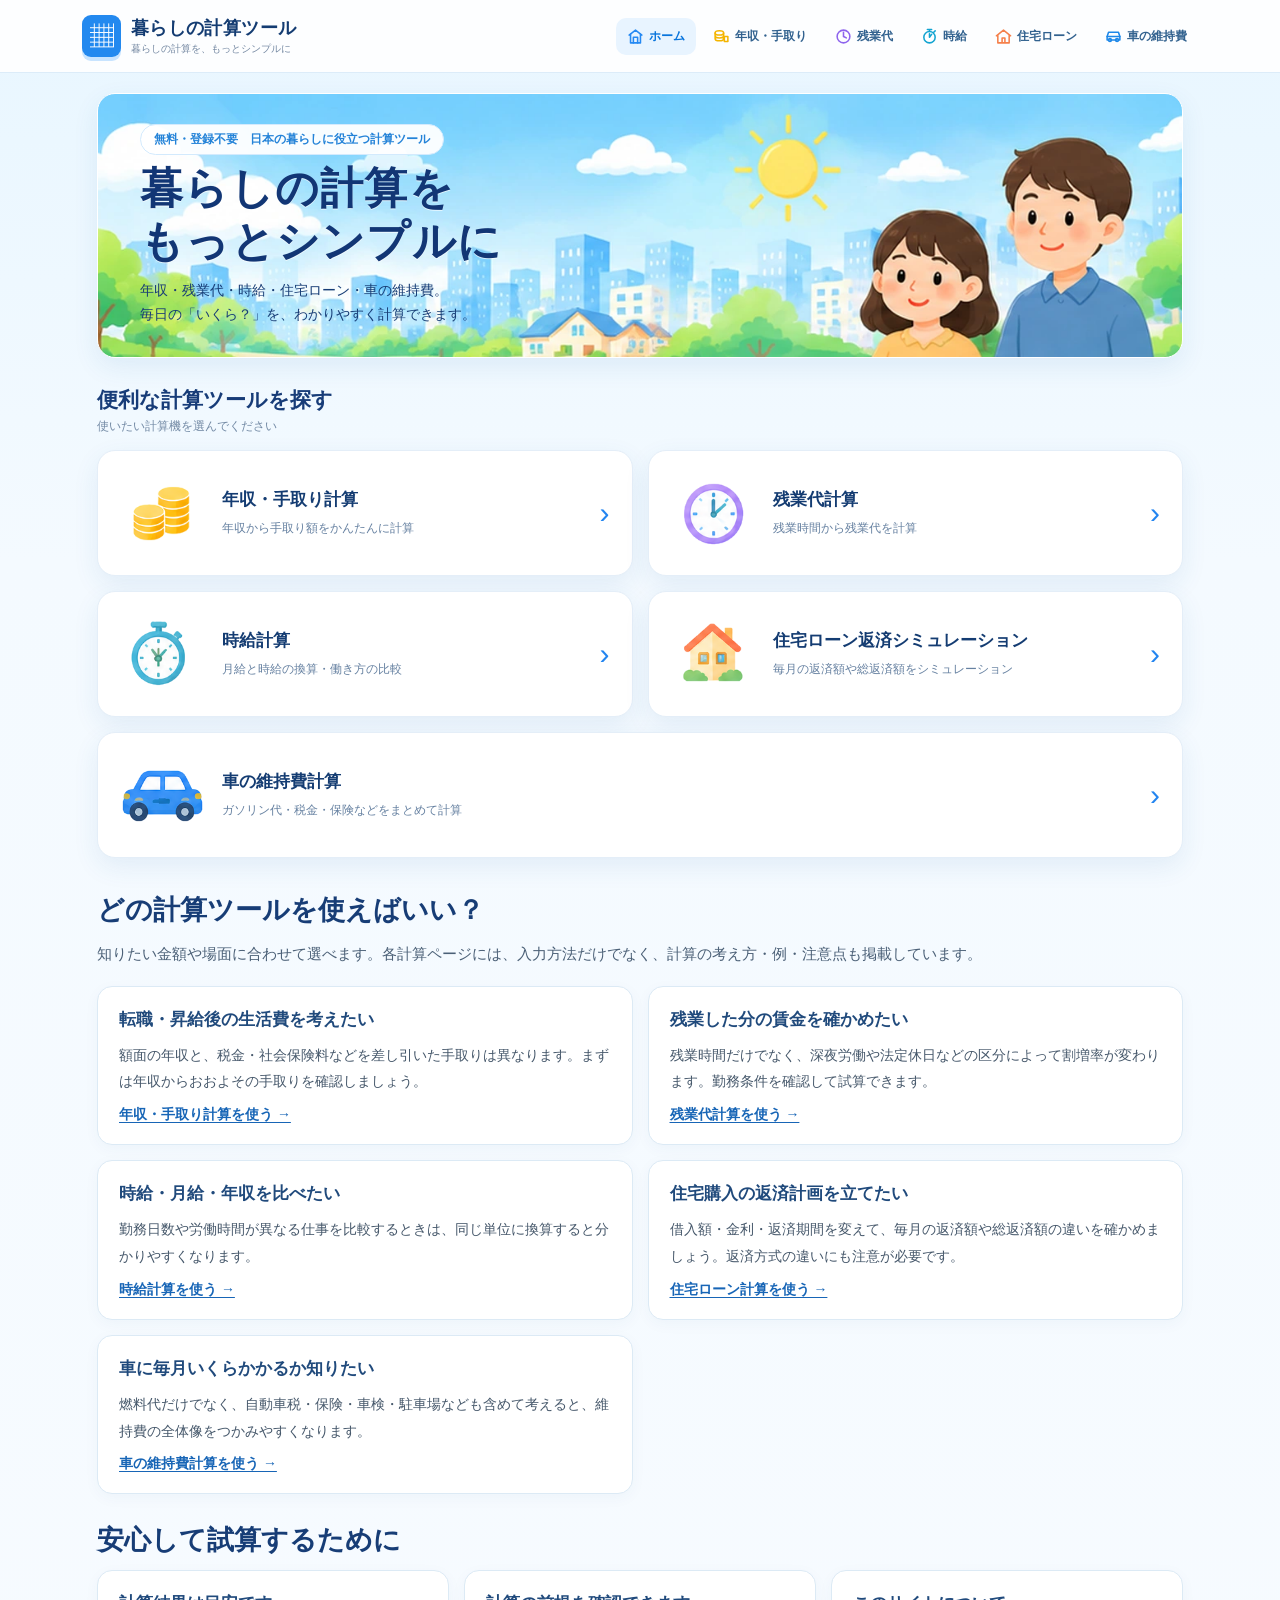
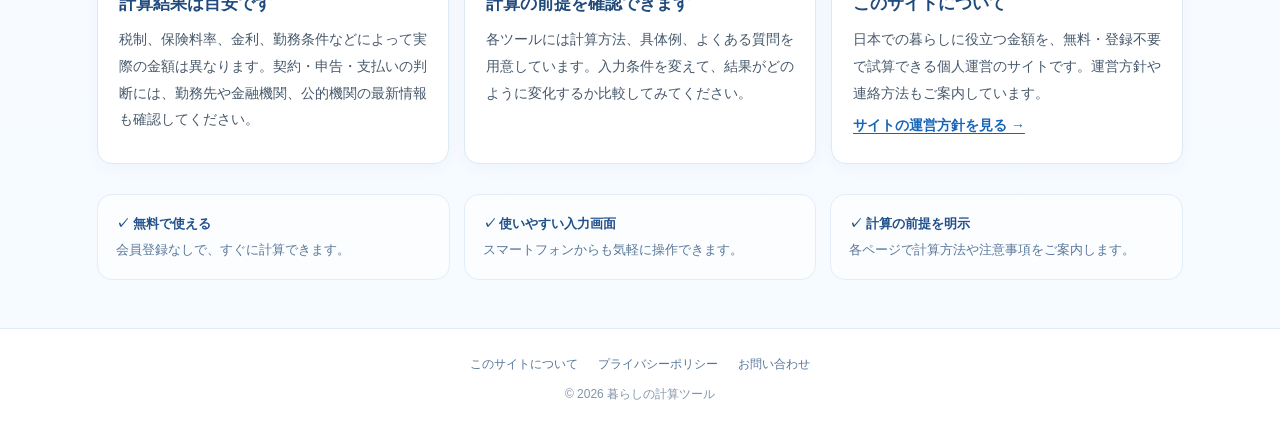
<file: index.html>
<!DOCTYPE html>

<html lang="ja"><head><meta content="ca-pub-7493976070389751" name="google-adsense-account"/><meta charset="utf-8"><meta content="width=device-width, initial-scale=1" name="viewport"/><title>暮らしの計算ツール｜年収・残業代・住宅ローンなど無料で計算</title><meta content="年収・手取り、残業代、時給、住宅ローン、車の維持費を無料で試算。暮らしに役立つ計算ツールをまとめました。登録不要でスマホからも使えます。" name="description"/><link href="./assets/a3.css" rel="stylesheet"/><link href="https://babydragon-zh.github.io/" rel="canonical"/><script type="application/ld+json">{"@context": "https://schema.org", "@type": "WebSite", "name": "暮らしの計算ツール", "url": "https://babydragon-zh.github.io/", "inLanguage": "ja"}</script></meta><style id="home-guide-style">.home-guide{margin:34px 0 28px}.home-guide h2{font-size:clamp(21px,2.4vw,27px);color:#173d76;margin:0 0 12px}.home-guide .guide-lead{line-height:1.9;color:#4b6077;margin:0 0 17px}.guide-grid{display:grid;grid-template-columns:repeat(2,minmax(0,1fr));gap:15px}.guide-card{border:1px solid #dceaf5;border-radius:15px;background:#fff;padding:20px 21px;box-shadow:0 4px 15px rgba(32,80,130,.04)}.guide-card h3{font-size:17px;color:#204a7c;margin:0 0 9px;line-height:1.55}.guide-card p{font-size:14px;color:#46586b;line-height:1.9;margin:0 0 10px}.guide-card a{font-size:14px;font-weight:700;color:#1765b6;text-decoration:underline;text-underline-offset:3px}.home-notes{margin-top:28px}.home-notes .guide-grid{grid-template-columns:repeat(3,minmax(0,1fr))}@media(max-width:720px){.guide-grid,.home-notes .guide-grid{grid-template-columns:1fr}.guide-card{padding:17px}.home-guide{margin:27px 0}}</style></head><body><header class="site-header"><div class="head-inner"><a class="brand" href="./index.html"><span class="brand-mark">▦</span><span><strong>暮らしの計算ツール</strong><small>暮らしの計算を、もっとシンプルに</small></span></a><nav aria-label="メインナビゲーション" class="nav"><a class="active" href="./index.html"><img alt="" aria-hidden="true" class="nav-icon" src="./assets/nav-home.svg"/>ホーム</a><a class="" href="./salary.html"><img alt="" aria-hidden="true" class="nav-icon" src="./assets/nav-salary.svg"/>年収・手取り</a><a class="" href="./overtime.html"><img alt="" aria-hidden="true" class="nav-icon" src="./assets/nav-overtime.svg"/>残業代</a><a class="" href="./hourly.html"><img alt="" aria-hidden="true" class="nav-icon" src="./assets/nav-hourly.svg"/>時給</a><a class="" href="./mortgage.html"><img alt="" aria-hidden="true" class="nav-icon" src="./assets/nav-mortgage.svg"/>住宅ローン</a><a class="" href="./car.html"><img alt="" aria-hidden="true" class="nav-icon" src="./assets/nav-car.svg"/>車の維持費</a></nav></div></header><main class="wrap"><section class="hero approved-art-hero approved-art-home"><div><span class="pill">無料・登録不要　日本の暮らしに役立つ計算ツール</span><h1>暮らしの計算を<br/>もっとシンプルに</h1><p>年収・残業代・時給・住宅ローン・車の維持費。<br/>毎日の「いくら？」を、わかりやすく計算できます。</p></div></section><h2 class="section-title">便利な計算ツールを探す<small>使いたい計算機を選んでください</small></h2><section aria-label="計算機一覧" class="tools"><a class="tool" href="./salary.html"><img alt="" aria-hidden="true" class="tool-icon" src="./assets/mockup-coins.png"/><span><strong>年収・手取り計算</strong><small>年収から手取り額をかんたんに計算</small></span><span aria-hidden="true" class="tool-arrow">›</span></a><a class="tool" href="./overtime.html"><img alt="" aria-hidden="true" class="tool-icon" src="./assets/mockup-clock.png"/><span><strong>残業代計算</strong><small>残業時間から残業代を計算</small></span><span aria-hidden="true" class="tool-arrow">›</span></a><a class="tool" href="./hourly.html"><img alt="" aria-hidden="true" class="tool-icon" src="./assets/mockup-hourly.png"/><span><strong>時給計算</strong><small>月給と時給の換算・働き方の比較</small></span><span aria-hidden="true" class="tool-arrow">›</span></a><a class="tool" href="./mortgage.html"><img alt="" aria-hidden="true" class="tool-icon" src="./assets/mockup-house.png"/><span><strong>住宅ローン返済シミュレーション</strong><small>毎月の返済額や総返済額をシミュレーション</small></span><span aria-hidden="true" class="tool-arrow">›</span></a><a class="tool tool-wide" href="./car.html"><img alt="" aria-hidden="true" class="tool-icon" src="./assets/mockup-car.png"/><span><strong>車の維持費計算</strong><small>ガソリン代・税金・保険などをまとめて計算</small></span><span aria-hidden="true" class="tool-arrow">›</span></a></section><section aria-labelledby="guide-title" class="home-guide">
<h2 id="guide-title">どの計算ツールを使えばいい？</h2>
<p class="guide-lead">知りたい金額や場面に合わせて選べます。各計算ページには、入力方法だけでなく、計算の考え方・例・注意点も掲載しています。</p>
<div class="guide-grid">
<article class="guide-card"><h3>転職・昇給後の生活費を考えたい</h3><p>額面の年収と、税金・社会保険料などを差し引いた手取りは異なります。まずは年収からおおよその手取りを確認しましょう。</p><a href="./salary.html">年収・手取り計算を使う →</a></article>
<article class="guide-card"><h3>残業した分の賃金を確かめたい</h3><p>残業時間だけでなく、深夜労働や法定休日などの区分によって割増率が変わります。勤務条件を確認して試算できます。</p><a href="./overtime.html">残業代計算を使う →</a></article>
<article class="guide-card"><h3>時給・月給・年収を比べたい</h3><p>勤務日数や労働時間が異なる仕事を比較するときは、同じ単位に換算すると分かりやすくなります。</p><a href="./hourly.html">時給計算を使う →</a></article>
<article class="guide-card"><h3>住宅購入の返済計画を立てたい</h3><p>借入額・金利・返済期間を変えて、毎月の返済額や総返済額の違いを確かめましょう。返済方式の違いにも注意が必要です。</p><a href="./mortgage.html">住宅ローン計算を使う →</a></article>
<article class="guide-card"><h3>車に毎月いくらかかるか知りたい</h3><p>燃料代だけでなく、自動車税・保険・車検・駐車場なども含めて考えると、維持費の全体像をつかみやすくなります。</p><a href="./car.html">車の維持費計算を使う →</a></article>
</div>
</section>
<section aria-labelledby="notes-title" class="home-guide home-notes"><h2 id="notes-title">安心して試算するために</h2><div class="guide-grid"><div class="guide-card"><h3>計算結果は目安です</h3><p>税制、保険料率、金利、勤務条件などによって実際の金額は異なります。契約・申告・支払いの判断には、勤務先や金融機関、公的機関の最新情報も確認してください。</p></div><div class="guide-card"><h3>計算の前提を確認できます</h3><p>各ツールには計算方法、具体例、よくある質問を用意しています。入力条件を変えて、結果がどのように変化するか比較してみてください。</p></div><div class="guide-card"><h3>このサイトについて</h3><p>日本での暮らしに役立つ金額を、無料・登録不要で試算できる個人運営のサイトです。運営方針や連絡方法もご案内しています。</p><a href="./about.html">サイトの運営方針を見る →</a></div></div></section>
<section class="info-strip"><div class="info-item"><strong>✓ 無料で使える</strong>会員登録なしで、すぐに計算できます。</div><div class="info-item"><strong>✓ 使いやすい入力画面</strong>スマートフォンからも気軽に操作できます。</div><div class="info-item"><strong>✓ 計算の前提を明示</strong>各ページで計算方法や注意事項をご案内します。</div></section></main><footer class="footer"><div><a href="./about.html">このサイトについて</a><a href="./privacy.html">プライバシーポリシー</a><a href="./contact.html">お問い合わせ</a></div><p>© 2026 暮らしの計算ツール</p></footer></body></html>
</file>
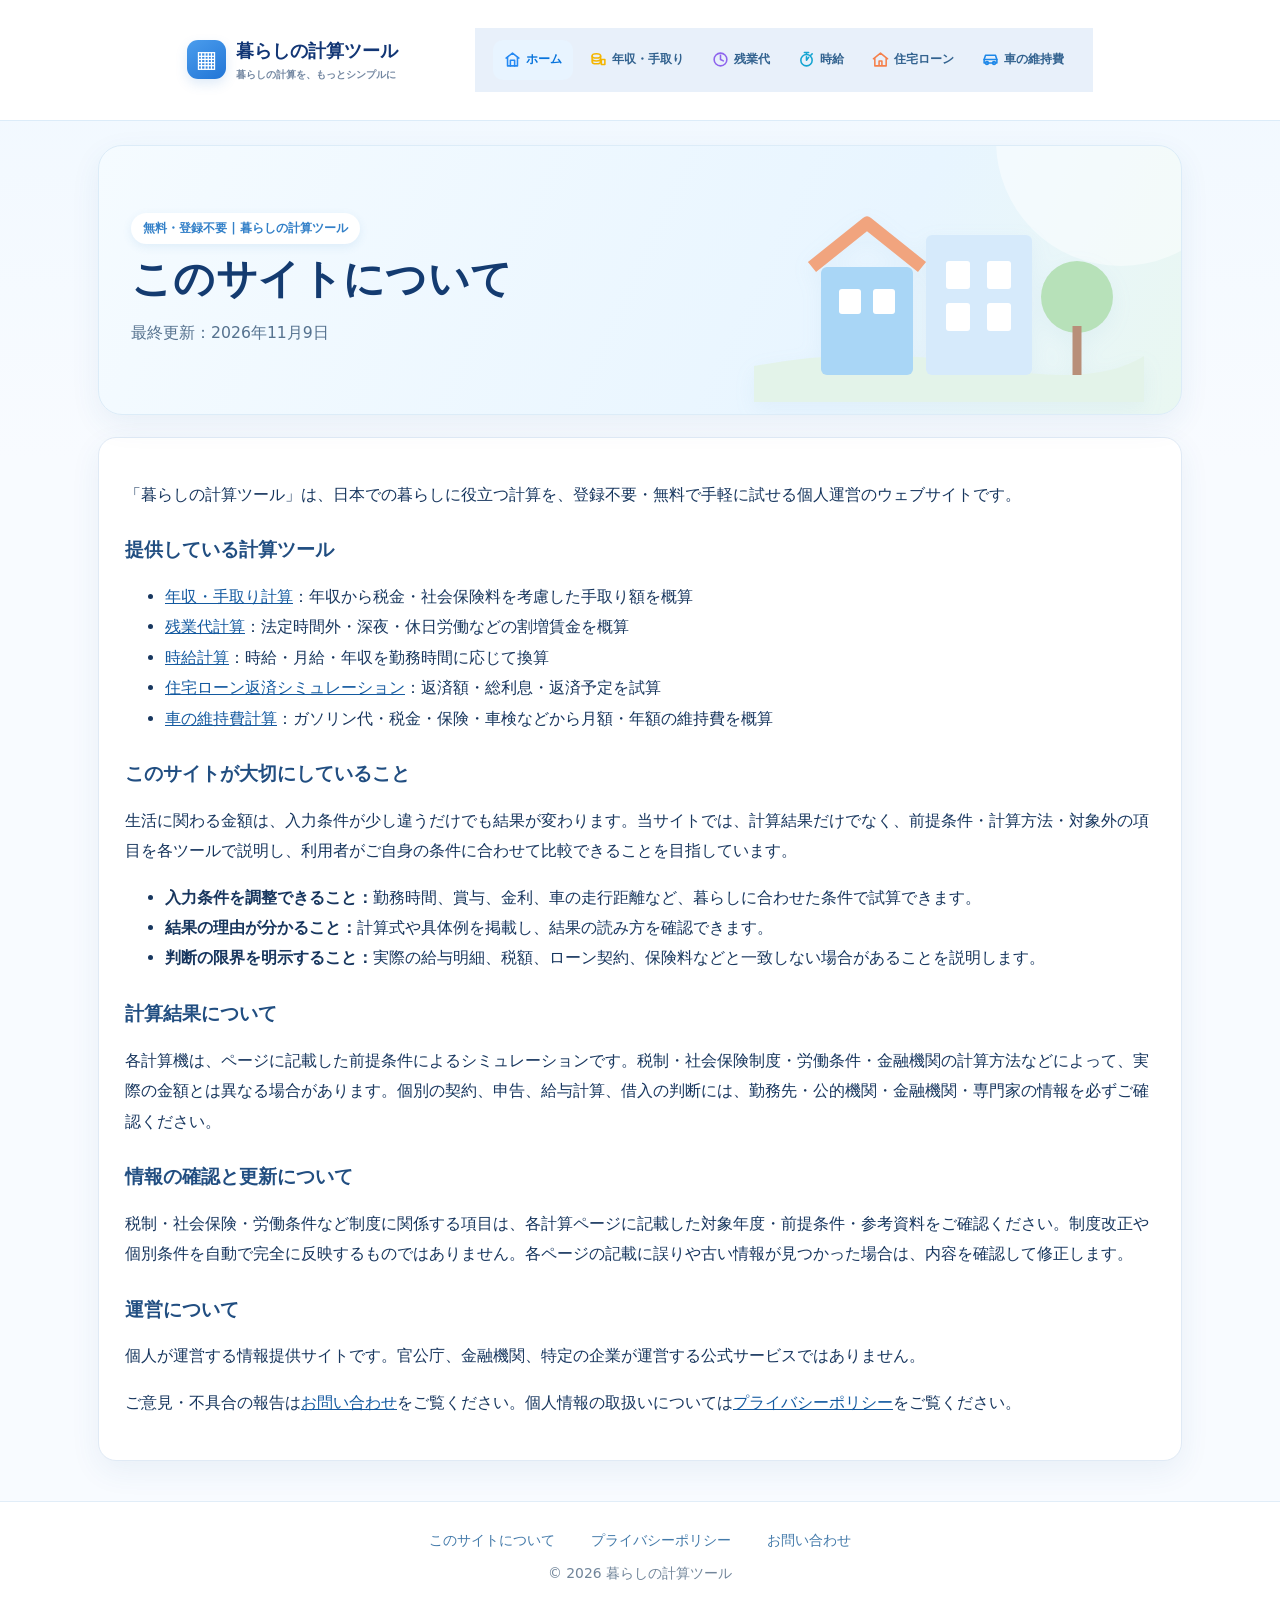
<file: about.html>
<!DOCTYPE html>

<html lang="ja"><head><meta name="google-adsense-account" content="ca-pub-7493976070389751"><meta charset="utf-8"/><meta content="width=device-width,initial-scale=1" name="viewport"/><meta content="暮らしの計算ツールの目的、提供する無料計算ツール、計算結果の注意点をご案内します。" name="description"/><meta content="index,follow" name="robots"/><link href="https://babydragon-zh.github.io/about.html" rel="canonical"/><title>このサイトについて | 暮らしの計算ツール</title><style>*{box-sizing:border-box}body{margin:0;background:#f4f7fb;color:#172b47;font-family:system-ui,-apple-system,"Hiragino Kaku Gothic ProN","Yu Gothic",sans-serif;line-height:1.8}header{background:#173f70;color:white;padding:16px max(18px,calc((100vw - 950px)/2));font-weight:750}header a{color:white;text-decoration:none}nav{background:#e8f0fa;padding:12px 18px;display:flex;flex-wrap:wrap;justify-content:center;gap:8px 20px}a{color:#145aa0}main{max-width:900px;margin:30px auto;padding:0 18px}h1{font-size:clamp(1.6rem,4vw,2rem);line-height:1.4}h2{font-size:1.17rem;margin-top:25px}.card{background:white;padding:26px;border:1px solid #dce5f0;border-radius:14px;margin:18px 0;box-shadow:0 3px 15px #16385e0b}p,li{line-height:1.9}.muted{color:#53677e;font-size:.92rem}.note{padding:12px 15px;border-left:4px solid #377cc1;background:#eef5fd}footer{text-align:center;color:#53677e;padding:22px 12px}footer a{margin:0 8px}a:focus-visible{outline:3px solid orange;outline-offset:2px}@media(max-width:600px){.card{padding:18px}nav{gap:6px 12px}}</style><style>
/* 2026 site-wide visual refresh: styles only, calculator JS untouched */
:root{--ui-ink:#17365e;--ui-blue:#2787e8;--ui-border:#e0eaf5;--ui-sky:#edf7ff;--ui-shadow:0 10px 30px rgba(43,99,153,.075)}
html{scroll-behavior:smooth}body{background:linear-gradient(180deg,#f0f8ff 0,#f8fbff 460px,#f8fbff 100%)!important;color:var(--ui-ink)!important;font-family:system-ui,-apple-system,"Hiragino Kaku Gothic ProN","Yu Gothic",Meiryo,sans-serif!important;line-height:1.65}*{box-sizing:border-box}
.site-top{background:rgba(255,255,255,.97)!important;border-bottom:1px solid #e1edf8!important;padding:0!important;color:var(--ui-ink)!important;box-shadow:0 3px 16px rgba(33,98,158,.04)}
.site-top .site-top-inner{max-width:1180px;margin:auto;padding:12px 20px;display:flex;align-items:center;justify-content:space-between;gap:15px;flex-wrap:wrap}
.site-brand{display:flex;align-items:center;gap:10px;text-decoration:none!important;color:#17518c!important;font-size:1.18rem;font-weight:800;line-height:1.25}.brand-mark{display:grid;place-items:center;width:39px;height:39px;border-radius:11px;background:linear-gradient(145deg,#4b9ded,#2175d6);color:white;font-size:23px;box-shadow:0 5px 12px #448bd42b}.brand-sub{display:block;font-size:.67rem;color:#7d91a9;font-weight:500;margin-top:2px}
.site-nav{background:#fff!important;border-bottom:1px solid #e5edf6!important;padding:0!important;text-align:left!important}.site-nav-inner{max-width:1180px;margin:auto;padding:8px 18px;display:flex;gap:5px;align-items:center;flex-wrap:wrap;justify-content:center}.site-nav a{display:inline-flex;align-items:center;gap:5px;padding:9px 12px!important;border-radius:10px;color:#526d8b!important;text-decoration:none!important;font-size:.88rem;font-weight:700;white-space:nowrap}.site-nav a:hover,.site-nav a[aria-current="page"]{background:#eaf4ff;color:#1874d0!important}.nav-emoji{font-size:1.1rem;line-height:1}
main{max-width:1120px!important;margin:24px auto 40px!important;padding:0 18px!important}
.ui-hero{position:relative;overflow:hidden;display:grid;grid-template-columns:minmax(0,1.2fr) minmax(245px,.8fr);align-items:center;gap:16px;background:linear-gradient(115deg,#f5fbff,#e8f5ff 70%,#e9f7f1);border:1px solid #dcecf8;border-radius:24px;padding:26px 32px 12px;margin:0 0 22px;box-shadow:var(--ui-shadow)}
.ui-hero:before{content:"";position:absolute;width:250px;height:250px;border-radius:50%;background:#ffffff70;right:-65px;top:-130px}.ui-hero h1{font-size:clamp(1.65rem,3.3vw,2.55rem)!important;color:#143b70!important;letter-spacing:.01em;line-height:1.4;margin:7px 0 10px!important}.ui-hero p{font-size:.98rem!important;color:#55728f!important;line-height:1.85;margin:0 0 14px}.ui-eyebrow{display:inline-block;background:#fff;color:#3380c8;font-weight:750;font-size:.78rem;padding:5px 12px;border-radius:99px;box-shadow:0 3px 10px #438ac91c}.ui-art{width:100%;max-width:390px;justify-self:center;position:relative;z-index:1}.ui-art svg{width:100%;height:auto;display:block;filter:drop-shadow(0 7px 10px #6da5cf14)}
.ui-links{display:grid;grid-template-columns:repeat(2,minmax(0,1fr));gap:14px;margin:0 0 24px}.ui-link{display:flex;align-items:center;gap:15px;text-decoration:none!important;background:white;border:1px solid #e2ecf7;border-radius:17px;padding:16px 18px;box-shadow:var(--ui-shadow);color:#1c4775!important;transition:transform .18s,box-shadow .18s}.ui-link:hover{transform:translateY(-3px);box-shadow:0 14px 26px #4d87c01c}.ui-link .ui-link-icon{width:53px;height:53px;border-radius:15px;background:#eaf5ff;display:grid;place-items:center;font-size:1.9rem;flex-shrink:0}.ui-link strong{display:block;font-size:1.05rem}.ui-link small{display:block;color:#748ca4;font-size:.8rem;margin-top:3px}.ui-link .ui-arrow{margin-left:auto;color:#2787e8;font-size:1.4rem}
.ui-section-label{margin:28px 0 13px;font-size:1.22rem;color:#204f81}.ui-divider{border:0;border-top:1px solid #e3edf8;margin:22px 0}
main .card,main .panel,main section.panel,main #result,main #results{border:1px solid var(--ui-border)!important;border-radius:18px!important;box-shadow:var(--ui-shadow)!important;background:#fff!important}main .card,main .panel{padding:clamp(17px,2.8vw,26px)!important}main h2{color:#214e81!important}main input,main select,main textarea{border:1px solid #cbdced!important;border-radius:9px!important;max-width:100%}main input:focus,main select:focus{outline:2px solid #65a8ed!important;outline-offset:1px}main button,main button[type="submit"]{border-radius:11px!important;background:#2987e6!important;color:white!important;box-shadow:0 4px 10px #2d80cf20}main button.secondary,main button[type="reset"]{background:#e9f3fd!important;color:#205789!important}main .hero{background:#eef7ff!important;border-radius:14px!important}main .metric,main .total-box,main .highlight{border-radius:13px!important}main .pill{background:#e9f5ff!important;color:#2776bd!important}main .info,main .warning{border-radius:11px!important}
.site-footer{margin-top:30px;background:#fff!important;border-top:1px solid #e1edf8!important;text-align:center!important;padding:27px 18px!important;color:#71859a!important;font-size:.87rem}.site-footer a{color:#437aaa!important;text-decoration:none}.site-footer a:hover{text-decoration:underline}.site-footer-links{display:flex;flex-wrap:wrap;justify-content:center;gap:8px 20px;margin-bottom:10px}
@media(max-width:720px){.site-top .site-top-inner{padding:10px 15px;justify-content:center}.site-nav-inner{flex-wrap:nowrap;justify-content:flex-start;overflow-x:auto;padding:8px 12px;-webkit-overflow-scrolling:touch}.site-nav a{font-size:.79rem;padding:8px 10px!important}.ui-hero{grid-template-columns:1fr;padding:20px 20px 4px;gap:0}.ui-hero h1{font-size:1.72rem!important}.ui-art{max-width:285px}.ui-links{grid-template-columns:1fr;gap:10px}.ui-link{padding:13px 15px}main{margin-top:16px!important;padding:0 13px!important}main .card,main .panel{padding:17px!important}}
@media(prefers-reduced-motion:reduce){html{scroll-behavior:auto}.ui-link{transition:none}}
</style><style>/* Consistent release navigation */ .site-header{background:#fff;border-bottom:1px solid #dcecf9}.head-inner{max-width:1160px;margin:auto;min-height:72px;padding:12px 22px;display:flex;align-items:center;justify-content:space-between;gap:20px}.brand{display:flex;align-items:center;gap:10px;text-decoration:none;color:#123675;white-space:nowrap}.brand strong{display:block;font-size:18px}.brand small{display:block;font-size:10px;color:#7387a1;margin-top:2px}.nav{display:flex;align-items:center;gap:6px;flex-wrap:wrap}.nav a{display:inline-flex;align-items:center;gap:5px;padding:10px 11px;border-radius:10px;text-decoration:none;color:#32628f;font-weight:700;font-size:12px;white-space:nowrap}.nav a.active,.nav a:hover{background:#e8f4ff;color:#0874dc}.nav-icon{width:17px;height:17px;display:block;flex-shrink:0}@media(max-width:800px){.head-inner{display:block}.nav{margin-top:12px}}</style></head><body><header class="site-header"><div class="head-inner"><a class="brand" href="./index.html"><span class="brand-mark">▦</span><span><strong>暮らしの計算ツール</strong><small>暮らしの計算を、もっとシンプルに</small></span></a><nav aria-label="メインナビゲーション" class="nav"><a class="active" href="./index.html"><img alt="" aria-hidden="true" class="nav-icon" src="./assets/nav-home.svg"/>ホーム</a><a class="" href="./salary.html"><img alt="" aria-hidden="true" class="nav-icon" src="./assets/nav-salary.svg"/>年収・手取り</a><a class="" href="./overtime.html"><img alt="" aria-hidden="true" class="nav-icon" src="./assets/nav-overtime.svg"/>残業代</a><a class="" href="./hourly.html"><img alt="" aria-hidden="true" class="nav-icon" src="./assets/nav-hourly.svg"/>時給</a><a class="" href="./mortgage.html"><img alt="" aria-hidden="true" class="nav-icon" src="./assets/nav-mortgage.svg"/>住宅ローン</a><a class="" href="./car.html"><img alt="" aria-hidden="true" class="nav-icon" src="./assets/nav-car.svg"/>車の維持費</a></nav></div></header><main><section aria-label="ページの紹介" class="ui-hero"><div><span class="ui-eyebrow">無料・登録不要  |  暮らしの計算ツール</span><h1>このサイトについて</h1><p class="muted">最終更新：2026年11月9日</p></div><div class="ui-art"><svg aria-label="街並みと暮らしのイラスト" role="img" viewbox="0 0 390 230"><path d="M0 194q120-22 230 0t160-10v46H0Z" fill="#e3f3e9"></path><rect fill="#a9d6f6" height="108" rx="6" width="92" x="67" y="95"></rect><rect fill="#d6eafb" height="140" rx="6" width="106" x="172" y="63"></rect><path d="M58 95 113 51l55 44" fill="none" stroke="#f1a47e" stroke-linejoin="round" stroke-width="13"></path><g fill="white"><rect height="25" rx="3" width="22" x="85" y="117"></rect><rect height="25" rx="3" width="22" x="119" y="117"></rect><rect height="28" rx="3" width="24" x="192" y="89"></rect><rect height="28" rx="3" width="24" x="233" y="89"></rect><rect height="28" rx="3" width="24" x="192" y="131"></rect><rect height="28" rx="3" width="24" x="233" y="131"></rect></g><circle cx="323" cy="125" fill="#b7e1b9" r="36"></circle><path d="M323 154v49" stroke="#b88f79" stroke-width="9"></path></svg></div></section><div class="card"><p>「暮らしの計算ツール」は、日本での暮らしに役立つ計算を、登録不要・無料で手軽に試せる個人運営のウェブサイトです。</p><h2>提供している計算ツール</h2><ul><li><a href="./salary.html">年収・手取り計算</a>：年収から税金・社会保険料を考慮した手取り額を概算</li><li><a href="./overtime.html">残業代計算</a>：法定時間外・深夜・休日労働などの割増賃金を概算</li><li><a href="./hourly.html">時給計算</a>：時給・月給・年収を勤務時間に応じて換算</li><li><a href="./mortgage.html">住宅ローン返済シミュレーション</a>：返済額・総利息・返済予定を試算</li><li><a href="./car.html">車の維持費計算</a>：ガソリン代・税金・保険・車検などから月額・年額の維持費を概算</li></ul><h2>このサイトが大切にしていること</h2><p>生活に関わる金額は、入力条件が少し違うだけでも結果が変わります。当サイトでは、計算結果だけでなく、前提条件・計算方法・対象外の項目を各ツールで説明し、利用者がご自身の条件に合わせて比較できることを目指しています。</p><ul><li><strong>入力条件を調整できること：</strong>勤務時間、賞与、金利、車の走行距離など、暮らしに合わせた条件で試算できます。</li><li><strong>結果の理由が分かること：</strong>計算式や具体例を掲載し、結果の読み方を確認できます。</li><li><strong>判断の限界を明示すること：</strong>実際の給与明細、税額、ローン契約、保険料などと一致しない場合があることを説明します。</li></ul><h2>計算結果について</h2><p>各計算機は、ページに記載した前提条件によるシミュレーションです。税制・社会保険制度・労働条件・金融機関の計算方法などによって、実際の金額とは異なる場合があります。個別の契約、申告、給与計算、借入の判断には、勤務先・公的機関・金融機関・専門家の情報を必ずご確認ください。</p><h2>情報の確認と更新について</h2><p>税制・社会保険・労働条件など制度に関係する項目は、各計算ページに記載した対象年度・前提条件・参考資料をご確認ください。制度改正や個別条件を自動で完全に反映するものではありません。各ページの記載に誤りや古い情報が見つかった場合は、内容を確認して修正します。</p><h2>運営について</h2><p>個人が運営する情報提供サイトです。官公庁、金融機関、特定の企業が運営する公式サービスではありません。</p><p>ご意見・不具合の報告は<a href="./contact.html">お問い合わせ</a>をご覧ください。個人情報の取扱いについては<a href="./privacy.html">プライバシーポリシー</a>をご覧ください。</p></div></main><footer class="site-footer"><div class="site-footer-links"><a href="./about.html">このサイトについて</a><a href="./privacy.html">プライバシーポリシー</a><a href="./contact.html">お問い合わせ</a></div><div>© 2026 暮らしの計算ツール</div></footer></body></html>
</file>
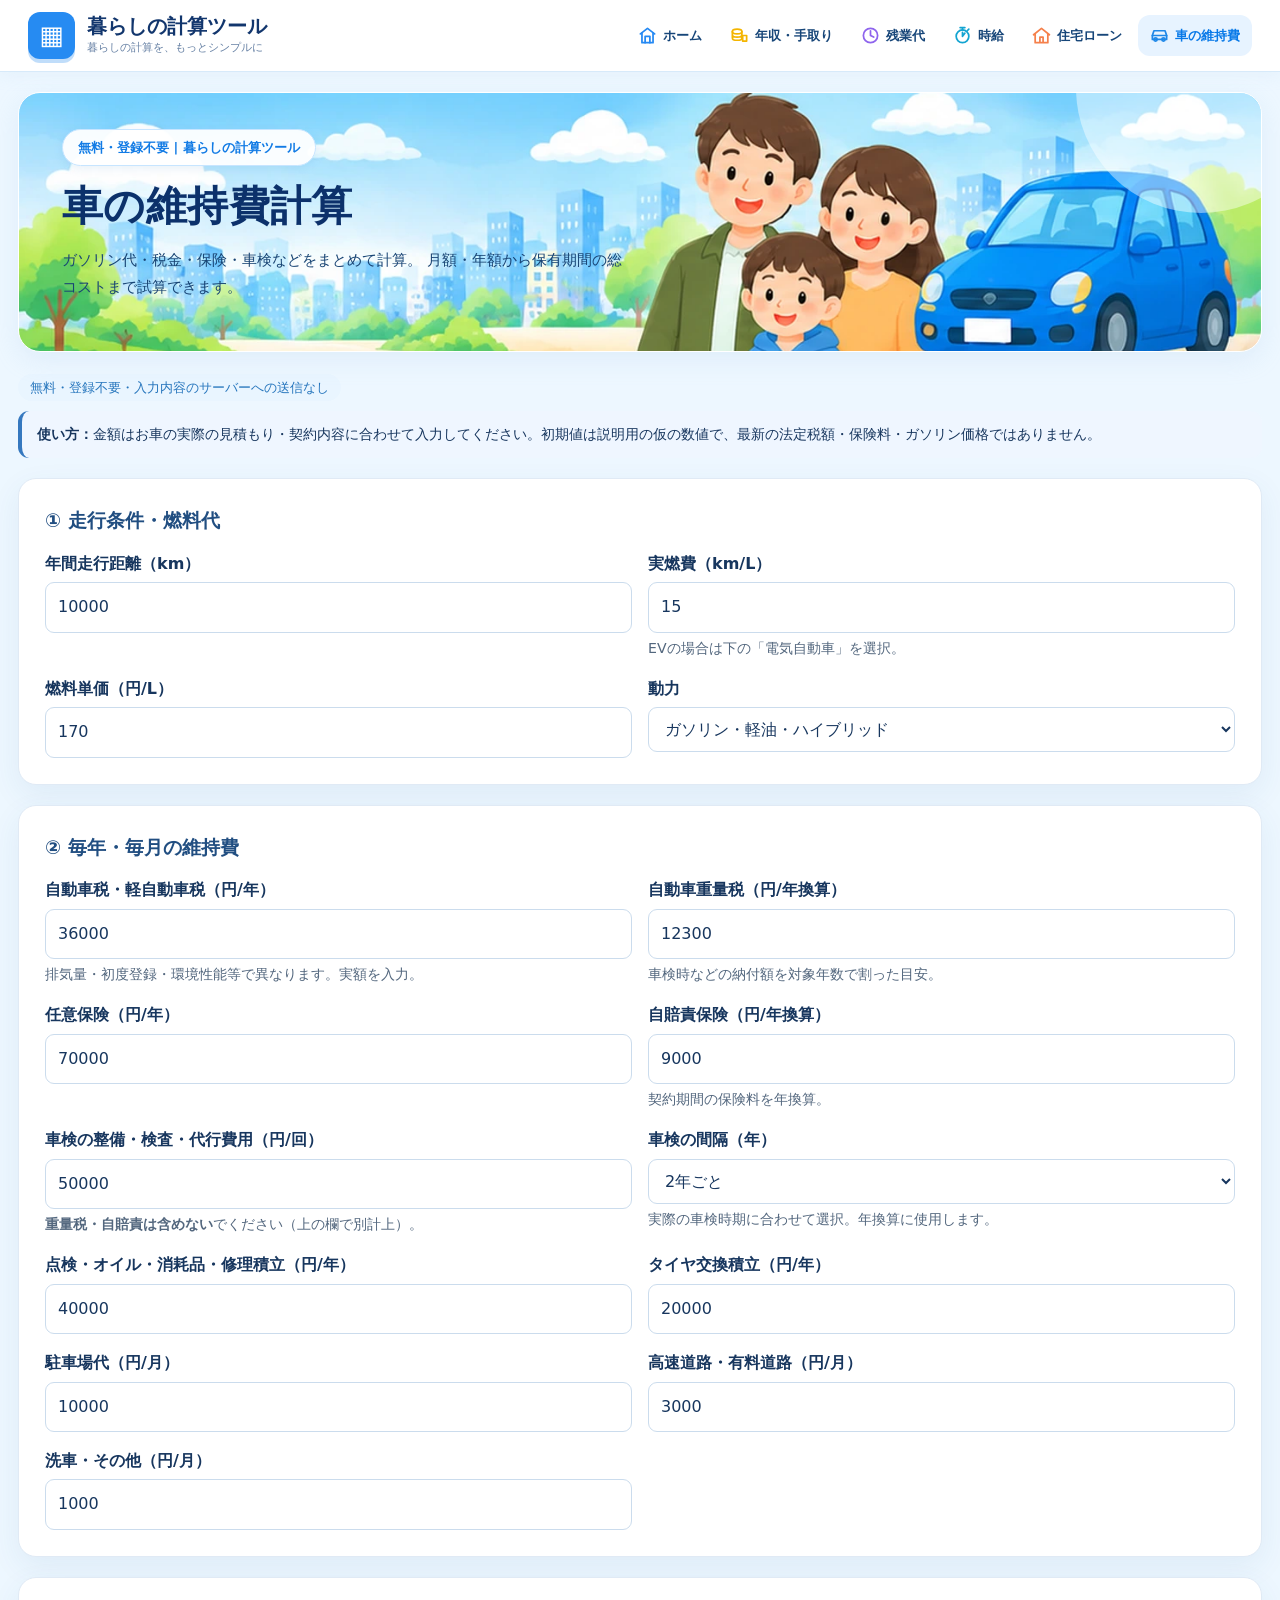
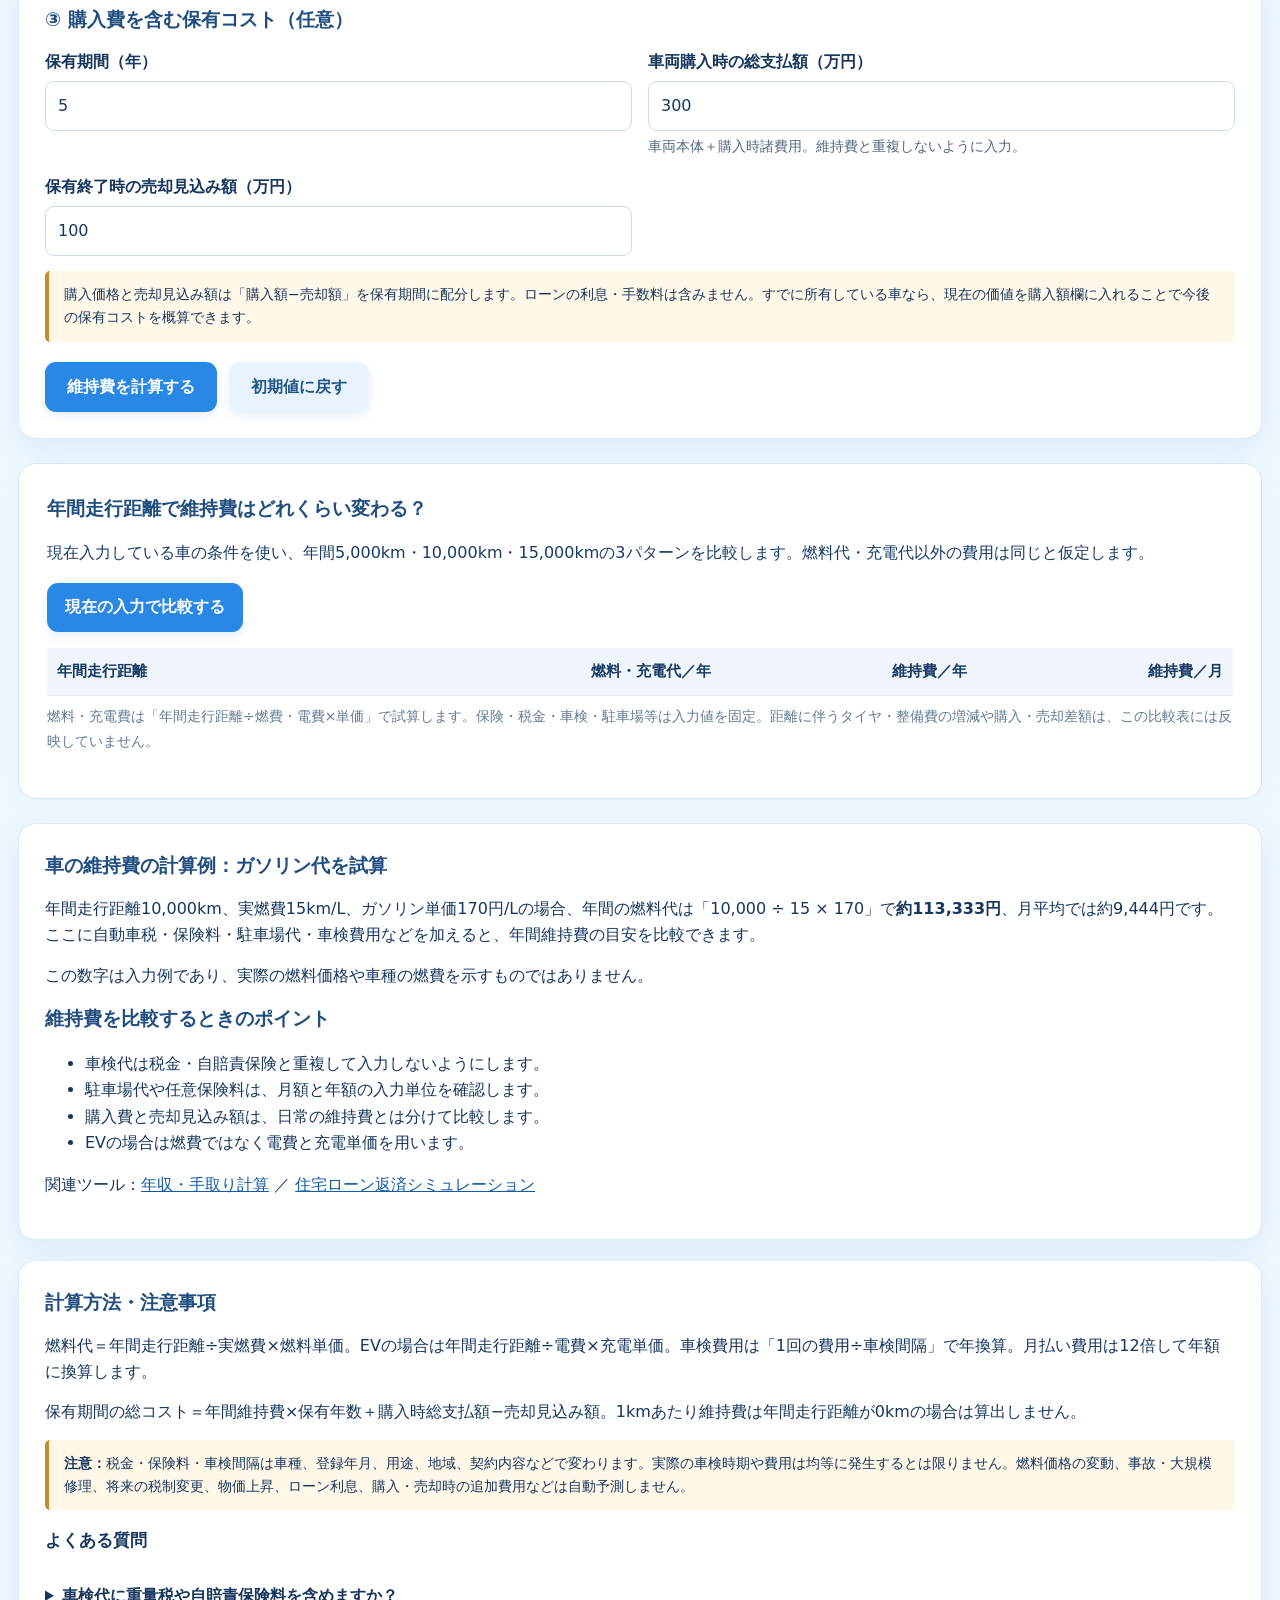
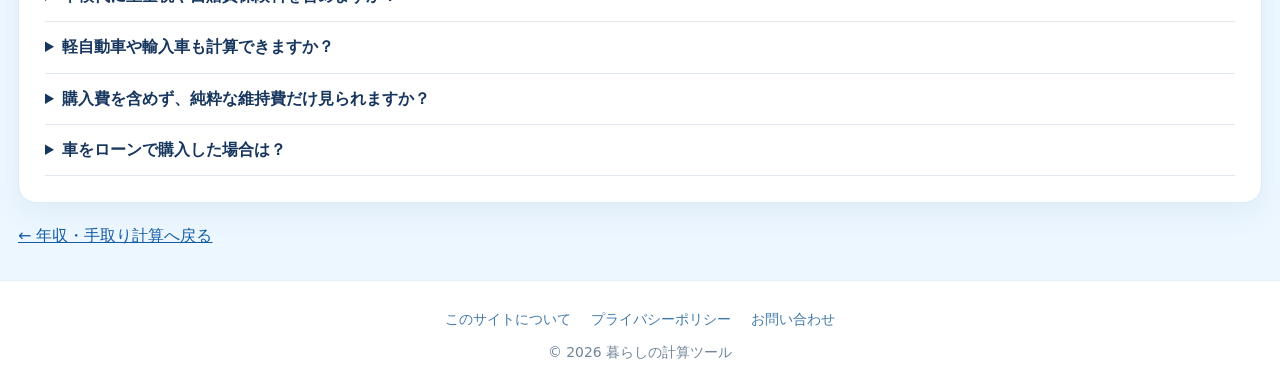
<file: car.html>
<!DOCTYPE html>

<html lang="ja"><head><meta name="google-adsense-account" content="ca-pub-7493976070389751"><meta charset="utf-8"/><meta content="width=device-width,initial-scale=1" name="viewport"/>
<meta content="車の維持費を無料で試算。ガソリン代、税金、保険などの費用を入力して年間・月額の目安を確認できます。" name="description"/>
<meta content="index,follow" name="robots"/><link href="https://babydragon-zh.github.io/car.html" rel="canonical"/>
<title>車の維持費計算｜年間・月額コストを無料で試算 - 暮らしの計算ツール</title>
<style>
:root{font-family:system-ui,-apple-system,"Hiragino Kaku Gothic ProN","Yu Gothic",Meiryo,sans-serif;color:#172b47;background:#f3f6fb}*{box-sizing:border-box}body{margin:0;line-height:1.65}a{color:#135ca5}header{background:#173f70;color:#fff}header .wrap{max-width:1050px;margin:auto;padding:16px 18px;font-weight:750}header a{color:white;text-decoration:none}nav{background:#e7eff9;border-bottom:1px solid #ccd9e8}nav .wrap{max-width:1050px;margin:auto;padding:11px 18px;display:flex;flex-wrap:wrap;gap:12px 22px}nav a{font-weight:650}nav a[aria-current="page"]{color:#173f70;text-decoration:none}main{max-width:1050px;margin:28px auto;padding:0 16px}h1{font-size:clamp(1.5rem,3.5vw,2.1rem);margin:0 0 10px}h2{font-size:1.2rem;margin:0 0 14px}h3{font-size:1.04rem}p{margin:8px 0 14px}.muted,.hint{color:#53677e}.small,.hint{font-size:.88rem}.pill{display:inline-block;background:#e6effa;color:#225080;border-radius:25px;padding:3px 12px;font-size:.8rem;margin-bottom:10px}.panel{background:white;border:1px solid #dce5f0;border-radius:14px;padding:24px;margin:20px 0;box-shadow:0 3px 15px #16385e0b}.grid{display:grid;grid-template-columns:repeat(2,minmax(0,1fr));gap:16px}.field label{display:block;font-weight:700;margin-bottom:5px}.field input,.field select{width:100%;border:1px solid #95aac3;border-radius:8px;padding:11px 12px;font:inherit;background:#fff;color:inherit}.hint{margin:4px 0 0}.info{background:#eff6ff;border-left:4px solid #3578bf;padding:12px 15px;border-radius:5px}.note{background:#fff7e7;border-left:4px solid #c78d26;padding:12px 15px;border-radius:5px}.actions{display:flex;flex-wrap:wrap;gap:12px;margin-top:20px}button{font:inherit;font-weight:700;border:0;border-radius:9px;background:#1267b4;color:#fff;padding:12px 22px;cursor:pointer}button.secondary{background:#e5eef8;color:#21466e}button:focus-visible,input:focus-visible,a:focus-visible{outline:3px solid #f0a629;outline-offset:2px}.error{color:#ae201c;font-weight:700}.error:empty{display:none}.metrics{display:grid;grid-template-columns:repeat(3,minmax(0,1fr));gap:12px}.metric{background:#eff5fd;border-radius:10px;padding:16px}.metric strong{display:block;font-size:clamp(1.25rem,3vw,1.7rem);color:#135aa1;overflow-wrap:anywhere}.table-wrap{overflow-x:auto}table{border-collapse:collapse;width:100%}th,td{padding:10px;border-bottom:1px solid #e2e9f1;text-align:right}th:first-child,td:first-child{text-align:left}th{background:#eff5fb}details{border-bottom:1px solid #e1e8f1;padding:12px 0}summary{cursor:pointer;font-weight:700}footer{text-align:center;padding:25px;color:#60748a}#result[hidden]{display:none}.bar{display:flex;height:26px;border-radius:6px;overflow:hidden;background:#e3eaf3}.bar>span{min-width:0}.legend{display:flex;flex-wrap:wrap;gap:10px 18px;margin-top:12px}.dot{display:inline-block;width:10px;height:10px;border-radius:2px;margin-right:6px}@media(max-width:650px){main{margin:18px auto}.panel{padding:17px}.grid,.metrics{grid-template-columns:1fr}nav .wrap{gap:8px 15px}}
</style><style>
/* 2026 site-wide visual refresh: styles only, calculator JS untouched */
:root{--ui-ink:#17365e;--ui-blue:#2787e8;--ui-border:#e0eaf5;--ui-sky:#edf7ff;--ui-shadow:0 10px 30px rgba(43,99,153,.075)}
html{scroll-behavior:smooth}body{background:linear-gradient(180deg,#f0f8ff 0,#f8fbff 460px,#f8fbff 100%)!important;color:var(--ui-ink)!important;font-family:system-ui,-apple-system,"Hiragino Kaku Gothic ProN","Yu Gothic",Meiryo,sans-serif!important;line-height:1.65}*{box-sizing:border-box}
.site-top{background:rgba(255,255,255,.97)!important;border-bottom:1px solid #e1edf8!important;padding:0!important;color:var(--ui-ink)!important;box-shadow:0 3px 16px rgba(33,98,158,.04)}
.site-top .site-top-inner{max-width:1180px;margin:auto;padding:12px 20px;display:flex;align-items:center;justify-content:space-between;gap:15px;flex-wrap:wrap}
.site-brand{display:flex;align-items:center;gap:10px;text-decoration:none!important;color:#17518c!important;font-size:1.18rem;font-weight:800;line-height:1.25}.brand-mark{display:grid;place-items:center;width:39px;height:39px;border-radius:11px;background:linear-gradient(145deg,#4b9ded,#2175d6);color:white;font-size:23px;box-shadow:0 5px 12px #448bd42b}.brand-sub{display:block;font-size:.67rem;color:#7d91a9;font-weight:500;margin-top:2px}
.site-nav{background:#fff!important;border-bottom:1px solid #e5edf6!important;padding:0!important;text-align:left!important}.site-nav-inner{max-width:1180px;margin:auto;padding:8px 18px;display:flex;gap:5px;align-items:center;flex-wrap:wrap;justify-content:center}.site-nav a{display:inline-flex;align-items:center;gap:5px;padding:9px 12px!important;border-radius:10px;color:#526d8b!important;text-decoration:none!important;font-size:.88rem;font-weight:700;white-space:nowrap}.site-nav a:hover,.site-nav a[aria-current="page"]{background:#eaf4ff;color:#1874d0!important}.nav-emoji{font-size:1.1rem;line-height:1}
main{max-width:1120px!important;margin:24px auto 40px!important;padding:0 18px!important}
.ui-hero{position:relative;overflow:hidden;display:grid;grid-template-columns:minmax(0,1.2fr) minmax(245px,.8fr);align-items:center;gap:16px;background:linear-gradient(115deg,#f5fbff,#e8f5ff 70%,#e9f7f1);border:1px solid #dcecf8;border-radius:24px;padding:26px 32px 12px;margin:0 0 22px;box-shadow:var(--ui-shadow)}
.ui-hero:before{content:"";position:absolute;width:250px;height:250px;border-radius:50%;background:#ffffff70;right:-65px;top:-130px}.ui-hero h1{font-size:clamp(1.65rem,3.3vw,2.55rem)!important;color:#143b70!important;letter-spacing:.01em;line-height:1.4;margin:7px 0 10px!important}.ui-hero p{font-size:.98rem!important;color:#55728f!important;line-height:1.85;margin:0 0 14px}.ui-eyebrow{display:inline-block;background:#fff;color:#3380c8;font-weight:750;font-size:.78rem;padding:5px 12px;border-radius:99px;box-shadow:0 3px 10px #438ac91c}.ui-art{width:100%;max-width:390px;justify-self:center;position:relative;z-index:1}.ui-art svg{width:100%;height:auto;display:block;filter:drop-shadow(0 7px 10px #6da5cf14)}
.ui-links{display:grid;grid-template-columns:repeat(2,minmax(0,1fr));gap:14px;margin:0 0 24px}.ui-link{display:flex;align-items:center;gap:15px;text-decoration:none!important;background:white;border:1px solid #e2ecf7;border-radius:17px;padding:16px 18px;box-shadow:var(--ui-shadow);color:#1c4775!important;transition:transform .18s,box-shadow .18s}.ui-link:hover{transform:translateY(-3px);box-shadow:0 14px 26px #4d87c01c}.ui-link .ui-link-icon{width:53px;height:53px;border-radius:15px;background:#eaf5ff;display:grid;place-items:center;font-size:1.9rem;flex-shrink:0}.ui-link strong{display:block;font-size:1.05rem}.ui-link small{display:block;color:#748ca4;font-size:.8rem;margin-top:3px}.ui-link .ui-arrow{margin-left:auto;color:#2787e8;font-size:1.4rem}
.ui-section-label{margin:28px 0 13px;font-size:1.22rem;color:#204f81}.ui-divider{border:0;border-top:1px solid #e3edf8;margin:22px 0}
main .card,main .panel,main section.panel,main #result,main #results{border:1px solid var(--ui-border)!important;border-radius:18px!important;box-shadow:var(--ui-shadow)!important;background:#fff!important}main .card,main .panel{padding:clamp(17px,2.8vw,26px)!important}main h2{color:#214e81!important}main input,main select,main textarea{border:1px solid #cbdced!important;border-radius:9px!important;max-width:100%}main input:focus,main select:focus{outline:2px solid #65a8ed!important;outline-offset:1px}main button,main button[type="submit"]{border-radius:11px!important;background:#2987e6!important;color:white!important;box-shadow:0 4px 10px #2d80cf20}main button.secondary,main button[type="reset"]{background:#e9f3fd!important;color:#205789!important}main .hero{background:#eef7ff!important;border-radius:14px!important}main .metric,main .total-box,main .highlight{border-radius:13px!important}main .pill{background:#e9f5ff!important;color:#2776bd!important}main .info,main .warning{border-radius:11px!important}
.site-footer{margin-top:30px;background:#fff!important;border-top:1px solid #e1edf8!important;text-align:center!important;padding:27px 18px!important;color:#71859a!important;font-size:.87rem}.site-footer a{color:#437aaa!important;text-decoration:none}.site-footer a:hover{text-decoration:underline}.site-footer-links{display:flex;flex-wrap:wrap;justify-content:center;gap:8px 20px;margin-bottom:10px}
@media(max-width:720px){.site-top .site-top-inner{padding:10px 15px;justify-content:center}.site-nav-inner{flex-wrap:nowrap;justify-content:flex-start;overflow-x:auto;padding:8px 12px;-webkit-overflow-scrolling:touch}.site-nav a{font-size:.79rem;padding:8px 10px!important}.ui-hero{grid-template-columns:1fr;padding:20px 20px 4px;gap:0}.ui-hero h1{font-size:1.72rem!important}.ui-art{max-width:285px}.ui-links{grid-template-columns:1fr;gap:10px}.ui-link{padding:13px 15px}main{margin-top:16px!important;padding:0 13px!important}main .card,main .panel{padding:17px!important}}
@media(prefers-reduced-motion:reduce){html{scroll-behavior:auto}.ui-link{transition:none}}
</style><style>
/* Shared A3 illustration system, scoped to prevent calculator style regressions */
body{background:#edf7ff!important;color:#14366c}
.site-header{position:relative!important;background:#fff!important;color:#12366d!important;border-bottom:1px solid #d7eafa!important;box-shadow:0 2px 15px #c9e1f144!important}
.site-header .head-inner{max-width:1440px;margin:auto;padding:12px 28px;display:flex;align-items:center;justify-content:space-between;gap:18px;flex-wrap:wrap}
.site-header .brand{display:flex;align-items:center;gap:12px;color:#12366d!important;text-decoration:none!important;font-weight:700}
.site-header .brand-mark{width:47px;height:47px;background:#268bf2;border-radius:12px;display:grid;place-items:center;color:white;font-size:26px;box-shadow:0 4px 0 #c0ddfa}
.site-header .brand strong{display:block;font-size:20px;line-height:1.3}.site-header .brand small{display:block;color:#6680a4;font-size:11px;font-weight:400}
.site-header .nav{display:flex;align-items:center;flex-wrap:wrap;gap:4px;background:transparent!important;border:0!important;padding:0!important}
.site-header .nav a{display:inline-flex;align-items:center;gap:6px;padding:10px 12px;border-radius:12px;color:#174679!important;font-weight:700;font-size:13px;text-decoration:none!important}
.site-header .nav a.active,.site-header .nav a:hover{background:#e7f3ff!important;color:#0879e8!important}
.site-header .nav-icon{display:block;width:19px;height:19px;flex-shrink:0}
main{max-width:1300px!important;margin:20px auto!important}
main>.ui-hero.a3-banner{background:#e2f5ff var(--a3-banner) center center/cover no-repeat!important;min-height:260px!important;display:flex!important;align-items:center!important;padding:34px 43px!important;border-radius:22px!important;box-shadow:0 8px 26px #a3c9e733!important;border:1px solid #fff!important;position:relative!important;overflow:hidden!important;isolation:isolate}
main>.ui-hero.a3-banner>div:first-child{width:53%!important;max-width:600px!important;position:relative!important;z-index:1!important}
main>.ui-hero.a3-banner .ui-eyebrow{background:#fffffff0!important;color:#127be5!important;border:1px solid #c7e5ff!important;border-radius:99px!important;padding:7px 15px!important;display:inline-block!important;font-weight:700!important;font-size:13px!important}
main>.ui-hero.a3-banner h1{color:#0c316b!important;font-size:clamp(26px,3.2vw,43px)!important;line-height:1.24!important;margin:15px 0!important}
main>.ui-hero.a3-banner p{color:#184474!important;font-size:15px!important;line-height:1.8!important;max-width:560px!important}
main>.ui-hero.a3-banner .ui-art{display:none!important}
@media(max-width:760px){.site-header .head-inner{padding:12px 15px}.site-header .nav{width:100%;overflow-x:auto;flex-wrap:nowrap;white-space:nowrap}.site-header .nav a{padding:8px}.site-header .brand strong{font-size:18px}main>.ui-hero.a3-banner{min-height:300px!important;align-items:flex-start!important;padding:22px!important;background-position:67% center!important}main>.ui-hero.a3-banner>div:first-child{width:88%!important}main>.ui-hero.a3-banner h1{font-size:28px!important}main>.ui-hero.a3-banner p{font-size:12px!important;max-width:76%!important}}
</style><style id="mobile-banner-readability">
/* Mobile banner layout: identical to the approved home and salary pages. */
@media (max-width:650px){
 main>.ui-hero.a3-banner{display:flex!important;flex-direction:column!important;align-items:stretch!important;justify-content:flex-start!important;min-height:0!important;padding:20px 18px 0!important;background-image:none!important;background-color:#eaf7ff!important;overflow:hidden!important;gap:0!important}
 main>.ui-hero.a3-banner>div:first-child{width:100%!important;max-width:100%!important;flex:none!important;position:relative!important;z-index:2!important}
 main>.ui-hero.a3-banner h1{font-size:clamp(25px,7vw,30px)!important;line-height:1.3!important;margin:12px 0!important}
 main>.ui-hero.a3-banner p{max-width:100%!important;font-size:13px!important;line-height:1.65!important;margin:0!important}
 main>.ui-hero.a3-banner::before{content:''!important;display:block!important;position:relative!important;inset:auto!important;left:auto!important;right:auto!important;top:auto!important;bottom:auto!important;border-radius:0!important;width:calc(100% + 36px)!important;height:auto!important;aspect-ratio:4.5/1!important;flex-shrink:0!important;margin:12px -18px 0!important;background:var(--a3-banner) center center/100% 100% no-repeat!important;opacity:1!important;transform:none!important;pointer-events:none!important;z-index:0!important}
 main>.ui-hero.a3-banner::after{display:none!important;content:none!important}
}
</style><style id="phase2-comparison-style">.phase2-panel{margin:24px 0;padding:clamp(18px,3vw,28px);background:#fff;border:1px solid #d5e5f3;border-radius:18px;box-shadow:0 5px 18px #c3d7e522;color:#183b66;line-height:1.8}.phase2-panel h2{margin:0 0 12px;color:#214e81}.phase2-panel p{margin:8px 0 16px}.phase2-controls{display:flex;flex-wrap:wrap;align-items:end;gap:14px;margin:14px 0}.phase2-controls label{display:grid;gap:5px;min-width:145px;font-weight:600}.phase2-controls input{width:150px;max-width:100%;padding:10px;border:1px solid #c5d9e9;border-radius:9px;font:inherit}.phase2-panel button{padding:10px 18px;background:#2987e6;color:white;border:0;border-radius:10px;font-weight:700;cursor:pointer}.phase2-table-wrap{overflow-x:auto}.phase2-table{width:100%;border-collapse:collapse;min-width:390px;font-size:.94rem}.phase2-table th,.phase2-table td{border-bottom:1px solid #e4edf6;padding:10px;text-align:right}.phase2-table th:first-child,.phase2-table td:first-child{text-align:left}.phase2-table thead{background:#edf7ff}.phase2-muted{font-size:.87rem;color:#627b94}.phase2-error{color:#b02929;font-weight:600}@media(max-width:650px){.phase2-panel{padding:17px}.phase2-controls label{min-width:0;flex:1 1 130px}.phase2-controls input{width:100%}}</style></head><body>
<header class="site-header"><div class="head-inner"><a class="brand" href="./index.html"><span class="brand-mark">▦</span><span><strong>暮らしの計算ツール</strong><small>暮らしの計算を、もっとシンプルに</small></span></a><nav aria-label="メインナビゲーション" class="nav"><a class="" href="./index.html"><img alt="" aria-hidden="true" class="nav-icon" src="./assets/nav-home.svg"/>ホーム</a><a class="" href="./salary.html"><img alt="" aria-hidden="true" class="nav-icon" src="./assets/nav-salary.svg"/>年収・手取り</a><a class="" href="./overtime.html"><img alt="" aria-hidden="true" class="nav-icon" src="./assets/nav-overtime.svg"/>残業代</a><a class="" href="./hourly.html"><img alt="" aria-hidden="true" class="nav-icon" src="./assets/nav-hourly.svg"/>時給</a><a class="" href="./mortgage.html"><img alt="" aria-hidden="true" class="nav-icon" src="./assets/nav-mortgage.svg"/>住宅ローン</a><a class="active" href="./car.html"><img alt="" aria-hidden="true" class="nav-icon" src="./assets/nav-car.svg"/>車の維持費</a></nav></div></header>
<main><section aria-label="ページの紹介" class="ui-hero a3-banner" style="--a3-banner:url('./assets/banner-car.webp')"><div><span class="ui-eyebrow">無料・登録不要  |  暮らしの計算ツール</span><h1>車の維持費計算</h1><p class="muted">ガソリン代・税金・保険・車検などをまとめて計算。 月額・年額から保有期間の総コストまで試算できます。</p></div></section><span class="pill">無料・登録不要・入力内容のサーバーへの送信なし</span>
<div class="info small"><strong>使い方：</strong>金額はお車の実際の見積もり・契約内容に合わせて入力してください。初期値は説明用の仮の数値で、最新の法定税額・保険料・ガソリン価格ではありません。</div>
<form id="costForm" novalidate="">
<section class="panel"><h2>① 走行条件・燃料代</h2><div class="grid">
<div class="field"><label for="km">年間走行距離（km）</label><input id="km" inputmode="decimal" max="200000" min="0" required="" step="any" type="number" value="10000"/></div>
<div class="field"><label for="economy">実燃費（km/L）</label><input id="economy" inputmode="decimal" max="1000" min="0.1" required="" step="any" type="number" value="15"/><p class="hint">EVの場合は下の「電気自動車」を選択。</p></div>
<div class="field"><label for="fuelPrice">燃料単価（円/L）</label><input id="fuelPrice" inputmode="decimal" max="10000" min="0" required="" step="any" type="number" value="170"/></div>
<div class="field"><label for="powerType">動力</label><select id="powerType"><option value="fuel">ガソリン・軽油・ハイブリッド</option><option value="ev">電気自動車（EV）</option></select></div>
<div class="field" hidden="" id="evEconomyField"><label for="evEconomy">電費（km/kWh）</label><input id="evEconomy" inputmode="decimal" max="1000" min="0.1" step="any" type="number" value="6"/></div>
<div class="field" hidden="" id="evPriceField"><label for="evPrice">充電単価（円/kWh）</label><input id="evPrice" inputmode="decimal" max="10000" min="0" step="any" type="number" value="35"/><p class="hint">自宅・外出先の充電費用を平均した目安。</p></div>
</div></section>
<section class="panel"><h2>② 毎年・毎月の維持費</h2><div class="grid">
<div class="field"><label for="autoTax">自動車税・軽自動車税（円/年）</label><input id="autoTax" max="10000000" min="0" required="" type="number" value="36000"/><p class="hint">排気量・初度登録・環境性能等で異なります。実額を入力。</p></div>
<div class="field"><label for="weightTax">自動車重量税（円/年換算）</label><input id="weightTax" max="10000000" min="0" required="" type="number" value="12300"/><p class="hint">車検時などの納付額を対象年数で割った目安。</p></div>
<div class="field"><label for="voluntary">任意保険（円/年）</label><input id="voluntary" max="10000000" min="0" required="" type="number" value="70000"/></div>
<div class="field"><label for="compulsory">自賠責保険（円/年換算）</label><input id="compulsory" max="10000000" min="0" required="" type="number" value="9000"/><p class="hint">契約期間の保険料を年換算。</p></div>
<div class="field"><label for="inspection">車検の整備・検査・代行費用（円/回）</label><input id="inspection" max="10000000" min="0" required="" type="number" value="50000"/><p class="hint"><strong>重量税・自賠責は含めない</strong>でください（上の欄で別計上）。</p></div>
<div class="field"><label for="inspectionYears">車検の間隔（年）</label><select id="inspectionYears"><option value="2">2年ごと</option><option value="1">1年ごと</option><option value="3">3年ごと</option></select><p class="hint">実際の車検時期に合わせて選択。年換算に使用します。</p></div>
<div class="field"><label for="maintenance">点検・オイル・消耗品・修理積立（円/年）</label><input id="maintenance" max="10000000" min="0" required="" type="number" value="40000"/></div>
<div class="field"><label for="tires">タイヤ交換積立（円/年）</label><input id="tires" max="10000000" min="0" required="" type="number" value="20000"/></div>
<div class="field"><label for="parking">駐車場代（円/月）</label><input id="parking" max="10000000" min="0" required="" type="number" value="10000"/></div>
<div class="field"><label for="tolls">高速道路・有料道路（円/月）</label><input id="tolls" max="10000000" min="0" required="" type="number" value="3000"/></div>
<div class="field"><label for="other">洗車・その他（円/月）</label><input id="other" max="10000000" min="0" required="" type="number" value="1000"/></div>
</div></section>
<section class="panel"><h2>③ 購入費を含む保有コスト（任意）</h2><div class="grid">
<div class="field"><label for="years">保有期間（年）</label><input id="years" max="50" min="1" required="" step="1" type="number" value="5"/></div>
<div class="field"><label for="purchase">車両購入時の総支払額（万円）</label><input id="purchase" max="100000" min="0" required="" step="any" type="number" value="300"/><p class="hint">車両本体＋購入時諸費用。維持費と重複しないように入力。</p></div>
<div class="field"><label for="resale">保有終了時の売却見込み額（万円）</label><input id="resale" max="100000" min="0" required="" step="any" type="number" value="100"/></div>
</div><div class="note small" style="margin-top:15px">購入価格と売却見込み額は「購入額−売却額」を保有期間に配分します。ローンの利息・手数料は含みません。すでに所有している車なら、現在の価値を購入額欄に入れることで今後の保有コストを概算できます。</div>
<div class="actions"><button type="submit">維持費を計算する</button><button class="secondary" id="reset" type="button">初期値に戻す</button></div><p aria-live="assertive" class="error" id="error" role="alert"></p></section></form>
<section class="panel" hidden="" id="result"><h2>④ 計算結果</h2><div class="metrics"><div class="metric">月平均の維持費<strong id="monthly">—</strong></div><div class="metric">年間維持費<strong id="annual">—</strong></div><div class="metric">1kmあたりの維持費<strong id="perKm">—</strong></div><div class="metric">保有期間の維持費合計<strong id="runningTotal">—</strong></div><div class="metric">購入・売却差額込みの総コスト<strong id="grandTotal">—</strong></div><div class="metric">総コストの月平均<strong id="allMonthly">—</strong></div></div>
<h3>年間維持費の内訳</h3><div aria-label="年間維持費の費目別構成比" class="bar" id="bar" role="img"></div><div class="legend small" id="legend"></div><div class="table-wrap"><table><thead><tr><th>費目</th><th>年額</th><th>月平均</th></tr></thead><tbody id="breakdown"></tbody></table></div><p class="small muted">年額・月額は端数を表示時に四捨五入します。実際の支払い月ごとのキャッシュフローではなく平均額です。</p></section>
<section class="phase2-panel" aria-labelledby="p2-car-title"><h2 id="p2-car-title">年間走行距離で維持費はどれくらい変わる？</h2><p>現在入力している車の条件を使い、年間5,000km・10,000km・15,000kmの3パターンを比較します。燃料代・充電代以外の費用は同じと仮定します。</p><div class="phase2-controls"><button type="button" id="p2-car-run">現在の入力で比較する</button></div><p class="phase2-error" id="p2-car-error" role="alert"></p><div class="phase2-table-wrap"><table class="phase2-table"><thead><tr><th>年間走行距離</th><th>燃料・充電代／年</th><th>維持費／年</th><th>維持費／月</th></tr></thead><tbody id="p2-car-body"></tbody></table></div><p class="phase2-muted">燃料・充電費は「年間走行距離÷燃費・電費×単価」で試算します。保険・税金・車検・駐車場等は入力値を固定。距離に伴うタイヤ・整備費の増減や購入・売却差額は、この比較表には反映していません。</p></section><section class="panel seo-guide"><h2>車の維持費の計算例：ガソリン代を試算</h2><p>年間走行距離10,000km、実燃費15km/L、ガソリン単価170円/Lの場合、年間の燃料代は「10,000 ÷ 15 × 170」で<strong>約113,333円</strong>、月平均では約9,444円です。ここに自動車税・保険料・駐車場代・車検費用などを加えると、年間維持費の目安を比較できます。</p><p>この数字は入力例であり、実際の燃料価格や車種の燃費を示すものではありません。</p><h2>維持費を比較するときのポイント</h2><ul><li>車検代は税金・自賠責保険と重複して入力しないようにします。</li><li>駐車場代や任意保険料は、月額と年額の入力単位を確認します。</li><li>購入費と売却見込み額は、日常の維持費とは分けて比較します。</li><li>EVの場合は燃費ではなく電費と充電単価を用います。</li></ul><p>関連ツール：<a href="./salary.html">年収・手取り計算</a> ／ <a href="./mortgage.html">住宅ローン返済シミュレーション</a></p></section>
<section class="panel"><h2>計算方法・注意事項</h2><p>燃料代＝年間走行距離÷実燃費×燃料単価。EVの場合は年間走行距離÷電費×充電単価。車検費用は「1回の費用÷車検間隔」で年換算。月払い費用は12倍して年額に換算します。</p><p>保有期間の総コスト＝年間維持費×保有年数＋購入時総支払額−売却見込み額。1kmあたり維持費は年間走行距離が0kmの場合は算出しません。</p><p class="note small"><strong>注意：</strong>税金・保険料・車検間隔は車種、登録年月、用途、地域、契約内容などで変わります。実際の車検時期や費用は均等に発生するとは限りません。燃料価格の変動、事故・大規模修理、将来の税制変更、物価上昇、ローン利息、購入・売却時の追加費用などは自動予測しません。</p>
<h3>よくある質問</h3><details><summary>車検代に重量税や自賠責保険料を含めますか？</summary><p>いいえ。この計算機では別々の入力欄があるため、車検費用欄には整備・検査・代行費用だけを入力してください。二重計上を防げます。</p></details><details><summary>軽自動車や輸入車も計算できますか？</summary><p>はい。各費用を実際の見積もりに合わせて入力すれば試算できます。税金などの自動判定はしていません。</p></details><details><summary>購入費を含めず、純粋な維持費だけ見られますか？</summary><p>はい。「月平均の維持費」「年間維持費」は購入費を含みません。購入費・売却額を0に設定すれば総コストにも反映されません。</p></details><details><summary>車をローンで購入した場合は？</summary><p>この計算機はローン利息や返済スケジュールを計算しません。ローン利息などは別途考慮してください。元本返済額と購入費を二重に足さないようご注意ください。</p></details></section>
<p><a href="./salary.html">← 年収・手取り計算へ戻る</a></p></main><footer class="site-footer"><div class="site-footer-links"><a href="./about.html">このサイトについて</a><a href="./privacy.html">プライバシーポリシー</a><a href="./contact.html">お問い合わせ</a></div><div>© 2026 暮らしの計算ツール</div></footer>
<script>
(function(){'use strict';
const $=id=>document.getElementById(id),yen=n=>Math.round(n).toLocaleString('ja-JP')+' 円';
const inputs=['km','autoTax','weightTax','voluntary','compulsory','inspection','maintenance','tires','parking','tolls','other','years','purchase','resale'];
const palette=['#347dc2','#55a4a0','#f1ae4e','#8d79c7','#dc7777','#8aa856'];
function calc(v){const energy=v.km/(v.powerType==='ev'?v.evEconomy:v.economy)*(v.powerType==='ev'?v.evPrice:v.fuelPrice);const groups=[['燃料・充電代',energy],['税金',v.autoTax+v.weightTax],['保険',v.voluntary+v.compulsory],['車検・整備・タイヤ',v.inspection/v.inspectionYears+v.maintenance+v.tires],['駐車場',v.parking*12],['高速道路・その他',(v.tolls+v.other)*12]];const annual=groups.reduce((s,x)=>s+x[1],0);const runningTotal=annual*v.years;const grandTotal=runningTotal+(v.purchase-v.resale)*10000;return {groups,annual,monthly:annual/12,perKm:v.km?annual/v.km:null,runningTotal,grandTotal,allMonthly:grandTotal/(v.years*12)};}
function read(){const v={};v.powerType=$('powerType').value;if(!['fuel','ev'].includes(v.powerType))throw new Error('動力タイプを選択してください。');const activeInputs=v.powerType==='ev'?['evEconomy','evPrice']:['economy','fuelPrice'];for(const id of [...inputs,...activeInputs]){const el=$(id),raw=el.value.trim(),n=Number(raw);if(raw===''||!Number.isFinite(n)||n<Number(el.min||0)||n>Number(el.max||Infinity)||(id==='years'&&!Number.isInteger(n)))throw new Error('入力値を確認してください：'+el.closest('.field').querySelector('label').textContent);v[id]=n;}v.inspectionYears=Number($('inspectionYears').value);if(!Number.isFinite(v.inspectionYears)||v.inspectionYears<=0)throw new Error('車検周期を確認してください。');if(v.powerType==='fuel'&&v.economy<=0||v.powerType==='ev'&&v.evEconomy<=0)throw new Error('燃費・電費は0より大きい値を入力してください。');if(v.resale>v.purchase)throw new Error('売却見込み額は購入時総支払額以下にしてください。');return v;}
function render(r){$('monthly').textContent=yen(r.monthly);$('annual').textContent=yen(r.annual);$('perKm').textContent=r.perKm===null?'走行距離0km':r.perKm.toLocaleString('ja-JP',{maximumFractionDigits:2})+' 円/km';$('runningTotal').textContent=yen(r.runningTotal);$('grandTotal').textContent=yen(r.grandTotal);$('allMonthly').textContent=yen(r.allMonthly);$('breakdown').replaceChildren();$('bar').replaceChildren();$('legend').replaceChildren();r.groups.forEach(([name,value],i)=>{const tr=document.createElement('tr');for(const t of [name,yen(value),yen(value/12)]){const td=document.createElement('td');td.textContent=t;tr.append(td)}$('breakdown').append(tr);if(r.annual>0&&value>0){const seg=document.createElement('span');seg.style.width=(value/r.annual*100)+'%';seg.style.background=palette[i];seg.title=name+' '+(value/r.annual*100).toFixed(1)+'%';$('bar').append(seg);}const item=document.createElement('span'),dot=document.createElement('i');dot.className='dot';dot.style.background=palette[i];item.append(dot,document.createTextNode(name+' '+(r.annual?((value/r.annual)*100).toFixed(1):'0.0')+'%'));$('legend').append(item);});$('result').hidden=false;}
function updatePower(){const ev=$('powerType').value==='ev';$('evEconomyField').hidden=!ev;$('evPriceField').hidden=!ev;$('economy').closest('.field').hidden=ev;$('fuelPrice').closest('.field').hidden=ev;for(const id of ['economy','fuelPrice'])$(id).disabled=ev;for(const id of ['evEconomy','evPrice'])$(id).disabled=!ev;}
$('powerType').addEventListener('change',()=>{updatePower();$('result').hidden=true;});$('costForm').addEventListener('input',()=>{$('result').hidden=true;$('error').textContent='';});$('costForm').addEventListener('change',()=>{$('result').hidden=true;$('error').textContent='';});
$('costForm').addEventListener('submit',e=>{e.preventDefault();try{const v=read();const r=calc(v);if(!Number.isFinite(r.annual)||!Number.isFinite(r.grandTotal))throw new Error('計算できない値です。');$('error').textContent='';render(r);}catch(err){$('result').hidden=true;$('error').textContent=err.message;}});
$('reset').addEventListener('click',()=>{$('costForm').reset();updatePower();$('error').textContent='';$('result').hidden=true;});updatePower();
// Developer regression tests: run in browser console with carCalculatorSelfTest().
window.carCalculatorSelfTest=function(){const v={km:12000,economy:12,fuelPrice:150,evEconomy:6,evPrice:30,powerType:'fuel',autoTax:0,weightTax:0,voluntary:0,compulsory:0,inspection:0,inspectionYears:2,maintenance:0,tires:0,parking:0,tolls:0,other:0,years:5,purchase:200,resale:100};const a=calc(v);if(a.annual!==150000||a.monthly!==12500||a.grandTotal!==1750000)throw Error('fuel test failed');v.powerType='ev';const b=calc(v);if(b.annual!==60000)throw Error('EV test failed');v.km=0;const c=calc(v);if(c.perKm!==null||c.annual!==0)throw Error('zero-distance test failed');return '3/3 passed';};
})();
</script><script id="phase2-comparison-script">
(()=>{'use strict';const $=id=>document.getElementById(id),yen=n=>Math.round(n).toLocaleString('ja-JP')+' 円';$('p2-car-run').addEventListener('click',()=>{const body=$('p2-car-body'),error=$('p2-car-error');body.replaceChildren();const ev=$('powerType').value==='ev';const ids=['autoTax','weightTax','voluntary','compulsory','inspection','maintenance','tires','parking','tolls','other',...(ev?['evEconomy','evPrice']:['economy','fuelPrice'])];const vals={};for(const id of ids){const input=$(id),n=Number(input.value);if(input.value.trim()===''||!Number.isFinite(n)||n<0){error.textContent='入力内容を確認してください：'+id;return;}vals[id]=n;}const period=Number($('inspectionYears').value),eff=ev?vals.evEconomy:vals.economy,unit=ev?vals.evPrice:vals.fuelPrice;if(!Number.isFinite(period)||period<=0||eff<=0){error.textContent='燃費・電費または車検周期を確認してください。';return;}error.textContent='';const fixed=vals.autoTax+vals.weightTax+vals.voluntary+vals.compulsory+vals.inspection/period+vals.maintenance+vals.tires+12*(vals.parking+vals.tolls+vals.other);for(const km of [5000,10000,15000]){const energy=km/eff*unit,annual=fixed+energy;const tr=document.createElement('tr');for(const value of [km.toLocaleString('ja-JP')+'km',yen(energy),yen(annual),yen(annual/12)]){const td=document.createElement('td');td.textContent=value;tr.append(td);}body.append(tr);}});})();
</script></body></html>
</file>
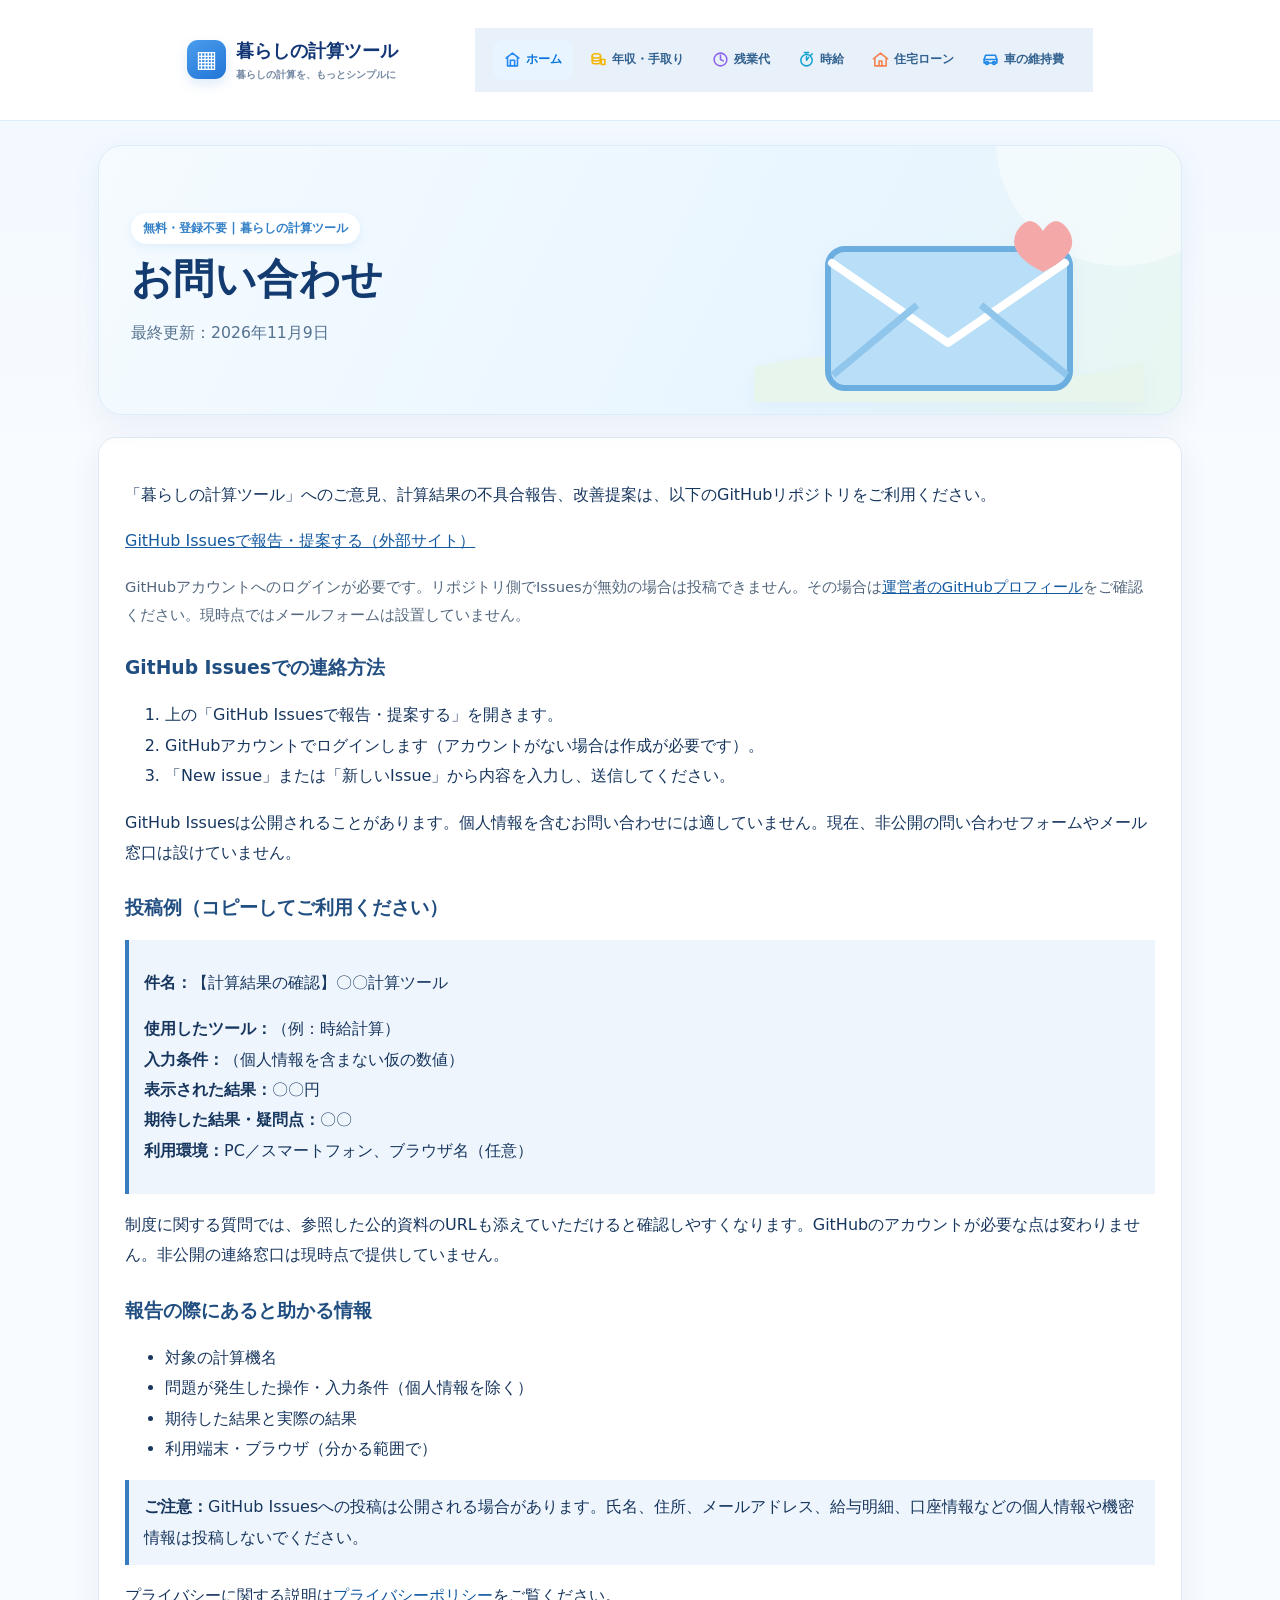
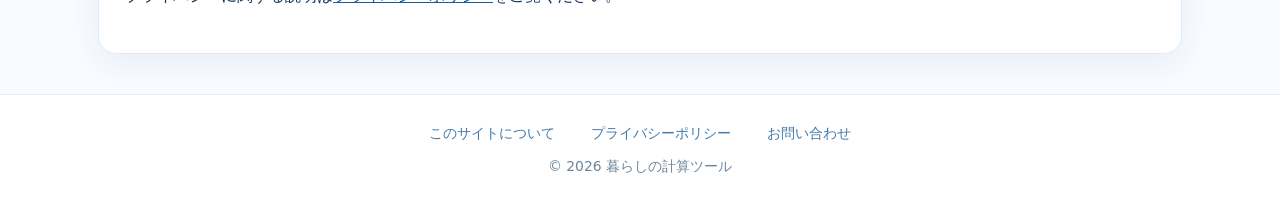
<file: contact.html>
<!DOCTYPE html>

<html lang="ja"><head><meta name="google-adsense-account" content="ca-pub-7493976070389751"><meta charset="utf-8"/><meta content="width=device-width,initial-scale=1" name="viewport"/><meta content="暮らしの計算ツールの不具合報告や改善提案についてのご案内です。" name="description"/><meta content="index,follow" name="robots"/><link href="https://babydragon-zh.github.io/contact.html" rel="canonical"/><title>お問い合わせ | 暮らしの計算ツール</title><style>*{box-sizing:border-box}body{margin:0;background:#f4f7fb;color:#172b47;font-family:system-ui,-apple-system,"Hiragino Kaku Gothic ProN","Yu Gothic",sans-serif;line-height:1.8}header{background:#173f70;color:white;padding:16px max(18px,calc((100vw - 950px)/2));font-weight:750}header a{color:white;text-decoration:none}nav{background:#e8f0fa;padding:12px 18px;display:flex;flex-wrap:wrap;justify-content:center;gap:8px 20px}a{color:#145aa0}main{max-width:900px;margin:30px auto;padding:0 18px}h1{font-size:clamp(1.6rem,4vw,2rem);line-height:1.4}h2{font-size:1.17rem;margin-top:25px}.card{background:white;padding:26px;border:1px solid #dce5f0;border-radius:14px;margin:18px 0;box-shadow:0 3px 15px #16385e0b}p,li{line-height:1.9}.muted{color:#53677e;font-size:.92rem}.note{padding:12px 15px;border-left:4px solid #377cc1;background:#eef5fd}footer{text-align:center;color:#53677e;padding:22px 12px}footer a{margin:0 8px}a:focus-visible{outline:3px solid orange;outline-offset:2px}@media(max-width:600px){.card{padding:18px}nav{gap:6px 12px}}</style><style>
/* 2026 site-wide visual refresh: styles only, calculator JS untouched */
:root{--ui-ink:#17365e;--ui-blue:#2787e8;--ui-border:#e0eaf5;--ui-sky:#edf7ff;--ui-shadow:0 10px 30px rgba(43,99,153,.075)}
html{scroll-behavior:smooth}body{background:linear-gradient(180deg,#f0f8ff 0,#f8fbff 460px,#f8fbff 100%)!important;color:var(--ui-ink)!important;font-family:system-ui,-apple-system,"Hiragino Kaku Gothic ProN","Yu Gothic",Meiryo,sans-serif!important;line-height:1.65}*{box-sizing:border-box}
.site-top{background:rgba(255,255,255,.97)!important;border-bottom:1px solid #e1edf8!important;padding:0!important;color:var(--ui-ink)!important;box-shadow:0 3px 16px rgba(33,98,158,.04)}
.site-top .site-top-inner{max-width:1180px;margin:auto;padding:12px 20px;display:flex;align-items:center;justify-content:space-between;gap:15px;flex-wrap:wrap}
.site-brand{display:flex;align-items:center;gap:10px;text-decoration:none!important;color:#17518c!important;font-size:1.18rem;font-weight:800;line-height:1.25}.brand-mark{display:grid;place-items:center;width:39px;height:39px;border-radius:11px;background:linear-gradient(145deg,#4b9ded,#2175d6);color:white;font-size:23px;box-shadow:0 5px 12px #448bd42b}.brand-sub{display:block;font-size:.67rem;color:#7d91a9;font-weight:500;margin-top:2px}
.site-nav{background:#fff!important;border-bottom:1px solid #e5edf6!important;padding:0!important;text-align:left!important}.site-nav-inner{max-width:1180px;margin:auto;padding:8px 18px;display:flex;gap:5px;align-items:center;flex-wrap:wrap;justify-content:center}.site-nav a{display:inline-flex;align-items:center;gap:5px;padding:9px 12px!important;border-radius:10px;color:#526d8b!important;text-decoration:none!important;font-size:.88rem;font-weight:700;white-space:nowrap}.site-nav a:hover,.site-nav a[aria-current="page"]{background:#eaf4ff;color:#1874d0!important}.nav-emoji{font-size:1.1rem;line-height:1}
main{max-width:1120px!important;margin:24px auto 40px!important;padding:0 18px!important}
.ui-hero{position:relative;overflow:hidden;display:grid;grid-template-columns:minmax(0,1.2fr) minmax(245px,.8fr);align-items:center;gap:16px;background:linear-gradient(115deg,#f5fbff,#e8f5ff 70%,#e9f7f1);border:1px solid #dcecf8;border-radius:24px;padding:26px 32px 12px;margin:0 0 22px;box-shadow:var(--ui-shadow)}
.ui-hero:before{content:"";position:absolute;width:250px;height:250px;border-radius:50%;background:#ffffff70;right:-65px;top:-130px}.ui-hero h1{font-size:clamp(1.65rem,3.3vw,2.55rem)!important;color:#143b70!important;letter-spacing:.01em;line-height:1.4;margin:7px 0 10px!important}.ui-hero p{font-size:.98rem!important;color:#55728f!important;line-height:1.85;margin:0 0 14px}.ui-eyebrow{display:inline-block;background:#fff;color:#3380c8;font-weight:750;font-size:.78rem;padding:5px 12px;border-radius:99px;box-shadow:0 3px 10px #438ac91c}.ui-art{width:100%;max-width:390px;justify-self:center;position:relative;z-index:1}.ui-art svg{width:100%;height:auto;display:block;filter:drop-shadow(0 7px 10px #6da5cf14)}
.ui-links{display:grid;grid-template-columns:repeat(2,minmax(0,1fr));gap:14px;margin:0 0 24px}.ui-link{display:flex;align-items:center;gap:15px;text-decoration:none!important;background:white;border:1px solid #e2ecf7;border-radius:17px;padding:16px 18px;box-shadow:var(--ui-shadow);color:#1c4775!important;transition:transform .18s,box-shadow .18s}.ui-link:hover{transform:translateY(-3px);box-shadow:0 14px 26px #4d87c01c}.ui-link .ui-link-icon{width:53px;height:53px;border-radius:15px;background:#eaf5ff;display:grid;place-items:center;font-size:1.9rem;flex-shrink:0}.ui-link strong{display:block;font-size:1.05rem}.ui-link small{display:block;color:#748ca4;font-size:.8rem;margin-top:3px}.ui-link .ui-arrow{margin-left:auto;color:#2787e8;font-size:1.4rem}
.ui-section-label{margin:28px 0 13px;font-size:1.22rem;color:#204f81}.ui-divider{border:0;border-top:1px solid #e3edf8;margin:22px 0}
main .card,main .panel,main section.panel,main #result,main #results{border:1px solid var(--ui-border)!important;border-radius:18px!important;box-shadow:var(--ui-shadow)!important;background:#fff!important}main .card,main .panel{padding:clamp(17px,2.8vw,26px)!important}main h2{color:#214e81!important}main input,main select,main textarea{border:1px solid #cbdced!important;border-radius:9px!important;max-width:100%}main input:focus,main select:focus{outline:2px solid #65a8ed!important;outline-offset:1px}main button,main button[type="submit"]{border-radius:11px!important;background:#2987e6!important;color:white!important;box-shadow:0 4px 10px #2d80cf20}main button.secondary,main button[type="reset"]{background:#e9f3fd!important;color:#205789!important}main .hero{background:#eef7ff!important;border-radius:14px!important}main .metric,main .total-box,main .highlight{border-radius:13px!important}main .pill{background:#e9f5ff!important;color:#2776bd!important}main .info,main .warning{border-radius:11px!important}
.site-footer{margin-top:30px;background:#fff!important;border-top:1px solid #e1edf8!important;text-align:center!important;padding:27px 18px!important;color:#71859a!important;font-size:.87rem}.site-footer a{color:#437aaa!important;text-decoration:none}.site-footer a:hover{text-decoration:underline}.site-footer-links{display:flex;flex-wrap:wrap;justify-content:center;gap:8px 20px;margin-bottom:10px}
@media(max-width:720px){.site-top .site-top-inner{padding:10px 15px;justify-content:center}.site-nav-inner{flex-wrap:nowrap;justify-content:flex-start;overflow-x:auto;padding:8px 12px;-webkit-overflow-scrolling:touch}.site-nav a{font-size:.79rem;padding:8px 10px!important}.ui-hero{grid-template-columns:1fr;padding:20px 20px 4px;gap:0}.ui-hero h1{font-size:1.72rem!important}.ui-art{max-width:285px}.ui-links{grid-template-columns:1fr;gap:10px}.ui-link{padding:13px 15px}main{margin-top:16px!important;padding:0 13px!important}main .card,main .panel{padding:17px!important}}
@media(prefers-reduced-motion:reduce){html{scroll-behavior:auto}.ui-link{transition:none}}
</style><style>/* Consistent release navigation */ .site-header{background:#fff;border-bottom:1px solid #dcecf9}.head-inner{max-width:1160px;margin:auto;min-height:72px;padding:12px 22px;display:flex;align-items:center;justify-content:space-between;gap:20px}.brand{display:flex;align-items:center;gap:10px;text-decoration:none;color:#123675;white-space:nowrap}.brand strong{display:block;font-size:18px}.brand small{display:block;font-size:10px;color:#7387a1;margin-top:2px}.nav{display:flex;align-items:center;gap:6px;flex-wrap:wrap}.nav a{display:inline-flex;align-items:center;gap:5px;padding:10px 11px;border-radius:10px;text-decoration:none;color:#32628f;font-weight:700;font-size:12px;white-space:nowrap}.nav a.active,.nav a:hover{background:#e8f4ff;color:#0874dc}.nav-icon{width:17px;height:17px;display:block;flex-shrink:0}@media(max-width:800px){.head-inner{display:block}.nav{margin-top:12px}}</style></head><body><header class="site-header"><div class="head-inner"><a class="brand" href="./index.html"><span class="brand-mark">▦</span><span><strong>暮らしの計算ツール</strong><small>暮らしの計算を、もっとシンプルに</small></span></a><nav aria-label="メインナビゲーション" class="nav"><a class="active" href="./index.html"><img alt="" aria-hidden="true" class="nav-icon" src="./assets/nav-home.svg"/>ホーム</a><a class="" href="./salary.html"><img alt="" aria-hidden="true" class="nav-icon" src="./assets/nav-salary.svg"/>年収・手取り</a><a class="" href="./overtime.html"><img alt="" aria-hidden="true" class="nav-icon" src="./assets/nav-overtime.svg"/>残業代</a><a class="" href="./hourly.html"><img alt="" aria-hidden="true" class="nav-icon" src="./assets/nav-hourly.svg"/>時給</a><a class="" href="./mortgage.html"><img alt="" aria-hidden="true" class="nav-icon" src="./assets/nav-mortgage.svg"/>住宅ローン</a><a class="" href="./car.html"><img alt="" aria-hidden="true" class="nav-icon" src="./assets/nav-car.svg"/>車の維持費</a></nav></div></header><main><section aria-label="ページの紹介" class="ui-hero"><div><span class="ui-eyebrow">無料・登録不要  |  暮らしの計算ツール</span><h1>お問い合わせ</h1><p class="muted">最終更新：2026年11月9日</p></div><div class="ui-art"><svg aria-label="お手紙のイラスト" role="img" viewbox="0 0 390 230"><path d="M0 195q110-25 200 0t190-5v40H0Z" fill="#e7f5ec"></path><rect fill="#b9dff8" height="139" rx="17" stroke="#6daee0" stroke-width="6" width="242" x="74" y="77"></rect><path d="m78 91 116 80 117-80" fill="none" stroke="#fff" stroke-linecap="round" stroke-linejoin="round" stroke-width="8"></path><path d="m79 203 84-70m150 70-86-70" stroke="#91c6ec" stroke-width="7"></path><path d="M289 59q-13-20-26 0-12 22 26 41 39-19 26-41-13-20-26 0Z" fill="#f5a8a8"></path></svg></div></section><div class="card"><p>「暮らしの計算ツール」へのご意見、計算結果の不具合報告、改善提案は、以下のGitHubリポジトリをご利用ください。</p><p><a href="https://github.com/BabyDragon-ZH/BabyDragon-ZH.github.io/issues" rel="noopener noreferrer" target="_blank">GitHub Issuesで報告・提案する（外部サイト）</a></p><p class="muted">GitHubアカウントへのログインが必要です。リポジトリ側でIssuesが無効の場合は投稿できません。その場合は<a href="https://github.com/BabyDragon-ZH" rel="noopener noreferrer" target="_blank">運営者のGitHubプロフィール</a>をご確認ください。現時点ではメールフォームは設置していません。</p><h2>GitHub Issuesでの連絡方法</h2><ol><li>上の「GitHub Issuesで報告・提案する」を開きます。</li><li>GitHubアカウントでログインします（アカウントがない場合は作成が必要です）。</li><li>「New issue」または「新しいIssue」から内容を入力し、送信してください。</li></ol><p>GitHub Issuesは公開されることがあります。個人情報を含むお問い合わせには適していません。現在、非公開の問い合わせフォームやメール窓口は設けていません。</p><h2>投稿例（コピーしてご利用ください）</h2><div class="note"><p><strong>件名：</strong>【計算結果の確認】〇〇計算ツール</p><p><strong>使用したツール：</strong>（例：時給計算）<br/><strong>入力条件：</strong>（個人情報を含まない仮の数値）<br/><strong>表示された結果：</strong>〇〇円<br/><strong>期待した結果・疑問点：</strong>〇〇<br/><strong>利用環境：</strong>PC／スマートフォン、ブラウザ名（任意）</p></div><p>制度に関する質問では、参照した公的資料のURLも添えていただけると確認しやすくなります。GitHubのアカウントが必要な点は変わりません。非公開の連絡窓口は現時点で提供していません。</p><h2>報告の際にあると助かる情報</h2><ul><li>対象の計算機名</li><li>問題が発生した操作・入力条件（個人情報を除く）</li><li>期待した結果と実際の結果</li><li>利用端末・ブラウザ（分かる範囲で）</li></ul><p class="note"><strong>ご注意：</strong>GitHub Issuesへの投稿は公開される場合があります。氏名、住所、メールアドレス、給与明細、口座情報などの個人情報や機密情報は投稿しないでください。</p><p>プライバシーに関する説明は<a href="./privacy.html">プライバシーポリシー</a>をご覧ください。</p></div></main><footer class="site-footer"><div class="site-footer-links"><a href="./about.html">このサイトについて</a><a href="./privacy.html">プライバシーポリシー</a><a href="./contact.html">お問い合わせ</a></div><div>© 2026 暮らしの計算ツール</div></footer></body></html>
</file>
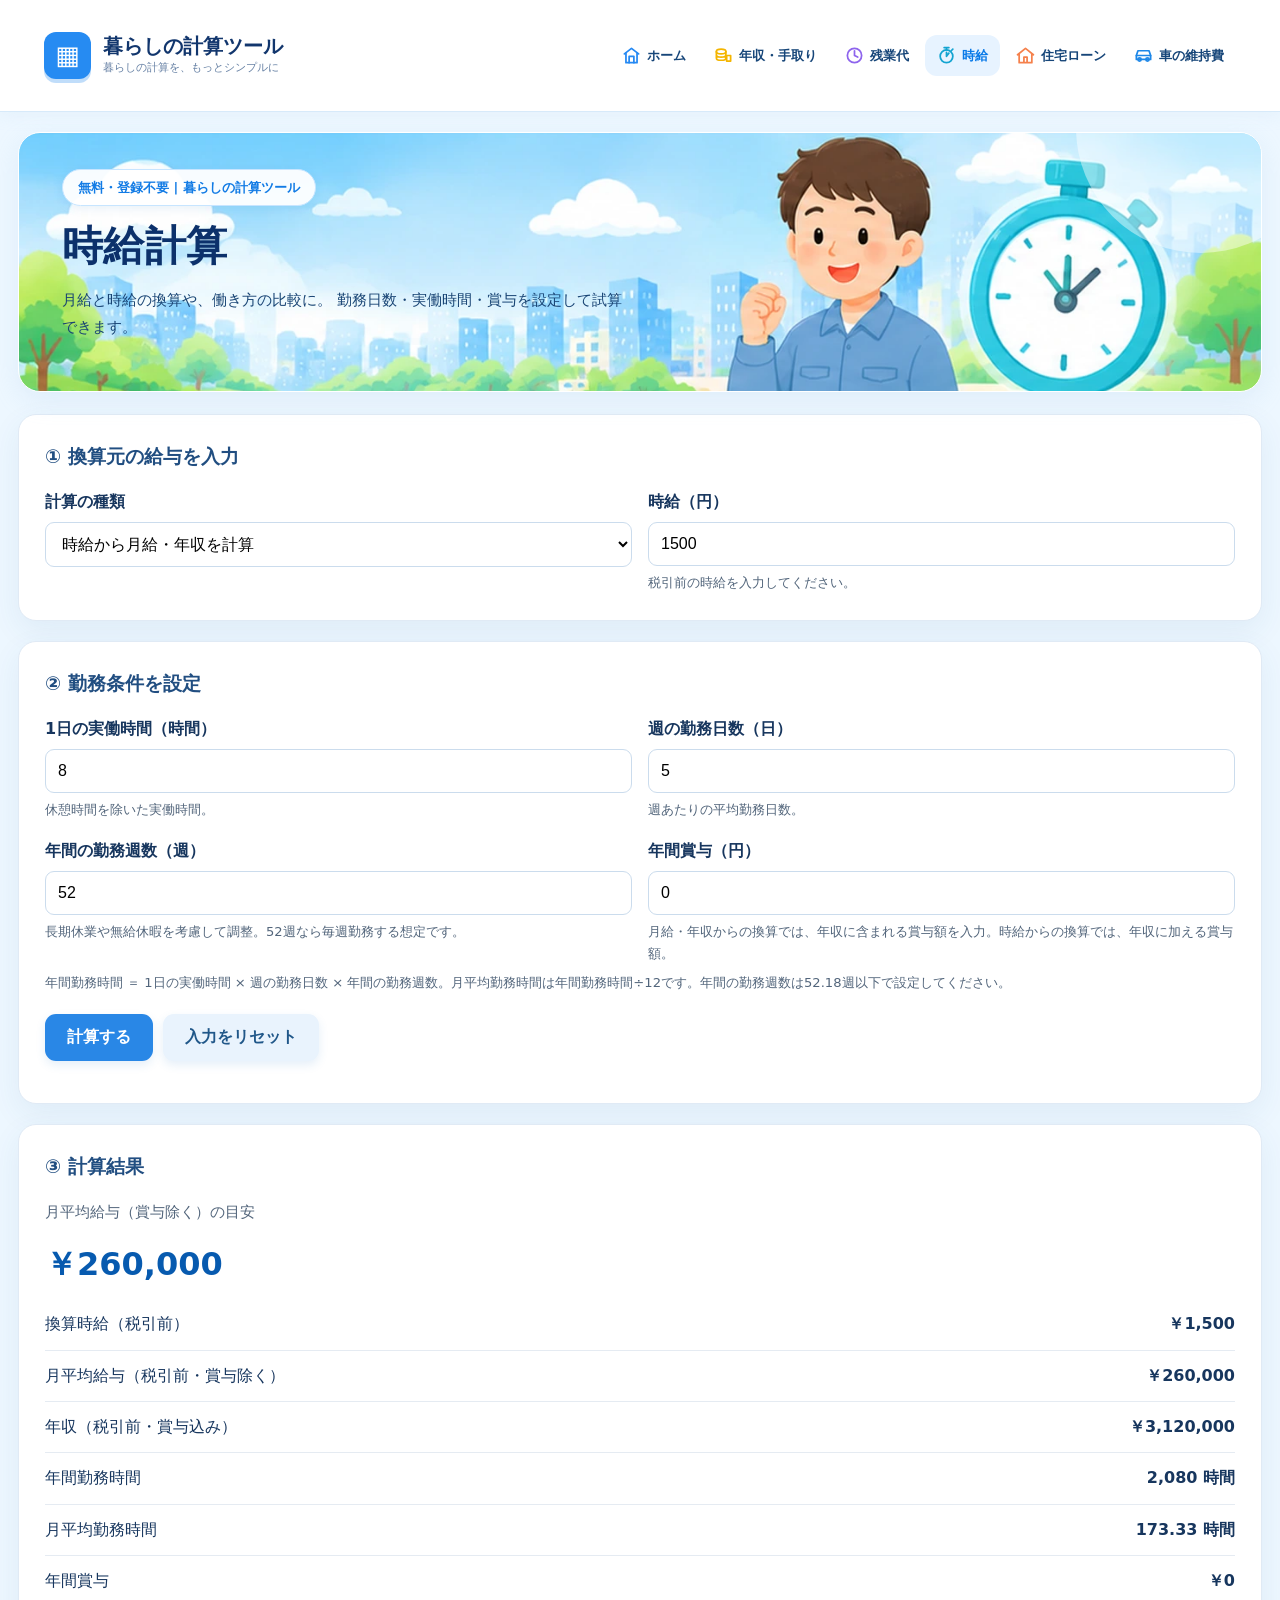
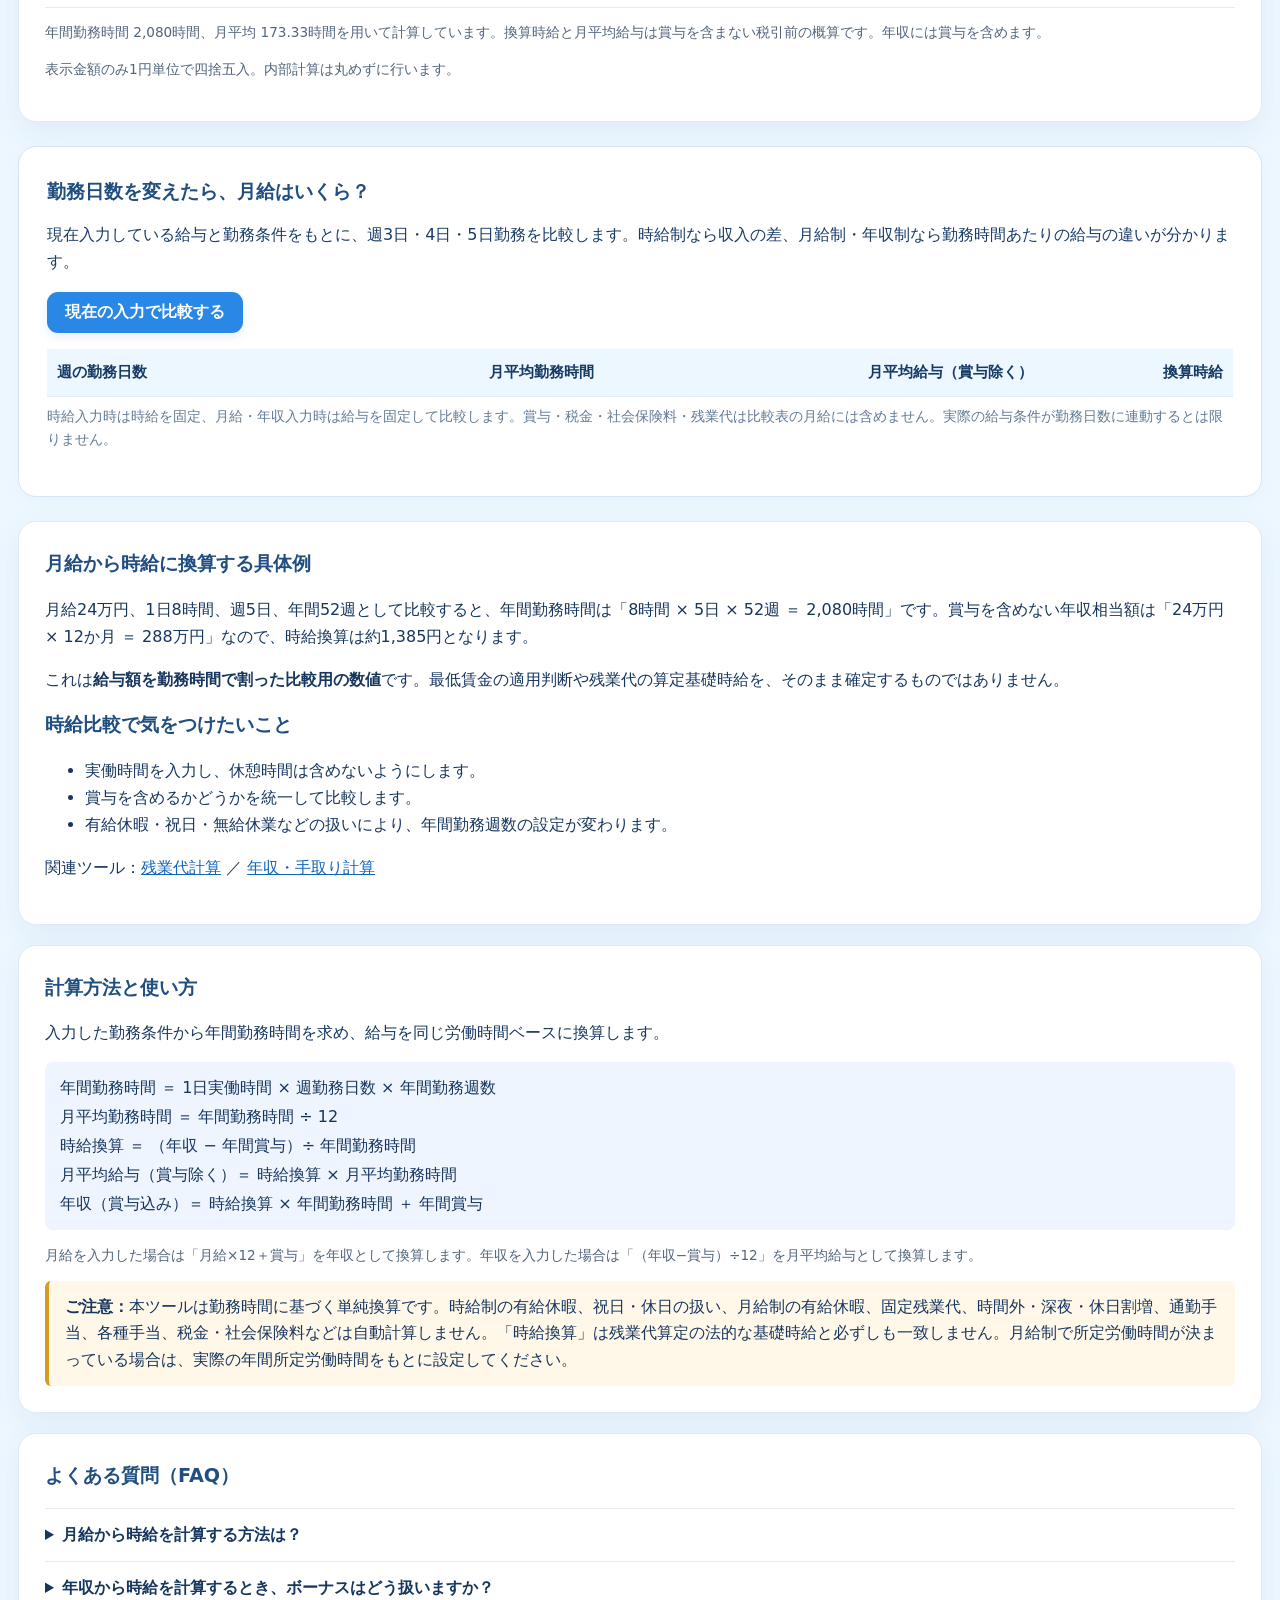
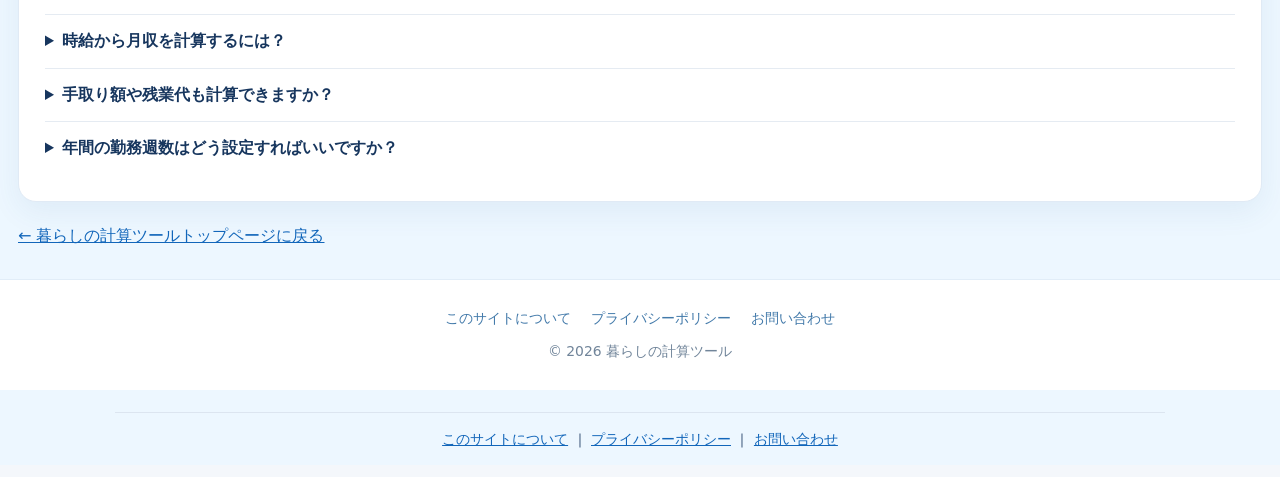
<file: hourly.html>
<!DOCTYPE html>

<html lang="ja">
<head><meta name="google-adsense-account" content="ca-pub-7493976070389751">
<meta charset="utf-8"/>
<meta content="width=device-width, initial-scale=1" name="viewport"/>
<meta content="時給計算・月給からの時給換算を無料で。勤務時間や給与条件を入力して働き方の比較に役立てられます。" name="description"/>
<title>時給計算｜月給から時給を無料で換算 - 暮らしの計算ツール</title>
<style>
:root{font-family:system-ui,-apple-system,"Hiragino Kaku Gothic ProN","Yu Gothic",sans-serif;color:#182b45;background:#f4f7fb}*{box-sizing:border-box}body{margin:0}header{background:#123f75;color:white;padding:20px 16px}header .wrap{max-width:940px;margin:auto}header a{color:white;text-decoration:none}nav{padding:12px 16px;text-align:center;background:#e8f0fa;display:flex;gap:16px;justify-content:center;flex-wrap:wrap}a{color:#1266ba}main{max-width:940px;margin:28px auto;padding:0 16px}h1{font-size:1.8rem;margin:0 0 8px}h2{font-size:1.2rem;margin:0 0 16px}h3{font-size:1.04rem}p,li{line-height:1.7}.muted{color:#52657b;font-size:.92rem}.panel{background:#fff;border:1px solid #dce5f0;border-radius:14px;padding:24px;margin:0 0 20px;box-shadow:0 3px 14px #173b6810}.grid{display:grid;grid-template-columns:repeat(2,minmax(0,1fr));gap:16px}.field label{display:block;font-weight:650;margin-bottom:7px}.field input,.field select{width:100%;padding:12px;border:1px solid #9fb1c7;border-radius:8px;font-size:1rem;background:white}.field input:focus,.field select:focus{outline:2px solid #2775cf;outline-offset:1px}.hint{font-size:.82rem;color:#52657b;margin:6px 0 0}.actions{margin-top:20px;display:flex;gap:10px;flex-wrap:wrap}button{background:#1266ba;color:white;border:0;border-radius:9px;padding:13px 22px;font-weight:700;font-size:1rem;cursor:pointer}button:hover{background:#0e4e91}.secondary{background:#e7eef7;color:#173b61}.secondary:hover{background:#d7e3f3}.total{font-size:2rem;font-weight:800;color:#075aaf;margin:8px 0}.result-row{display:flex;justify-content:space-between;gap:12px;border-bottom:1px solid #e5ebf2;padding:12px 0}.result-row span:last-child{font-weight:700;text-align:right}.note{background:#fff8e9;border-left:4px solid #d69b24;padding:13px 16px;border-radius:6px}.error{color:#b42318;font-weight:650;margin-top:12px}.small{font-size:.85rem}footer{text-align:center;padding:20px;color:#5e6e80}.formula{background:#eef5ff;padding:12px 15px;border-radius:8px;line-height:1.8}details{border-top:1px solid #e5ebf2;padding:13px 0}summary{font-weight:700;cursor:pointer}#results[hidden]{display:none}@media(max-width:600px){.grid{grid-template-columns:1fr}.panel{padding:17px}.total{font-size:1.7rem}nav{gap:10px}}
</style>
<style>
/* 2026 site-wide visual refresh: styles only, calculator JS untouched */
:root{--ui-ink:#17365e;--ui-blue:#2787e8;--ui-border:#e0eaf5;--ui-sky:#edf7ff;--ui-shadow:0 10px 30px rgba(43,99,153,.075)}
html{scroll-behavior:smooth}body{background:linear-gradient(180deg,#f0f8ff 0,#f8fbff 460px,#f8fbff 100%)!important;color:var(--ui-ink)!important;font-family:system-ui,-apple-system,"Hiragino Kaku Gothic ProN","Yu Gothic",Meiryo,sans-serif!important;line-height:1.65}*{box-sizing:border-box}
.site-top{background:rgba(255,255,255,.97)!important;border-bottom:1px solid #e1edf8!important;padding:0!important;color:var(--ui-ink)!important;box-shadow:0 3px 16px rgba(33,98,158,.04)}
.site-top .site-top-inner{max-width:1180px;margin:auto;padding:12px 20px;display:flex;align-items:center;justify-content:space-between;gap:15px;flex-wrap:wrap}
.site-brand{display:flex;align-items:center;gap:10px;text-decoration:none!important;color:#17518c!important;font-size:1.18rem;font-weight:800;line-height:1.25}.brand-mark{display:grid;place-items:center;width:39px;height:39px;border-radius:11px;background:linear-gradient(145deg,#4b9ded,#2175d6);color:white;font-size:23px;box-shadow:0 5px 12px #448bd42b}.brand-sub{display:block;font-size:.67rem;color:#7d91a9;font-weight:500;margin-top:2px}
.site-nav{background:#fff!important;border-bottom:1px solid #e5edf6!important;padding:0!important;text-align:left!important}.site-nav-inner{max-width:1180px;margin:auto;padding:8px 18px;display:flex;gap:5px;align-items:center;flex-wrap:wrap;justify-content:center}.site-nav a{display:inline-flex;align-items:center;gap:5px;padding:9px 12px!important;border-radius:10px;color:#526d8b!important;text-decoration:none!important;font-size:.88rem;font-weight:700;white-space:nowrap}.site-nav a:hover,.site-nav a[aria-current="page"]{background:#eaf4ff;color:#1874d0!important}.nav-emoji{font-size:1.1rem;line-height:1}
main{max-width:1120px!important;margin:24px auto 40px!important;padding:0 18px!important}
.ui-hero{position:relative;overflow:hidden;display:grid;grid-template-columns:minmax(0,1.2fr) minmax(245px,.8fr);align-items:center;gap:16px;background:linear-gradient(115deg,#f5fbff,#e8f5ff 70%,#e9f7f1);border:1px solid #dcecf8;border-radius:24px;padding:26px 32px 12px;margin:0 0 22px;box-shadow:var(--ui-shadow)}
.ui-hero:before{content:"";position:absolute;width:250px;height:250px;border-radius:50%;background:#ffffff70;right:-65px;top:-130px}.ui-hero h1{font-size:clamp(1.65rem,3.3vw,2.55rem)!important;color:#143b70!important;letter-spacing:.01em;line-height:1.4;margin:7px 0 10px!important}.ui-hero p{font-size:.98rem!important;color:#55728f!important;line-height:1.85;margin:0 0 14px}.ui-eyebrow{display:inline-block;background:#fff;color:#3380c8;font-weight:750;font-size:.78rem;padding:5px 12px;border-radius:99px;box-shadow:0 3px 10px #438ac91c}.ui-art{width:100%;max-width:390px;justify-self:center;position:relative;z-index:1}.ui-art svg{width:100%;height:auto;display:block;filter:drop-shadow(0 7px 10px #6da5cf14)}
.ui-links{display:grid;grid-template-columns:repeat(2,minmax(0,1fr));gap:14px;margin:0 0 24px}.ui-link{display:flex;align-items:center;gap:15px;text-decoration:none!important;background:white;border:1px solid #e2ecf7;border-radius:17px;padding:16px 18px;box-shadow:var(--ui-shadow);color:#1c4775!important;transition:transform .18s,box-shadow .18s}.ui-link:hover{transform:translateY(-3px);box-shadow:0 14px 26px #4d87c01c}.ui-link .ui-link-icon{width:53px;height:53px;border-radius:15px;background:#eaf5ff;display:grid;place-items:center;font-size:1.9rem;flex-shrink:0}.ui-link strong{display:block;font-size:1.05rem}.ui-link small{display:block;color:#748ca4;font-size:.8rem;margin-top:3px}.ui-link .ui-arrow{margin-left:auto;color:#2787e8;font-size:1.4rem}
.ui-section-label{margin:28px 0 13px;font-size:1.22rem;color:#204f81}.ui-divider{border:0;border-top:1px solid #e3edf8;margin:22px 0}
main .card,main .panel,main section.panel,main #result,main #results{border:1px solid var(--ui-border)!important;border-radius:18px!important;box-shadow:var(--ui-shadow)!important;background:#fff!important}main .card,main .panel{padding:clamp(17px,2.8vw,26px)!important}main h2{color:#214e81!important}main input,main select,main textarea{border:1px solid #cbdced!important;border-radius:9px!important;max-width:100%}main input:focus,main select:focus{outline:2px solid #65a8ed!important;outline-offset:1px}main button,main button[type="submit"]{border-radius:11px!important;background:#2987e6!important;color:white!important;box-shadow:0 4px 10px #2d80cf20}main button.secondary,main button[type="reset"]{background:#e9f3fd!important;color:#205789!important}main .hero{background:#eef7ff!important;border-radius:14px!important}main .metric,main .total-box,main .highlight{border-radius:13px!important}main .pill{background:#e9f5ff!important;color:#2776bd!important}main .info,main .warning{border-radius:11px!important}
.site-footer{margin-top:30px;background:#fff!important;border-top:1px solid #e1edf8!important;text-align:center!important;padding:27px 18px!important;color:#71859a!important;font-size:.87rem}.site-footer a{color:#437aaa!important;text-decoration:none}.site-footer a:hover{text-decoration:underline}.site-footer-links{display:flex;flex-wrap:wrap;justify-content:center;gap:8px 20px;margin-bottom:10px}
@media(max-width:720px){.site-top .site-top-inner{padding:10px 15px;justify-content:center}.site-nav-inner{flex-wrap:nowrap;justify-content:flex-start;overflow-x:auto;padding:8px 12px;-webkit-overflow-scrolling:touch}.site-nav a{font-size:.79rem;padding:8px 10px!important}.ui-hero{grid-template-columns:1fr;padding:20px 20px 4px;gap:0}.ui-hero h1{font-size:1.72rem!important}.ui-art{max-width:285px}.ui-links{grid-template-columns:1fr;gap:10px}.ui-link{padding:13px 15px}main{margin-top:16px!important;padding:0 13px!important}main .card,main .panel{padding:17px!important}}
@media(prefers-reduced-motion:reduce){html{scroll-behavior:auto}.ui-link{transition:none}}
</style><style>
/* Shared A3 illustration system, scoped to prevent calculator style regressions */
body{background:#edf7ff!important;color:#14366c}
.site-header{position:relative!important;background:#fff!important;color:#12366d!important;border-bottom:1px solid #d7eafa!important;box-shadow:0 2px 15px #c9e1f144!important}
.site-header .head-inner{max-width:1440px;margin:auto;padding:12px 28px;display:flex;align-items:center;justify-content:space-between;gap:18px;flex-wrap:wrap}
.site-header .brand{display:flex;align-items:center;gap:12px;color:#12366d!important;text-decoration:none!important;font-weight:700}
.site-header .brand-mark{width:47px;height:47px;background:#268bf2;border-radius:12px;display:grid;place-items:center;color:white;font-size:26px;box-shadow:0 4px 0 #c0ddfa}
.site-header .brand strong{display:block;font-size:20px;line-height:1.3}.site-header .brand small{display:block;color:#6680a4;font-size:11px;font-weight:400}
.site-header .nav{display:flex;align-items:center;flex-wrap:wrap;gap:4px;background:transparent!important;border:0!important;padding:0!important}
.site-header .nav a{display:inline-flex;align-items:center;gap:6px;padding:10px 12px;border-radius:12px;color:#174679!important;font-weight:700;font-size:13px;text-decoration:none!important}
.site-header .nav a.active,.site-header .nav a:hover{background:#e7f3ff!important;color:#0879e8!important}
.site-header .nav-icon{display:block;width:19px;height:19px;flex-shrink:0}
main{max-width:1300px!important;margin:20px auto!important}
main>.ui-hero.a3-banner{background:#e2f5ff var(--a3-banner) center center/cover no-repeat!important;min-height:260px!important;display:flex!important;align-items:center!important;padding:34px 43px!important;border-radius:22px!important;box-shadow:0 8px 26px #a3c9e733!important;border:1px solid #fff!important;position:relative!important;overflow:hidden!important;isolation:isolate}
main>.ui-hero.a3-banner>div:first-child{width:53%!important;max-width:600px!important;position:relative!important;z-index:1!important}
main>.ui-hero.a3-banner .ui-eyebrow{background:#fffffff0!important;color:#127be5!important;border:1px solid #c7e5ff!important;border-radius:99px!important;padding:7px 15px!important;display:inline-block!important;font-weight:700!important;font-size:13px!important}
main>.ui-hero.a3-banner h1{color:#0c316b!important;font-size:clamp(26px,3.2vw,43px)!important;line-height:1.24!important;margin:15px 0!important}
main>.ui-hero.a3-banner p{color:#184474!important;font-size:15px!important;line-height:1.8!important;max-width:560px!important}
main>.ui-hero.a3-banner .ui-art{display:none!important}
@media(max-width:760px){.site-header .head-inner{padding:12px 15px}.site-header .nav{width:100%;overflow-x:auto;flex-wrap:nowrap;white-space:nowrap}.site-header .nav a{padding:8px}.site-header .brand strong{font-size:18px}main>.ui-hero.a3-banner{min-height:300px!important;align-items:flex-start!important;padding:22px!important;background-position:67% center!important}main>.ui-hero.a3-banner>div:first-child{width:88%!important}main>.ui-hero.a3-banner h1{font-size:28px!important}main>.ui-hero.a3-banner p{font-size:12px!important;max-width:76%!important}}
</style><style id="mobile-banner-readability">
/* Mobile banner layout: identical to the approved home and salary pages. */
@media (max-width:650px){
 main>.ui-hero.a3-banner{display:flex!important;flex-direction:column!important;align-items:stretch!important;justify-content:flex-start!important;min-height:0!important;padding:20px 18px 0!important;background-image:none!important;background-color:#eaf7ff!important;overflow:hidden!important;gap:0!important}
 main>.ui-hero.a3-banner>div:first-child{width:100%!important;max-width:100%!important;flex:none!important;position:relative!important;z-index:2!important}
 main>.ui-hero.a3-banner h1{font-size:clamp(25px,7vw,30px)!important;line-height:1.3!important;margin:12px 0!important}
 main>.ui-hero.a3-banner p{max-width:100%!important;font-size:13px!important;line-height:1.65!important;margin:0!important}
 main>.ui-hero.a3-banner::before{content:''!important;display:block!important;position:relative!important;inset:auto!important;left:auto!important;right:auto!important;top:auto!important;bottom:auto!important;border-radius:0!important;width:calc(100% + 36px)!important;height:auto!important;aspect-ratio:4.5/1!important;flex-shrink:0!important;margin:12px -18px 0!important;background:var(--a3-banner) center center/100% 100% no-repeat!important;opacity:1!important;transform:none!important;pointer-events:none!important;z-index:0!important}
 main>.ui-hero.a3-banner::after{display:none!important;content:none!important}
}
</style><link href="https://babydragon-zh.github.io/hourly.html" rel="canonical"/><style id="phase2-comparison-style">.phase2-panel{margin:24px 0;padding:clamp(18px,3vw,28px);background:#fff;border:1px solid #d5e5f3;border-radius:18px;box-shadow:0 5px 18px #c3d7e522;color:#183b66;line-height:1.8}.phase2-panel h2{margin:0 0 12px;color:#214e81}.phase2-panel p{margin:8px 0 16px}.phase2-controls{display:flex;flex-wrap:wrap;align-items:end;gap:14px;margin:14px 0}.phase2-controls label{display:grid;gap:5px;min-width:145px;font-weight:600}.phase2-controls input{width:150px;max-width:100%;padding:10px;border:1px solid #c5d9e9;border-radius:9px;font:inherit}.phase2-panel button{padding:10px 18px;background:#2987e6;color:white;border:0;border-radius:10px;font-weight:700;cursor:pointer}.phase2-table-wrap{overflow-x:auto}.phase2-table{width:100%;border-collapse:collapse;min-width:390px;font-size:.94rem}.phase2-table th,.phase2-table td{border-bottom:1px solid #e4edf6;padding:10px;text-align:right}.phase2-table th:first-child,.phase2-table td:first-child{text-align:left}.phase2-table thead{background:#edf7ff}.phase2-muted{font-size:.87rem;color:#627b94}.phase2-error{color:#b02929;font-weight:600}@media(max-width:650px){.phase2-panel{padding:17px}.phase2-controls label{min-width:0;flex:1 1 130px}.phase2-controls input{width:100%}}</style></head>
<body>
<header class="site-header"><div class="head-inner"><a class="brand" href="./index.html"><span class="brand-mark">▦</span><span><strong>暮らしの計算ツール</strong><small>暮らしの計算を、もっとシンプルに</small></span></a><nav aria-label="メインナビゲーション" class="nav"><a class="" href="./index.html"><img alt="" aria-hidden="true" class="nav-icon" src="./assets/nav-home.svg"/>ホーム</a><a class="" href="./salary.html"><img alt="" aria-hidden="true" class="nav-icon" src="./assets/nav-salary.svg"/>年収・手取り</a><a class="" href="./overtime.html"><img alt="" aria-hidden="true" class="nav-icon" src="./assets/nav-overtime.svg"/>残業代</a><a class="active" href="./hourly.html"><img alt="" aria-hidden="true" class="nav-icon" src="./assets/nav-hourly.svg"/>時給</a><a class="" href="./mortgage.html"><img alt="" aria-hidden="true" class="nav-icon" src="./assets/nav-mortgage.svg"/>住宅ローン</a><a class="" href="./car.html"><img alt="" aria-hidden="true" class="nav-icon" src="./assets/nav-car.svg"/>車の維持費</a></nav></div></header>
<main><section aria-label="ページの紹介" class="ui-hero a3-banner" style="--a3-banner:url('./assets/banner-hourly.webp')"><div><span class="ui-eyebrow">無料・登録不要  |  暮らしの計算ツール</span><h1>時給計算</h1><p class="muted">月給と時給の換算や、働き方の比較に。 勤務日数・実働時間・賞与を設定して試算できます。</p></div></section>
<section class="panel">
<h2>① 換算元の給与を入力</h2>
<div class="grid">
<div class="field"><label for="mode">計算の種類</label><select id="mode"><option value="hourly">時給から月給・年収を計算</option><option value="monthly">月給から時給・年収を計算</option><option value="annual">年収から時給・月給を計算</option></select></div>
<div class="field"><label for="pay" id="payLabel">時給（円）</label><input id="pay" inputmode="decimal" min="0" step="any" type="number" value="1500"/><p class="hint" id="payHint">税引前の時給を入力してください。</p></div>
</div>
</section>
<section class="panel">
<h2>② 勤務条件を設定</h2>
<div class="grid">
<div class="field"><label for="hours">1日の実働時間（時間）</label><input id="hours" inputmode="decimal" max="24" min="0.1" step="any" type="number" value="8"/><p class="hint">休憩時間を除いた実働時間。</p></div>
<div class="field"><label for="days">週の勤務日数（日）</label><input id="days" inputmode="decimal" max="7" min="0.1" step="any" type="number" value="5"/><p class="hint">週あたりの平均勤務日数。</p></div>
<div class="field"><label for="weeks">年間の勤務週数（週）</label><input id="weeks" inputmode="decimal" max="52.18" min="0.1" step="any" type="number" value="52"/><p class="hint">長期休業や無給休暇を考慮して調整。52週なら毎週勤務する想定です。</p></div>
<div class="field"><label for="bonus">年間賞与（円）</label><input id="bonus" inputmode="decimal" min="0" step="any" type="number" value="0"/><p class="hint">月給・年収からの換算では、年収に含まれる賞与額を入力。時給からの換算では、年収に加える賞与額。</p></div>
</div>
<p class="hint">年間勤務時間 ＝ 1日の実働時間 × 週の勤務日数 × 年間の勤務週数。月平均勤務時間は年間勤務時間÷12です。年間の勤務週数は52.18週以下で設定してください。</p>
<div class="actions"><button id="calculate" type="button">計算する</button><button class="secondary" id="reset" type="button">入力をリセット</button></div>
<p aria-live="polite" class="error" id="error" role="alert"></p>
</section>
<section aria-live="polite" class="panel" hidden="" id="results">
<h2>③ 計算結果</h2>
<p class="muted" id="resultDescription"></p>
<div class="total" id="headline"></div>
<div class="result-row"><span>換算時給（税引前）</span><span id="hourlyResult"></span></div>
<div class="result-row"><span>月平均給与（税引前・賞与除く）</span><span id="monthlyResult"></span></div>
<div class="result-row"><span>年収（税引前・賞与込み）</span><span id="annualResult"></span></div>
<div class="result-row"><span>年間勤務時間</span><span id="annualHours"></span></div>
<div class="result-row"><span>月平均勤務時間</span><span id="monthlyHours"></span></div>
<div class="result-row"><span>年間賞与</span><span id="bonusResult"></span></div>
<p class="small muted" id="explanation"></p>
<p class="small muted">表示金額のみ1円単位で四捨五入。内部計算は丸めずに行います。</p>
</section>
<section class="phase2-panel" aria-labelledby="p2-hourly-title"><h2 id="p2-hourly-title">勤務日数を変えたら、月給はいくら？</h2><p>現在入力している給与と勤務条件をもとに、週3日・4日・5日勤務を比較します。時給制なら収入の差、月給制・年収制なら勤務時間あたりの給与の違いが分かります。</p><div class="phase2-controls"><button type="button" id="p2-hourly-run">現在の入力で比較する</button></div><p class="phase2-error" id="p2-hourly-error" role="alert"></p><div class="phase2-table-wrap"><table class="phase2-table"><thead><tr><th>週の勤務日数</th><th>月平均勤務時間</th><th>月平均給与（賞与除く）</th><th>換算時給</th></tr></thead><tbody id="p2-hourly-body"></tbody></table></div><p class="phase2-muted">時給入力時は時給を固定、月給・年収入力時は給与を固定して比較します。賞与・税金・社会保険料・残業代は比較表の月給には含めません。実際の給与条件が勤務日数に連動するとは限りません。</p></section><section class="panel seo-guide"><h2>月給から時給に換算する具体例</h2><p>月給24万円、1日8時間、週5日、年間52週として比較すると、年間勤務時間は「8時間 × 5日 × 52週 ＝ 2,080時間」です。賞与を含めない年収相当額は「24万円 × 12か月 ＝ 288万円」なので、時給換算は約1,385円となります。</p><p>これは<strong>給与額を勤務時間で割った比較用の数値</strong>です。最低賃金の適用判断や残業代の算定基礎時給を、そのまま確定するものではありません。</p><h2>時給比較で気をつけたいこと</h2><ul><li>実働時間を入力し、休憩時間は含めないようにします。</li><li>賞与を含めるかどうかを統一して比較します。</li><li>有給休暇・祝日・無給休業などの扱いにより、年間勤務週数の設定が変わります。</li></ul><p>関連ツール：<a href="./overtime.html">残業代計算</a> ／ <a href="./salary.html">年収・手取り計算</a></p></section>
<section class="panel">
<h2>計算方法と使い方</h2>
<p>入力した勤務条件から年間勤務時間を求め、給与を同じ労働時間ベースに換算します。</p>
<div class="formula">年間勤務時間 ＝ 1日実働時間 × 週勤務日数 × 年間勤務週数<br/>月平均勤務時間 ＝ 年間勤務時間 ÷ 12<br/>時給換算 ＝ （年収 − 年間賞与）÷ 年間勤務時間<br/>月平均給与（賞与除く）＝ 時給換算 × 月平均勤務時間<br/>年収（賞与込み）＝ 時給換算 × 年間勤務時間 ＋ 年間賞与</div>
<p class="small muted">月給を入力した場合は「月給×12＋賞与」を年収として換算します。年収を入力した場合は「（年収−賞与）÷12」を月平均給与として換算します。</p>
<div class="note"><strong>ご注意：</strong>本ツールは勤務時間に基づく単純換算です。時給制の有給休暇、祝日・休日の扱い、月給制の有給休暇、固定残業代、時間外・深夜・休日割増、通勤手当、各種手当、税金・社会保険料などは自動計算しません。「時給換算」は残業代算定の法的な基礎時給と必ずしも一致しません。月給制で所定労働時間が決まっている場合は、実際の年間所定労働時間をもとに設定してください。</div>
</section>
<section class="panel">
<h2>よくある質問（FAQ）</h2>
<details><summary>月給から時給を計算する方法は？</summary><p>月給を12倍した金額を年間勤務時間で割ります。賞与を含む実質的な年収ベースの時給を知りたい場合は、年収に賞与を含めて入力するなど、目的に合わせて比較してください。</p></details>
<details><summary>年収から時給を計算するとき、ボーナスはどう扱いますか？</summary><p>このツールでは賞与を通常の給与と分けます。年収と年間賞与を入力すると、賞与を除いた給与を勤務時間で割って時給換算します。賞与を含む年収全体の時間当たり金額を知りたい場合は、賞与欄を0円にして比較できます。</p></details>
<details><summary>時給から月収を計算するには？</summary><p>時給に月平均勤務時間を掛けます。月平均勤務時間は、1日の実働時間×週の勤務日数×年間の勤務週数÷12で求めます。毎月の実際の勤務日数により給与は変動します。</p></details>
<details><summary>手取り額や残業代も計算できますか？</summary><p>このページの金額は税引前の概算です。手取り額は<a href="./salary.html">年収・手取り計算</a>、割増賃金の概算は<a href="./overtime.html">残業代計算</a>をご利用ください。</p></details>
<details><summary>年間の勤務週数はどう設定すればいいですか？</summary><p>52週を基準に、無給の休業や勤務しない週を差し引いてください。祝日や有給休暇など、給与が支払われる日をどう扱うかは雇用形態と比較目的によって異なります。年間所定労働時間が分かる場合は、その時間に近くなるよう調整してください。</p></details>
</section>
<p><a href="./">← 暮らしの計算ツールトップページに戻る</a></p>
</main>
<footer class="site-footer"><div class="site-footer-links"><a href="./about.html">このサイトについて</a><a href="./privacy.html">プライバシーポリシー</a><a href="./contact.html">お問い合わせ</a></div><div>© 2026 暮らしの計算ツール</div></footer>
<div class="site-info-links" style="max-width:1050px;margin:22px auto 12px;padding:12px 16px;text-align:center;line-height:2;border-top:1px solid #dce5f0;font-size:14px"><a href="./about.html">このサイトについて</a> ｜ <a href="./privacy.html">プライバシーポリシー</a> ｜ <a href="./contact.html">お問い合わせ</a></div>
<script>
(function(){
'use strict';
const el=id=>document.getElementById(id);
const money=n=>new Intl.NumberFormat('ja-JP',{style:'currency',currency:'JPY',maximumFractionDigits:0}).format(n);
const num=n=>new Intl.NumberFormat('ja-JP',{maximumFractionDigits:2}).format(n);
const defaults={mode:'hourly',pay:'1500',hours:'8',days:'5',weeks:'52',bonus:'0'};
function updateLabels(){const mode=el('mode').value;const labels={hourly:['時給（円）','税引前の時給を入力してください。'],monthly:['月給（円・賞与除く）','税引前の月給を入力してください。'],annual:['年収（円・賞与込み）','税引前の年収総額を入力してください。']};el('payLabel').textContent=labels[mode][0];el('payHint').textContent=labels[mode][1];}
function clear(){el('results').hidden=true;el('headline').textContent='';}
function calculate(){
 const mode=el('mode').value;const vals={};for(const id of ['pay','hours','days','weeks','bonus']){const raw=el(id).value.trim();if(raw===''){el('error').textContent='すべての項目を入力してください。';clear();return;}vals[id]=Number(raw);if(!Number.isFinite(vals[id])||vals[id]<0){el('error').textContent='0以上の有限な数値を入力してください。';clear();return;}}
 const {pay,hours,days,weeks,bonus}=vals;
 if(pay<=0||hours<=0||days<=0||weeks<=0||hours>24||days>7||weeks>52.18){el('error').textContent='給与・実働時間・勤務日数・勤務週数は正の値で入力し、1日24時間以下・週7日以下・年間52.18週以下にしてください。';clear();return;}
 if(mode==='annual'&&bonus>pay){el('error').textContent='年間賞与は年収以下にしてください。';clear();return;}
 const yearHours=hours*days*weeks,monthHours=yearHours/12;
 let hourly,monthly,annual;
 if(mode==='hourly'){hourly=pay;monthly=hourly*monthHours;annual=hourly*yearHours+bonus;}
 else if(mode==='monthly'){monthly=pay;hourly=monthly/monthHours;annual=monthly*12+bonus;}
 else{annual=pay;monthly=(annual-bonus)/12;hourly=(annual-bonus)/yearHours;}
 if(![hourly,monthly,annual,yearHours,monthHours].every(Number.isFinite)||Math.max(hourly,monthly,annual)>1e15){el('error').textContent='計算結果が大きすぎます。入力値を確認してください。';clear();return;}
 el('error').textContent='';el('results').hidden=false;
 el('hourlyResult').textContent=money(hourly);el('monthlyResult').textContent=money(monthly);el('annualResult').textContent=money(annual);el('annualHours').textContent=num(yearHours)+' 時間';el('monthlyHours').textContent=num(monthHours)+' 時間';el('bonusResult').textContent=money(bonus);
 const labels={hourly:['月平均給与（賞与除く）',monthly],monthly:['換算時給',hourly],annual:['換算時給',hourly]};el('resultDescription').textContent=labels[mode][0]+'の目安';el('headline').textContent=money(labels[mode][1]);
 el('explanation').textContent='年間勤務時間 '+num(yearHours)+'時間、月平均 '+num(monthHours)+'時間を用いて計算しています。換算時給と月平均給与は賞与を含まない税引前の概算です。年収には賞与を含めます。';
}
el('mode').addEventListener('change',()=>{updateLabels();clear();el('error').textContent='';});
for(const id of ['pay','hours','days','weeks','bonus'])el(id).addEventListener('input',()=>{clear();el('error').textContent='';});
el('calculate').addEventListener('click',calculate);
el('reset').addEventListener('click',()=>{for(const [id,value] of Object.entries(defaults))el(id).value=value;updateLabels();calculate();});
updateLabels();calculate();
})();
</script>
<script id="phase2-comparison-script">
(()=>{'use strict';const $=id=>document.getElementById(id),yen=n=>Math.round(n).toLocaleString('ja-JP')+' 円',fmt=n=>n.toLocaleString('ja-JP',{maximumFractionDigits:1});$('p2-hourly-run').addEventListener('click',()=>{const mode=$('mode').value,pay=Number($('pay').value),h=Number($('hours').value),w=Number($('weeks').value),b=Number($('bonus').value),error=$('p2-hourly-error'),body=$('p2-hourly-body');body.replaceChildren();if(![pay,h,w,b].every(Number.isFinite)||pay<=0||h<=0||h>24||w<=0||w>52.18||b<0||(mode==='annual'&&b>pay)){error.textContent='給与・勤務時間・勤務週数・賞与の入力を確認してください。';return;}error.textContent='';for(const d of [3,4,5]){const mh=h*d*w/12;const month=mode==='hourly'?pay*mh:mode==='monthly'?pay:(pay-b)/12;const rate=month/mh;const tr=document.createElement('tr');for(const value of [d+'日',fmt(mh)+'時間',yen(month),yen(rate)]){const td=document.createElement('td');td.textContent=value;tr.append(td);}body.append(tr);}});})();
</script></body>
</html>
</file>
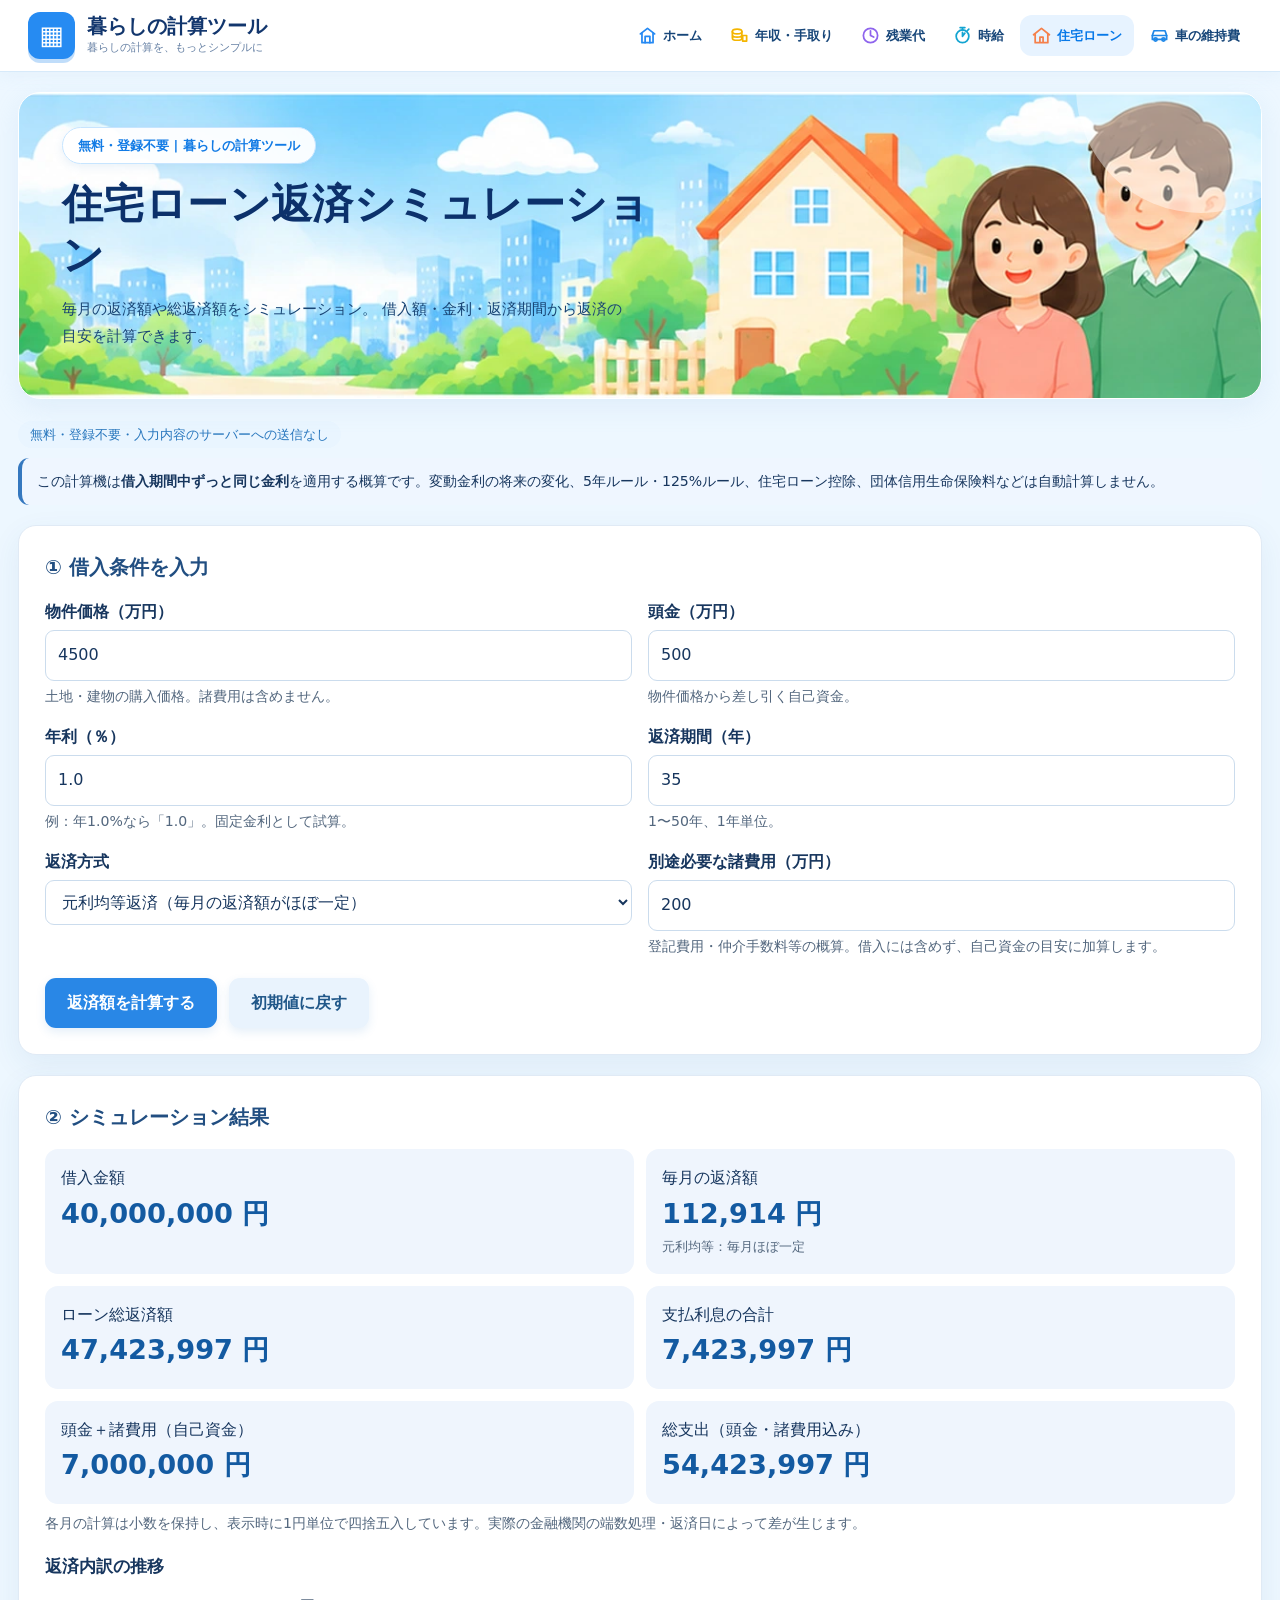
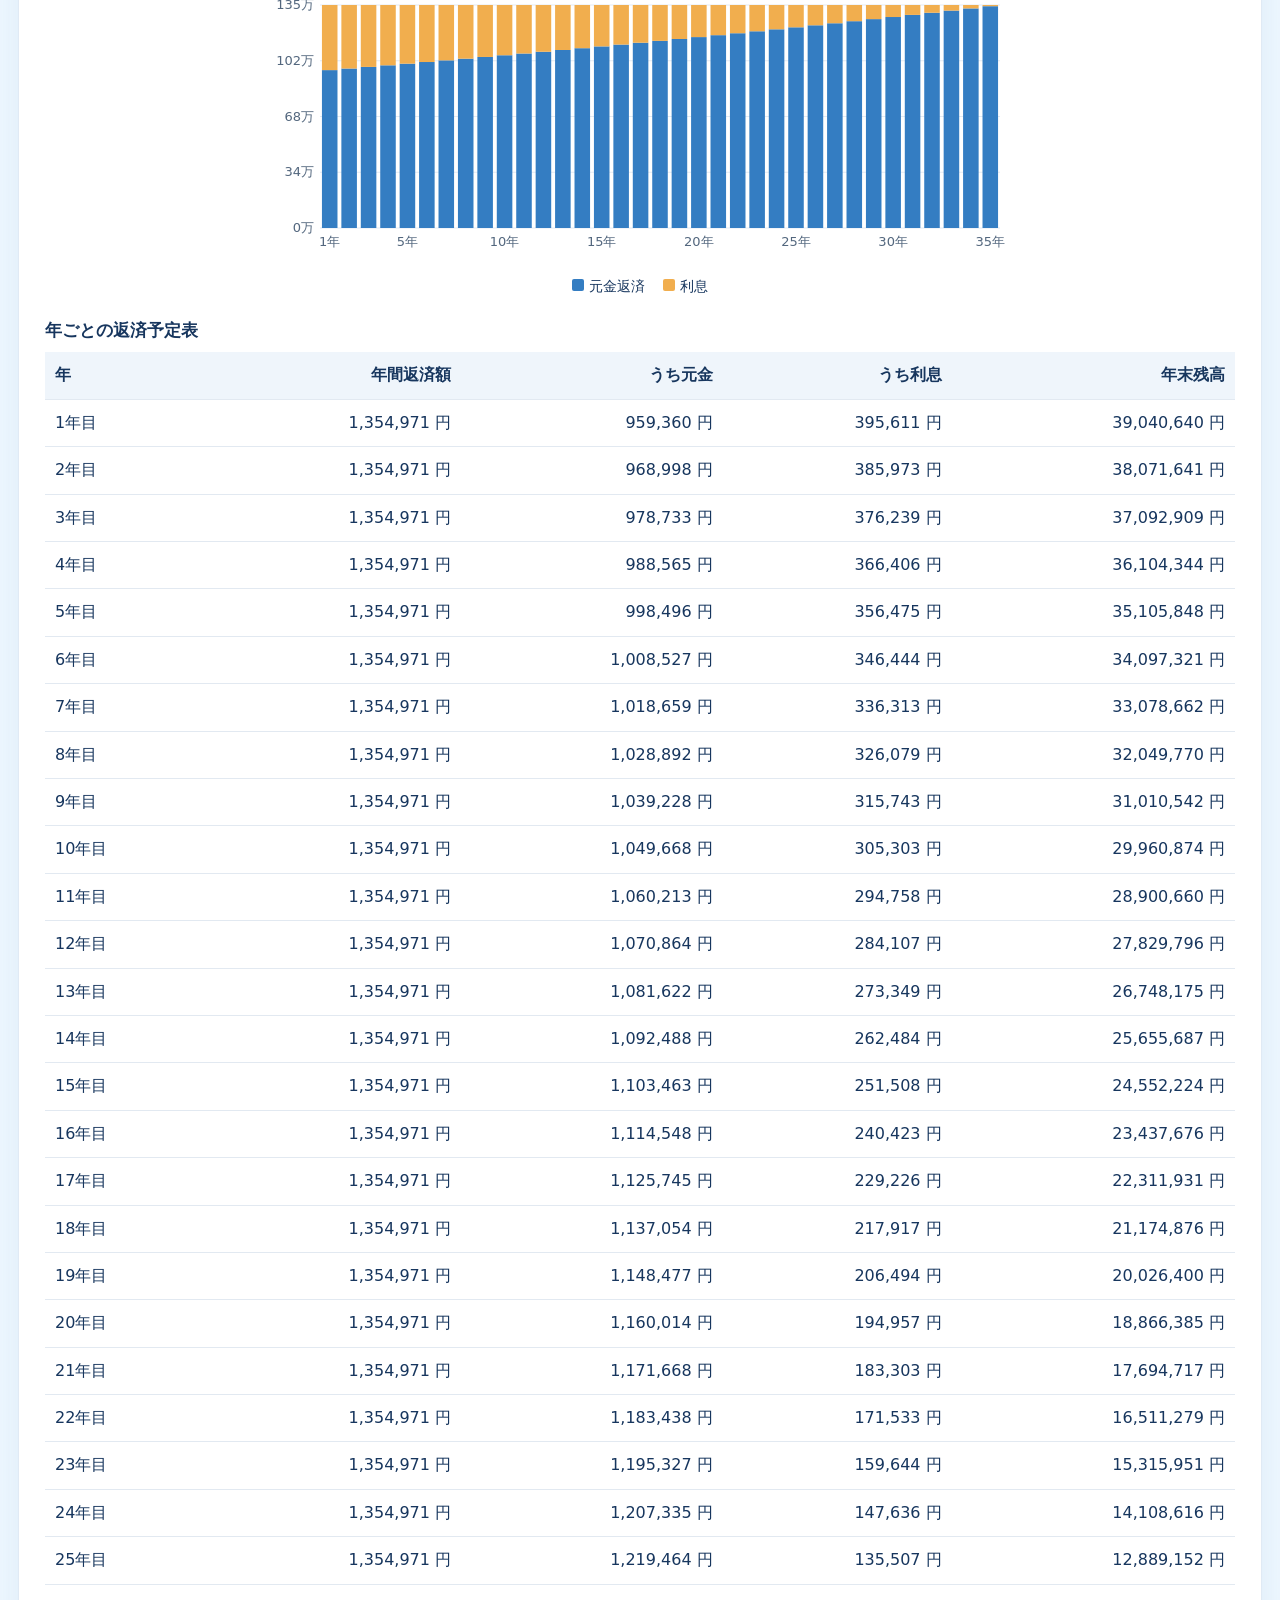
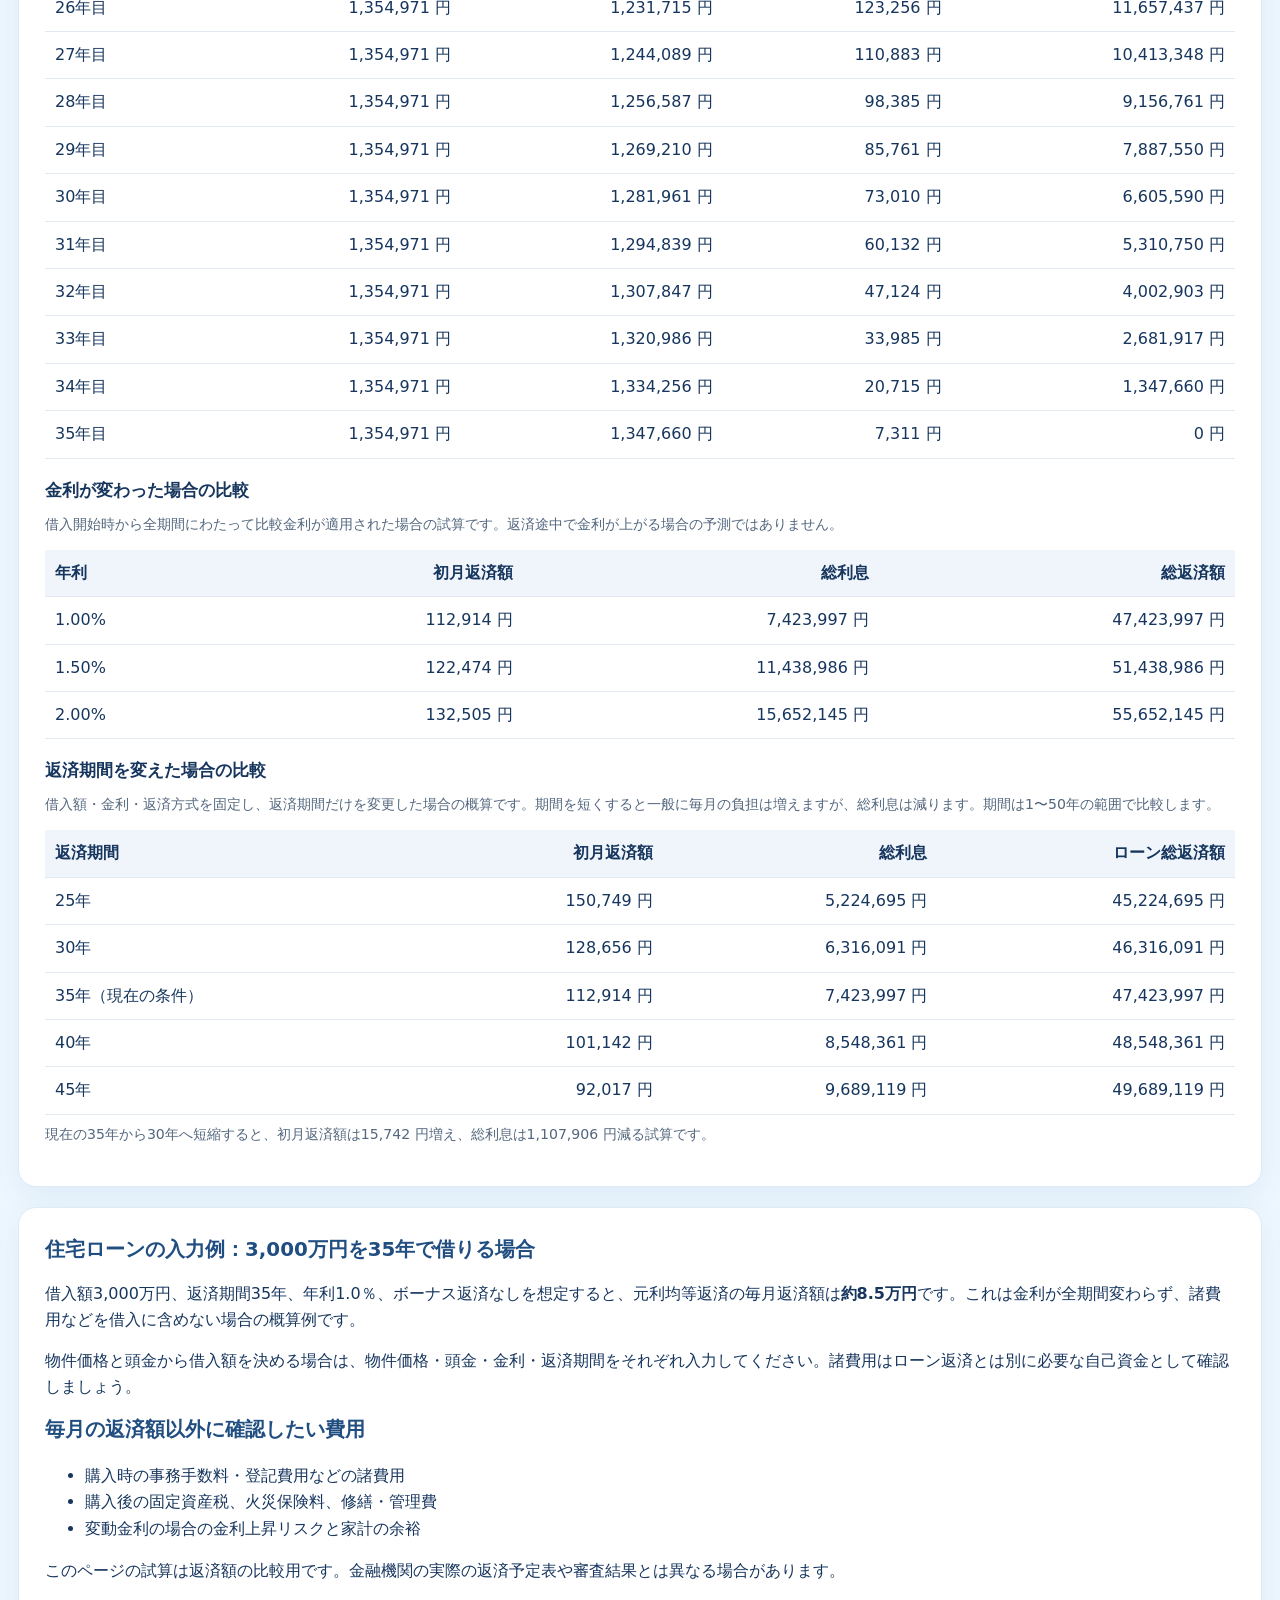
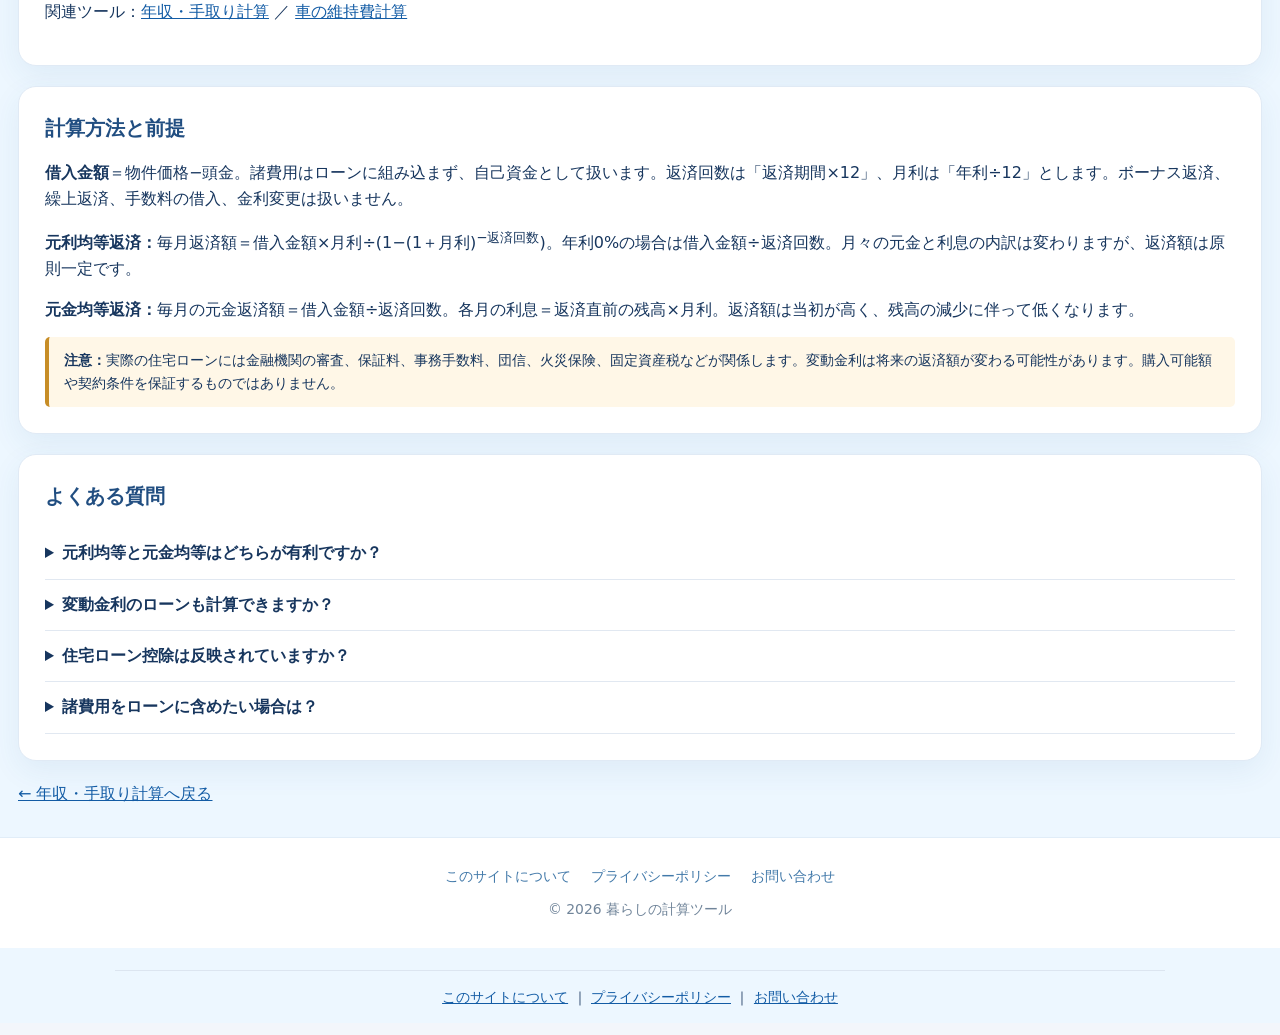
<file: mortgage.html>
<!DOCTYPE html>

<html lang="ja">
<head><meta name="google-adsense-account" content="ca-pub-7493976070389751">
<meta charset="utf-8"/><meta content="width=device-width,initial-scale=1" name="viewport"/>
<meta content="住宅ローンの毎月の返済額や総返済額を無料でシミュレーション。借入額・金利・返済期間から目安を確認できます。" name="description"/>
<meta content="index,follow" name="robots"/><link href="https://babydragon-zh.github.io/mortgage.html" rel="canonical"/>
<title>住宅ローン返済シミュレーション｜毎月の返済額を試算 - 暮らしの計算ツール</title>
<style>
:root{font-family:system-ui,-apple-system,"Hiragino Kaku Gothic ProN","Yu Gothic",Meiryo,sans-serif;color:#172b47;background:#f3f6fb}*{box-sizing:border-box}body{margin:0;line-height:1.65}a{color:#135ca5}header{background:#173f70;color:white}header .wrap{max-width:1050px;margin:auto;padding:16px 18px;font-weight:750}header a{color:white;text-decoration:none}nav{background:#e7eff9;border-bottom:1px solid #ccd9e8}nav .wrap{max-width:1050px;margin:auto;padding:11px 18px;display:flex;flex-wrap:wrap;gap:12px 22px}nav a{font-weight:650}nav a[aria-current="page"]{color:#173f70;text-decoration:none}main{max-width:1050px;margin:28px auto;padding:0 16px}h1{font-size:clamp(1.5rem,3.5vw,2.1rem);margin:0 0 10px;line-height:1.4}h2{font-size:1.24rem;margin:0 0 14px}h3{font-size:1.06rem;margin:18px 0 8px}p{margin:8px 0 14px}.muted,.hint{color:#53677e}.small,.hint{font-size:.88rem}.pill{display:inline-block;background:#e6effa;color:#225080;border-radius:25px;padding:3px 12px;font-size:.8rem;margin-bottom:10px}.panel{background:white;border:1px solid #dce5f0;border-radius:14px;padding:24px;margin:20px 0;box-shadow:0 3px 15px #16385e0b}.grid{display:grid;grid-template-columns:repeat(2,minmax(0,1fr));gap:16px}.field label{display:block;font-weight:700;margin-bottom:5px}.field input,.field select{display:block;width:100%;border:1px solid #95aac3;border-radius:8px;padding:11px 12px;font:inherit;background:white;color:inherit}.hint{margin:4px 0 0}.note{background:#fff7e7;border-left:4px solid #c78d26;padding:12px 15px;border-radius:5px}.info{background:#eff6ff;border-left:4px solid #3578bf;padding:12px 15px;border-radius:5px}.actions{display:flex;flex-wrap:wrap;gap:12px;margin-top:20px}button{font:inherit;font-weight:700;border:0;border-radius:9px;background:#1267b4;color:white;padding:12px 22px;cursor:pointer}button.secondary{background:#e5eef8;color:#21466e}button:focus-visible,input:focus-visible,select:focus-visible,a:focus-visible{outline:3px solid #f0a629;outline-offset:2px}.error{color:#ae201c;font-weight:700}.error:empty{display:none}.results{display:grid;grid-template-columns:repeat(2,minmax(0,1fr));gap:12px}.metric{background:#eff5fd;border-radius:10px;padding:16px}.metric strong{display:block;font-size:clamp(1.2rem,3vw,1.7rem);color:#135aa1;overflow-wrap:anywhere}.metric .sub{display:block;font-size:.8rem;color:#53677e}.table-wrap{overflow-x:auto}table{border-collapse:collapse;width:100%;min-width:540px}th,td{padding:10px;border-bottom:1px solid #e2e9f1;text-align:right;font-variant-numeric:tabular-nums}th:first-child,td:first-child{text-align:left}th{background:#eff5fb}details{border-bottom:1px solid #e1e8f1;padding:12px 0}summary{cursor:pointer;font-weight:700}footer{text-align:center;padding:25px;color:#60748a}#result[hidden]{display:none}#chart{display:block;width:100%;max-width:750px;height:auto;margin:12px auto}#chart text{font-size:13px;fill:#53677e}#chart .principal{fill:#347dc2}#chart .interest{fill:#f1ae4e}#chart .gridline{stroke:#e3eaf3;stroke-width:1}.legend{display:flex;gap:18px;justify-content:center;flex-wrap:wrap}.legend i{display:inline-block;width:12px;height:12px;margin-right:5px;border-radius:2px}.nowrap{white-space:nowrap}@media(max-width:650px){main{margin:18px auto}.panel{padding:17px}.grid,.results{grid-template-columns:1fr}nav .wrap{gap:8px 15px}.metric strong{font-size:1.5rem}}
</style>
<style>
/* 2026 site-wide visual refresh: styles only, calculator JS untouched */
:root{--ui-ink:#17365e;--ui-blue:#2787e8;--ui-border:#e0eaf5;--ui-sky:#edf7ff;--ui-shadow:0 10px 30px rgba(43,99,153,.075)}
html{scroll-behavior:smooth}body{background:linear-gradient(180deg,#f0f8ff 0,#f8fbff 460px,#f8fbff 100%)!important;color:var(--ui-ink)!important;font-family:system-ui,-apple-system,"Hiragino Kaku Gothic ProN","Yu Gothic",Meiryo,sans-serif!important;line-height:1.65}*{box-sizing:border-box}
.site-top{background:rgba(255,255,255,.97)!important;border-bottom:1px solid #e1edf8!important;padding:0!important;color:var(--ui-ink)!important;box-shadow:0 3px 16px rgba(33,98,158,.04)}
.site-top .site-top-inner{max-width:1180px;margin:auto;padding:12px 20px;display:flex;align-items:center;justify-content:space-between;gap:15px;flex-wrap:wrap}
.site-brand{display:flex;align-items:center;gap:10px;text-decoration:none!important;color:#17518c!important;font-size:1.18rem;font-weight:800;line-height:1.25}.brand-mark{display:grid;place-items:center;width:39px;height:39px;border-radius:11px;background:linear-gradient(145deg,#4b9ded,#2175d6);color:white;font-size:23px;box-shadow:0 5px 12px #448bd42b}.brand-sub{display:block;font-size:.67rem;color:#7d91a9;font-weight:500;margin-top:2px}
.site-nav{background:#fff!important;border-bottom:1px solid #e5edf6!important;padding:0!important;text-align:left!important}.site-nav-inner{max-width:1180px;margin:auto;padding:8px 18px;display:flex;gap:5px;align-items:center;flex-wrap:wrap;justify-content:center}.site-nav a{display:inline-flex;align-items:center;gap:5px;padding:9px 12px!important;border-radius:10px;color:#526d8b!important;text-decoration:none!important;font-size:.88rem;font-weight:700;white-space:nowrap}.site-nav a:hover,.site-nav a[aria-current="page"]{background:#eaf4ff;color:#1874d0!important}.nav-emoji{font-size:1.1rem;line-height:1}
main{max-width:1120px!important;margin:24px auto 40px!important;padding:0 18px!important}
.ui-hero{position:relative;overflow:hidden;display:grid;grid-template-columns:minmax(0,1.2fr) minmax(245px,.8fr);align-items:center;gap:16px;background:linear-gradient(115deg,#f5fbff,#e8f5ff 70%,#e9f7f1);border:1px solid #dcecf8;border-radius:24px;padding:26px 32px 12px;margin:0 0 22px;box-shadow:var(--ui-shadow)}
.ui-hero:before{content:"";position:absolute;width:250px;height:250px;border-radius:50%;background:#ffffff70;right:-65px;top:-130px}.ui-hero h1{font-size:clamp(1.65rem,3.3vw,2.55rem)!important;color:#143b70!important;letter-spacing:.01em;line-height:1.4;margin:7px 0 10px!important}.ui-hero p{font-size:.98rem!important;color:#55728f!important;line-height:1.85;margin:0 0 14px}.ui-eyebrow{display:inline-block;background:#fff;color:#3380c8;font-weight:750;font-size:.78rem;padding:5px 12px;border-radius:99px;box-shadow:0 3px 10px #438ac91c}.ui-art{width:100%;max-width:390px;justify-self:center;position:relative;z-index:1}.ui-art svg{width:100%;height:auto;display:block;filter:drop-shadow(0 7px 10px #6da5cf14)}
.ui-links{display:grid;grid-template-columns:repeat(2,minmax(0,1fr));gap:14px;margin:0 0 24px}.ui-link{display:flex;align-items:center;gap:15px;text-decoration:none!important;background:white;border:1px solid #e2ecf7;border-radius:17px;padding:16px 18px;box-shadow:var(--ui-shadow);color:#1c4775!important;transition:transform .18s,box-shadow .18s}.ui-link:hover{transform:translateY(-3px);box-shadow:0 14px 26px #4d87c01c}.ui-link .ui-link-icon{width:53px;height:53px;border-radius:15px;background:#eaf5ff;display:grid;place-items:center;font-size:1.9rem;flex-shrink:0}.ui-link strong{display:block;font-size:1.05rem}.ui-link small{display:block;color:#748ca4;font-size:.8rem;margin-top:3px}.ui-link .ui-arrow{margin-left:auto;color:#2787e8;font-size:1.4rem}
.ui-section-label{margin:28px 0 13px;font-size:1.22rem;color:#204f81}.ui-divider{border:0;border-top:1px solid #e3edf8;margin:22px 0}
main .card,main .panel,main section.panel,main #result,main #results{border:1px solid var(--ui-border)!important;border-radius:18px!important;box-shadow:var(--ui-shadow)!important;background:#fff!important}main .card,main .panel{padding:clamp(17px,2.8vw,26px)!important}main h2{color:#214e81!important}main input,main select,main textarea{border:1px solid #cbdced!important;border-radius:9px!important;max-width:100%}main input:focus,main select:focus{outline:2px solid #65a8ed!important;outline-offset:1px}main button,main button[type="submit"]{border-radius:11px!important;background:#2987e6!important;color:white!important;box-shadow:0 4px 10px #2d80cf20}main button.secondary,main button[type="reset"]{background:#e9f3fd!important;color:#205789!important}main .hero{background:#eef7ff!important;border-radius:14px!important}main .metric,main .total-box,main .highlight{border-radius:13px!important}main .pill{background:#e9f5ff!important;color:#2776bd!important}main .info,main .warning{border-radius:11px!important}
.site-footer{margin-top:30px;background:#fff!important;border-top:1px solid #e1edf8!important;text-align:center!important;padding:27px 18px!important;color:#71859a!important;font-size:.87rem}.site-footer a{color:#437aaa!important;text-decoration:none}.site-footer a:hover{text-decoration:underline}.site-footer-links{display:flex;flex-wrap:wrap;justify-content:center;gap:8px 20px;margin-bottom:10px}
@media(max-width:720px){.site-top .site-top-inner{padding:10px 15px;justify-content:center}.site-nav-inner{flex-wrap:nowrap;justify-content:flex-start;overflow-x:auto;padding:8px 12px;-webkit-overflow-scrolling:touch}.site-nav a{font-size:.79rem;padding:8px 10px!important}.ui-hero{grid-template-columns:1fr;padding:20px 20px 4px;gap:0}.ui-hero h1{font-size:1.72rem!important}.ui-art{max-width:285px}.ui-links{grid-template-columns:1fr;gap:10px}.ui-link{padding:13px 15px}main{margin-top:16px!important;padding:0 13px!important}main .card,main .panel{padding:17px!important}}
@media(prefers-reduced-motion:reduce){html{scroll-behavior:auto}.ui-link{transition:none}}
</style><style>
/* Shared A3 illustration system, scoped to prevent calculator style regressions */
body{background:#edf7ff!important;color:#14366c}
.site-header{position:relative!important;background:#fff!important;color:#12366d!important;border-bottom:1px solid #d7eafa!important;box-shadow:0 2px 15px #c9e1f144!important}
.site-header .head-inner{max-width:1440px;margin:auto;padding:12px 28px;display:flex;align-items:center;justify-content:space-between;gap:18px;flex-wrap:wrap}
.site-header .brand{display:flex;align-items:center;gap:12px;color:#12366d!important;text-decoration:none!important;font-weight:700}
.site-header .brand-mark{width:47px;height:47px;background:#268bf2;border-radius:12px;display:grid;place-items:center;color:white;font-size:26px;box-shadow:0 4px 0 #c0ddfa}
.site-header .brand strong{display:block;font-size:20px;line-height:1.3}.site-header .brand small{display:block;color:#6680a4;font-size:11px;font-weight:400}
.site-header .nav{display:flex;align-items:center;flex-wrap:wrap;gap:4px;background:transparent!important;border:0!important;padding:0!important}
.site-header .nav a{display:inline-flex;align-items:center;gap:6px;padding:10px 12px;border-radius:12px;color:#174679!important;font-weight:700;font-size:13px;text-decoration:none!important}
.site-header .nav a.active,.site-header .nav a:hover{background:#e7f3ff!important;color:#0879e8!important}
.site-header .nav-icon{display:block;width:19px;height:19px;flex-shrink:0}
main{max-width:1300px!important;margin:20px auto!important}
main>.ui-hero.a3-banner{background:#e2f5ff var(--a3-banner) center center/cover no-repeat!important;min-height:260px!important;display:flex!important;align-items:center!important;padding:34px 43px!important;border-radius:22px!important;box-shadow:0 8px 26px #a3c9e733!important;border:1px solid #fff!important;position:relative!important;overflow:hidden!important;isolation:isolate}
main>.ui-hero.a3-banner>div:first-child{width:53%!important;max-width:600px!important;position:relative!important;z-index:1!important}
main>.ui-hero.a3-banner .ui-eyebrow{background:#fffffff0!important;color:#127be5!important;border:1px solid #c7e5ff!important;border-radius:99px!important;padding:7px 15px!important;display:inline-block!important;font-weight:700!important;font-size:13px!important}
main>.ui-hero.a3-banner h1{color:#0c316b!important;font-size:clamp(26px,3.2vw,43px)!important;line-height:1.24!important;margin:15px 0!important}
main>.ui-hero.a3-banner p{color:#184474!important;font-size:15px!important;line-height:1.8!important;max-width:560px!important}
main>.ui-hero.a3-banner .ui-art{display:none!important}
@media(max-width:760px){.site-header .head-inner{padding:12px 15px}.site-header .nav{width:100%;overflow-x:auto;flex-wrap:nowrap;white-space:nowrap}.site-header .nav a{padding:8px}.site-header .brand strong{font-size:18px}main>.ui-hero.a3-banner{min-height:300px!important;align-items:flex-start!important;padding:22px!important;background-position:67% center!important}main>.ui-hero.a3-banner>div:first-child{width:88%!important}main>.ui-hero.a3-banner h1{font-size:28px!important}main>.ui-hero.a3-banner p{font-size:12px!important;max-width:76%!important}}
</style><style id="mobile-banner-readability">
/* Mobile banner layout: identical to the approved home and salary pages. */
@media (max-width:650px){
 main>.ui-hero.a3-banner{display:flex!important;flex-direction:column!important;align-items:stretch!important;justify-content:flex-start!important;min-height:0!important;padding:20px 18px 0!important;background-image:none!important;background-color:#eaf7ff!important;overflow:hidden!important;gap:0!important}
 main>.ui-hero.a3-banner>div:first-child{width:100%!important;max-width:100%!important;flex:none!important;position:relative!important;z-index:2!important}
 main>.ui-hero.a3-banner h1{font-size:clamp(25px,7vw,30px)!important;line-height:1.3!important;margin:12px 0!important}
 main>.ui-hero.a3-banner p{max-width:100%!important;font-size:13px!important;line-height:1.65!important;margin:0!important}
 main>.ui-hero.a3-banner::before{content:''!important;display:block!important;position:relative!important;inset:auto!important;left:auto!important;right:auto!important;top:auto!important;bottom:auto!important;border-radius:0!important;width:calc(100% + 36px)!important;height:auto!important;aspect-ratio:4.5/1!important;flex-shrink:0!important;margin:12px -18px 0!important;background:var(--a3-banner) center center/100% 100% no-repeat!important;opacity:1!important;transform:none!important;pointer-events:none!important;z-index:0!important}
 main>.ui-hero.a3-banner::after{display:none!important;content:none!important}
}
</style></head>
<body>
<header class="site-header"><div class="head-inner"><a class="brand" href="./index.html"><span class="brand-mark">▦</span><span><strong>暮らしの計算ツール</strong><small>暮らしの計算を、もっとシンプルに</small></span></a><nav aria-label="メインナビゲーション" class="nav"><a class="" href="./index.html"><img alt="" aria-hidden="true" class="nav-icon" src="./assets/nav-home.svg"/>ホーム</a><a class="" href="./salary.html"><img alt="" aria-hidden="true" class="nav-icon" src="./assets/nav-salary.svg"/>年収・手取り</a><a class="" href="./overtime.html"><img alt="" aria-hidden="true" class="nav-icon" src="./assets/nav-overtime.svg"/>残業代</a><a class="" href="./hourly.html"><img alt="" aria-hidden="true" class="nav-icon" src="./assets/nav-hourly.svg"/>時給</a><a class="active" href="./mortgage.html"><img alt="" aria-hidden="true" class="nav-icon" src="./assets/nav-mortgage.svg"/>住宅ローン</a><a class="" href="./car.html"><img alt="" aria-hidden="true" class="nav-icon" src="./assets/nav-car.svg"/>車の維持費</a></nav></div></header>
<main><section aria-label="ページの紹介" class="ui-hero a3-banner" style="--a3-banner:url('./assets/banner-mortgage.webp')"><div><span class="ui-eyebrow">無料・登録不要  |  暮らしの計算ツール</span><h1>住宅ローン返済シミュレーション</h1><p class="muted">毎月の返済額や総返済額をシミュレーション。 借入額・金利・返済期間から返済の目安を計算できます。</p></div></section>
<span class="pill">無料・登録不要・入力内容のサーバーへの送信なし</span>
<div class="info small">この計算機は<strong>借入期間中ずっと同じ金利</strong>を適用する概算です。変動金利の将来の変化、5年ルール・125%ルール、住宅ローン控除、団体信用生命保険料などは自動計算しません。</div>
<form id="loanForm" novalidate="">
<section class="panel"><h2>① 借入条件を入力</h2>
<div class="grid">
<div class="field"><label for="price">物件価格（万円）</label><input id="price" inputmode="decimal" max="100000" min="0" required="" step="any" type="number" value="4500"/><p class="hint">土地・建物の購入価格。諸費用は含めません。</p></div>
<div class="field"><label for="down">頭金（万円）</label><input id="down" inputmode="decimal" max="100000" min="0" required="" step="any" type="number" value="500"/><p class="hint">物件価格から差し引く自己資金。</p></div>
<div class="field"><label for="rate">年利（％）</label><input id="rate" inputmode="decimal" max="30" min="0" required="" step="any" type="number" value="1.0"/><p class="hint">例：年1.0%なら「1.0」。固定金利として試算。</p></div>
<div class="field"><label for="years">返済期間（年）</label><input id="years" inputmode="numeric" max="50" min="1" required="" step="1" type="number" value="35"/><p class="hint">1〜50年、1年単位。</p></div>
<div class="field"><label for="method">返済方式</label><select id="method"><option value="equal">元利均等返済（毎月の返済額がほぼ一定）</option><option value="principal">元金均等返済（毎月の返済額が徐々に減少）</option></select></div>
<div class="field"><label for="cost">別途必要な諸費用（万円）</label><input id="cost" inputmode="decimal" max="100000" min="0" required="" step="any" type="number" value="200"/><p class="hint">登記費用・仲介手数料等の概算。借入には含めず、自己資金の目安に加算します。</p></div>
</div>
<div class="actions"><button type="submit">返済額を計算する</button><button class="secondary" id="reset" type="button">初期値に戻す</button></div>
<p aria-live="assertive" class="error" id="error" role="alert"></p>
</section></form>
<section aria-labelledby="resultTitle" class="panel" hidden="" id="result"><h2 id="resultTitle">② シミュレーション結果</h2>
<div class="results"><div class="metric">借入金額<strong id="borrow">—</strong></div><div class="metric">毎月の返済額<strong id="payment">—</strong><span class="sub" id="paymentHint"></span></div><div class="metric">ローン総返済額<strong id="total">—</strong></div><div class="metric">支払利息の合計<strong id="interest">—</strong></div><div class="metric">頭金＋諸費用（自己資金）<strong id="cash">—</strong></div><div class="metric">総支出（頭金・諸費用込み）<strong id="overall">—</strong></div></div>
<p class="small muted">各月の計算は小数を保持し、表示時に1円単位で四捨五入しています。実際の金融機関の端数処理・返済日によって差が生じます。</p>
<h3>返済内訳の推移</h3><svg aria-label="年ごとの元金返済と利息の積み上げ棒グラフ" id="chart" role="img" viewbox="0 0 750 270"></svg><div class="legend small"><span><i style="background:#347dc2"></i>元金返済</span><span><i style="background:#f1ae4e"></i>利息</span></div>
<h3>年ごとの返済予定表</h3><div class="table-wrap"><table><thead><tr><th>年</th><th>年間返済額</th><th>うち元金</th><th>うち利息</th><th>年末残高</th></tr></thead><tbody id="schedule"></tbody></table></div>
<h3>金利が変わった場合の比較</h3><p class="small muted">借入開始時から全期間にわたって比較金利が適用された場合の試算です。返済途中で金利が上がる場合の予測ではありません。</p>
<div class="table-wrap"><table><thead><tr><th>年利</th><th>初月返済額</th><th>総利息</th><th>総返済額</th></tr></thead><tbody id="comparison"></tbody></table></div>
<h3>返済期間を変えた場合の比較</h3><p class="small muted">借入額・金利・返済方式を固定し、返済期間だけを変更した場合の概算です。期間を短くすると一般に毎月の負担は増えますが、総利息は減ります。期間は1〜50年の範囲で比較します。</p><div class="table-wrap"><table><thead><tr><th>返済期間</th><th>初月返済額</th><th>総利息</th><th>ローン総返済額</th></tr></thead><tbody id="termComparison"></tbody></table></div><p class="small muted" id="termComparisonNote" aria-live="polite"></p>
</section>
<section class="panel seo-guide"><h2>住宅ローンの入力例：3,000万円を35年で借りる場合</h2><p>借入額3,000万円、返済期間35年、年利1.0％、ボーナス返済なしを想定すると、元利均等返済の毎月返済額は<strong>約8.5万円</strong>です。これは金利が全期間変わらず、諸費用などを借入に含めない場合の概算例です。</p><p>物件価格と頭金から借入額を決める場合は、物件価格・頭金・金利・返済期間をそれぞれ入力してください。諸費用はローン返済とは別に必要な自己資金として確認しましょう。</p><h2>毎月の返済額以外に確認したい費用</h2><ul><li>購入時の事務手数料・登記費用などの諸費用</li><li>購入後の固定資産税、火災保険料、修繕・管理費</li><li>変動金利の場合の金利上昇リスクと家計の余裕</li></ul><p>このページの試算は返済額の比較用です。金融機関の実際の返済予定表や審査結果とは異なる場合があります。</p><p>関連ツール：<a href="./salary.html">年収・手取り計算</a> ／ <a href="./car.html">車の維持費計算</a></p></section>
<section class="panel"><h2>計算方法と前提</h2>
<p><strong>借入金額</strong>＝物件価格−頭金。諸費用はローンに組み込まず、自己資金として扱います。返済回数は「返済期間×12」、月利は「年利÷12」とします。ボーナス返済、繰上返済、手数料の借入、金利変更は扱いません。</p>
<p><strong>元利均等返済：</strong>毎月返済額＝借入金額×月利÷(1−(1＋月利)<sup>−返済回数</sup>)。年利0%の場合は借入金額÷返済回数。月々の元金と利息の内訳は変わりますが、返済額は原則一定です。</p>
<p><strong>元金均等返済：</strong>毎月の元金返済額＝借入金額÷返済回数。各月の利息＝返済直前の残高×月利。返済額は当初が高く、残高の減少に伴って低くなります。</p>
<div class="note small"><strong>注意：</strong>実際の住宅ローンには金融機関の審査、保証料、事務手数料、団信、火災保険、固定資産税などが関係します。変動金利は将来の返済額が変わる可能性があります。購入可能額や契約条件を保証するものではありません。</div>
</section>
<section class="panel"><h2>よくある質問</h2>
<details><summary>元利均等と元金均等はどちらが有利ですか？</summary><p>同じ借入金額・金利・期間なら、一般に元金均等返済は初期の返済額が高い一方、元金の減りが早いため総利息が少なくなります。毎月の負担の安定性を重視する場合は元利均等返済が選ばれやすい方式です。</p></details>
<details><summary>変動金利のローンも計算できますか？</summary><p>現在入力した金利が返済終了まで続くと仮定した概算は可能です。ただし、実際の変動金利の見直しや返済額変更のルールは金融機関によって異なるため、将来の返済額を予測するものではありません。</p></details>
<details><summary>住宅ローン控除は反映されていますか？</summary><p>いいえ。住宅ローン控除は入居年、住宅の性能、所得、借入限度額などに左右されるため、この計算には含めていません。</p></details>
<details><summary>諸費用をローンに含めたい場合は？</summary><p>この計算機では諸費用を借入に含めません。諸費用も借りる条件を試したい場合は、借入希望総額に合わせて物件価格を調整し、諸費用欄は0にして試算できます。ただし、その場合は「物件価格」「自己資金」の表示が実際の内訳と異なります。</p></details>
</section>
<p><a href="./salary.html">← 年収・手取り計算へ戻る</a></p>
</main><footer class="site-footer"><div class="site-footer-links"><a href="./about.html">このサイトについて</a><a href="./privacy.html">プライバシーポリシー</a><a href="./contact.html">お問い合わせ</a></div><div>© 2026 暮らしの計算ツール</div></footer>
<div class="site-info-links" style="max-width:1050px;margin:22px auto 12px;padding:12px 16px;text-align:center;line-height:2;border-top:1px solid #dce5f0;font-size:14px"><a href="./about.html">このサイトについて</a> ｜ <a href="./privacy.html">プライバシーポリシー</a> ｜ <a href="./contact.html">お問い合わせ</a></div>
<script>
(function(){'use strict';
const $=id=>document.getElementById(id);
const yen=n=>Math.round(n).toLocaleString('ja-JP')+' 円';
const fields=['price','down','rate','years','cost'];
function calculateLoan(principal,annualRate,years,method){
 const n=years*12,r=annualRate/1200;
 if(principal===0)return {first:0,last:0,total:0,interest:0,annual:Array.from({length:years},(_,i)=>({year:i+1,paid:0,principal:0,interest:0,balance:0}))};
 const monthly=method==='equal'?(r===0?principal/n:principal*r/(-Math.expm1(-n*Math.log1p(r)))):null;
 const principalPart=principal/n;
 let balance=principal,total=0,interest=0,first=0,last=0;
 const annual=[];
 for(let m=1;m<=n;m++){
  const i=balance*r;
  let p=method==='equal'?monthly-i:principalPart;
  p=Math.min(balance,Math.max(0,p));
  const paid=p+i;
  if(m===1)first=paid;
  if(m===n)last=paid;
  balance=Math.max(0,balance-p);
  total+=paid;interest+=i;
  const idx=Math.floor((m-1)/12);
  if(!annual[idx])annual[idx]={year:idx+1,paid:0,principal:0,interest:0,balance:0};
  annual[idx].paid+=paid;annual[idx].principal+=p;annual[idx].interest+=i;annual[idx].balance=balance;
 }
 return {first,last,total,interest,annual};
}
function readInputs(){const v={};for(const id of fields){const raw=$(id).value.trim();const n=Number(raw);if(raw===''||!Number.isFinite(n)||n<0||n>100000)throw Error('数値を正しく入力してください。');v[id]=n;}
 if(v.price<=0)throw Error('物件価格は0万円より大きくしてください。');
 if(v.down>v.price)throw Error('頭金は物件価格以下にしてください。');
 if(v.rate>30)throw Error('年利は0〜30%で入力してください。');
 if(!Number.isInteger(v.years)||v.years<1||v.years>50)throw Error('返済期間は1〜50年の整数で入力してください。');
 v.method=$('method').value;return v;}
function drawChart(annual){const svg=$('chart');svg.replaceChildren();const ns='http://www.w3.org/2000/svg';const add=(tag,attrs,text)=>{const el=document.createElementNS(ns,tag);for(const [k,v] of Object.entries(attrs))el.setAttribute(k,String(v));if(text!==undefined)el.textContent=text;svg.appendChild(el);return el;};
 const max=Math.max(1,...annual.map(a=>a.paid));const left=55,right=15,top=12,bottom=35,w=750-left-right,h=270-top-bottom;
 for(let k=0;k<=4;k++){const y=top+h-h*k/4;add('line',{x1:left,y1:y,x2:750-right,y2:y,class:'gridline'});add('text',{x:left-6,y:y+4,'text-anchor':'end'},Math.round(max*k/4/10000)+'万');}
 const barW=w/annual.length;
 for(let i=0;i<annual.length;i++){const a=annual[i],x=left+i*barW+barW*.1,bw=Math.max(1,barW*.8);const hp=a.principal/max*h,hi=a.interest/max*h;add('rect',{x,y:top+h-hp,width:bw,height:hp,class:'principal'});add('rect',{x,y:top+h-hp-hi,width:bw,height:hi,class:'interest'});if(i===0||i===annual.length-1||(i+1)%5===0)add('text',{x:x+bw/2,y:top+h+18,'text-anchor':'middle'},a.year+'年');}
}
function show(){try{const v=readInputs();const principal=(v.price-v.down)*10000;const result=calculateLoan(principal,v.rate,v.years,v.method);
 $('borrow').textContent=yen(principal);$('payment').textContent=yen(result.first);$('paymentHint').textContent=v.method==='principal'?'元金均等：初月の金額（最終月 '+yen(result.last)+'）':'元利均等：毎月ほぼ一定';
 $('total').textContent=yen(result.total);$('interest').textContent=yen(result.interest);$('cash').textContent=yen((v.down+v.cost)*10000);$('overall').textContent=yen(result.total+(v.down+v.cost)*10000);
 const tbody=$('schedule');tbody.replaceChildren();for(const a of result.annual){const tr=document.createElement('tr');for(const val of [a.year+'年目',yen(a.paid),yen(a.principal),yen(a.interest),yen(a.balance)]){const td=document.createElement('td');td.textContent=val;tr.appendChild(td);}tbody.appendChild(tr);}
 drawChart(result.annual);
 const compare=$('comparison');compare.replaceChildren();const rates=[v.rate,v.rate+.5,v.rate+1].filter(r=>r<=30);for(const r of rates){const z=calculateLoan(principal,r,v.years,v.method);const tr=document.createElement('tr');for(const val of [r.toFixed(2)+'%',yen(z.first),yen(z.interest),yen(z.total)]){const td=document.createElement('td');td.textContent=val;tr.appendChild(td);}compare.appendChild(tr);}
 const terms=[v.years-10,v.years-5,v.years,v.years+5,v.years+10].filter((y,i,a)=>y>=1&&y<=50&&a.indexOf(y)===i).sort((a,b)=>a-b);const termBody=$('termComparison');termBody.replaceChildren();for(const y of terms){const z=calculateLoan(principal,v.rate,y,v.method);const tr=document.createElement('tr');if(y===v.years)tr.setAttribute('aria-current','true');for(const val of [y+'年'+(y===v.years?'（現在の条件）':''),yen(z.first),yen(z.interest),yen(z.total)]){const td=document.createElement('td');td.textContent=val;tr.appendChild(td);}termBody.appendChild(tr);}const shorter=terms.filter(y=>y<v.years).at(-1);if(shorter){const shortLoan=calculateLoan(principal,v.rate,shorter,v.method);$('termComparisonNote').textContent='現在の'+v.years+'年から'+shorter+'年へ短縮すると、初月返済額は'+yen(shortLoan.first-result.first)+'増え、総利息は'+yen(result.interest-shortLoan.interest)+'減る試算です。';}else{$('termComparisonNote').textContent='現在の返済期間が短いため、比較可能な長期の返済条件を表示しています。';}
 $('error').textContent='';$('result').hidden=false;return true;
 }catch(e){$('error').textContent=e.message;$('result').hidden=true;return false;}}
 $('loanForm').addEventListener('submit',e=>{e.preventDefault();if(show())$('result').scrollIntoView({behavior:'smooth',block:'start'});});
 for(const id of [...fields,'method'])$(id).addEventListener('input',()=>{$('result').hidden=true;$('error').textContent='入力内容が変更されました。「返済額を計算する」を押してください。';});
 $('reset').addEventListener('click',()=>{$('price').value=4500;$('down').value=500;$('rate').value=1;$('years').value=35;$('cost').value=200;$('method').value='equal';show();});
 // Numerical regression checks: zero interest, amortization balance, equal principal and increasing rates.
 const t0=calculateLoan(1200000,0,10,'equal');
 const t1=calculateLoan(30000000,1,35,'equal');
 const t2=calculateLoan(30000000,1,35,'principal');
 const t3=calculateLoan(30000000,2,35,'equal');
 console.assert(Math.abs(t0.first-10000)<.001&&Math.abs(t0.interest)<.001,'zero-interest');
 console.assert(Math.abs(t1.annual.at(-1).balance)<.01&&Math.abs(t1.total-30000000-t1.interest)<.01,'amortization');
 console.assert(t2.first>t2.last&&t2.interest<t1.interest,'equal-principal');
 console.assert(t3.first>t1.first&&t3.interest>t1.interest,'rate-increase');
 show();
})();
</script>
</body>
</html>
</file>
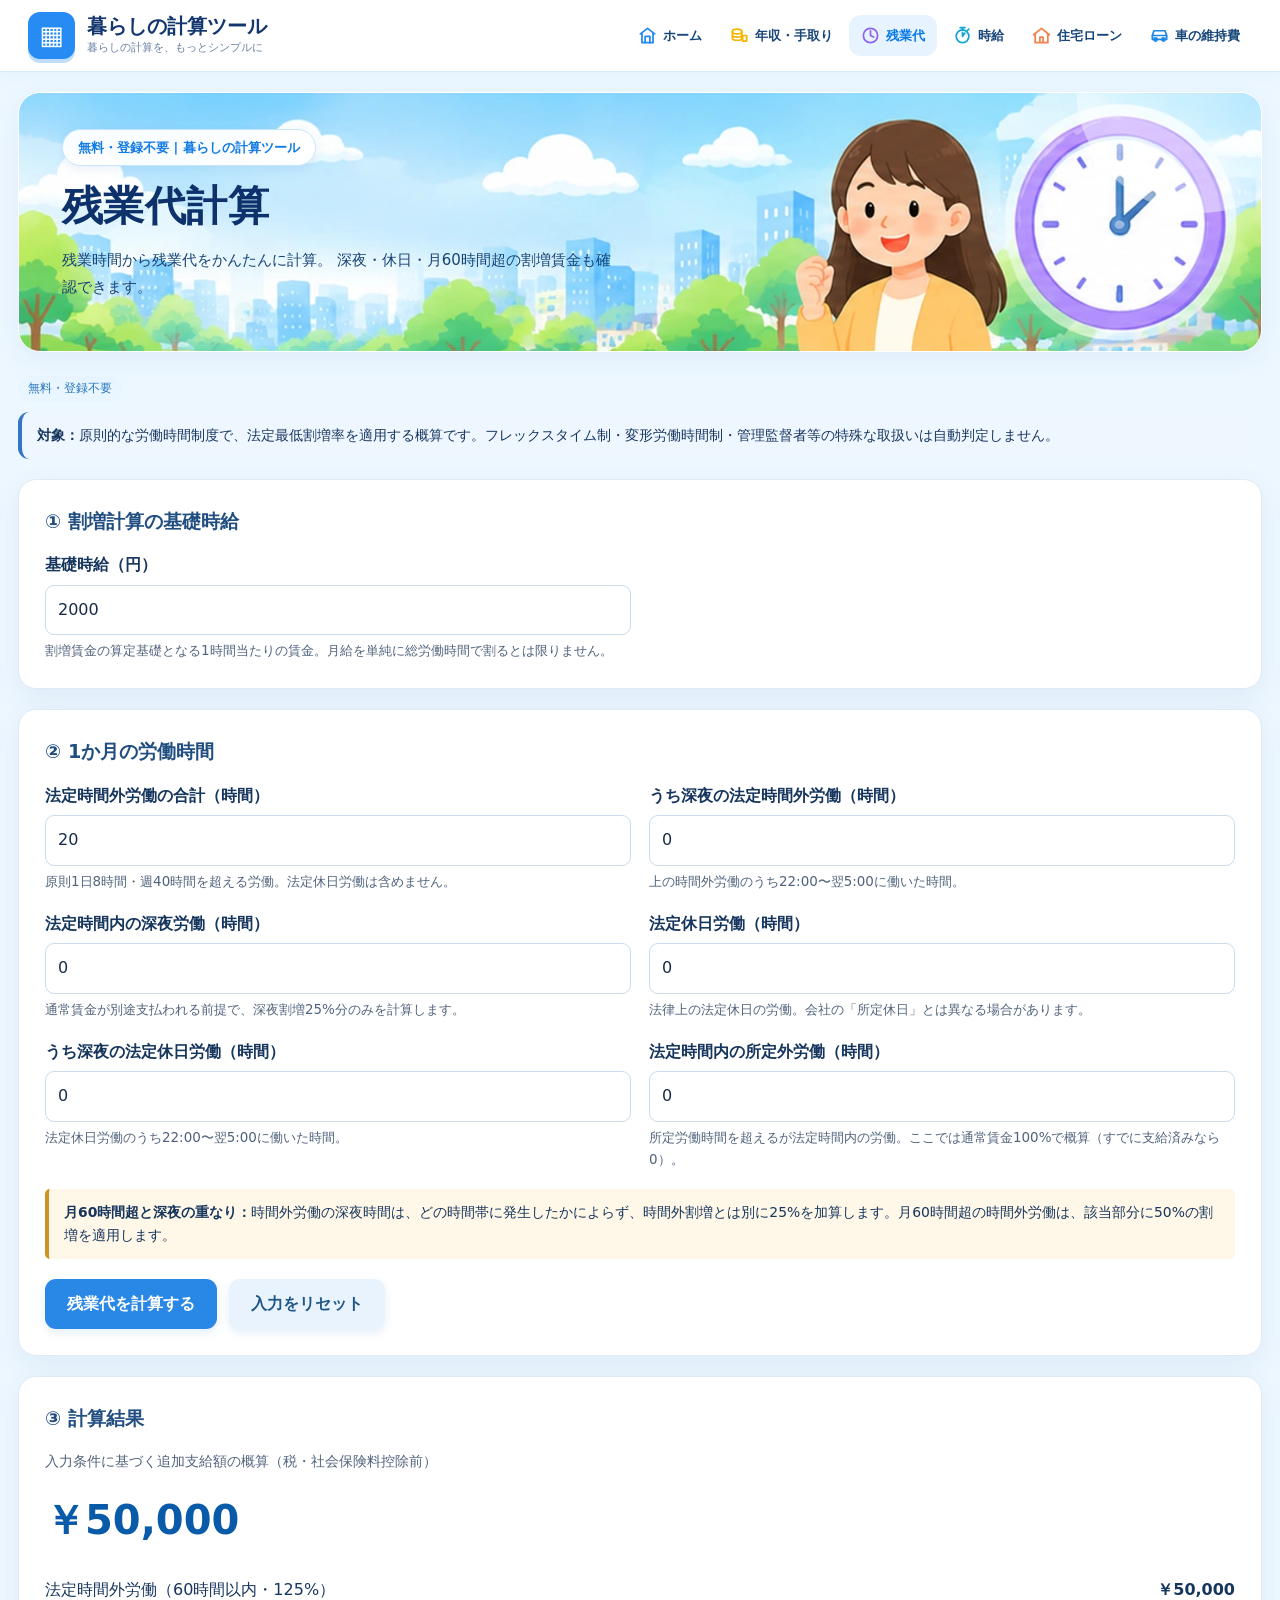
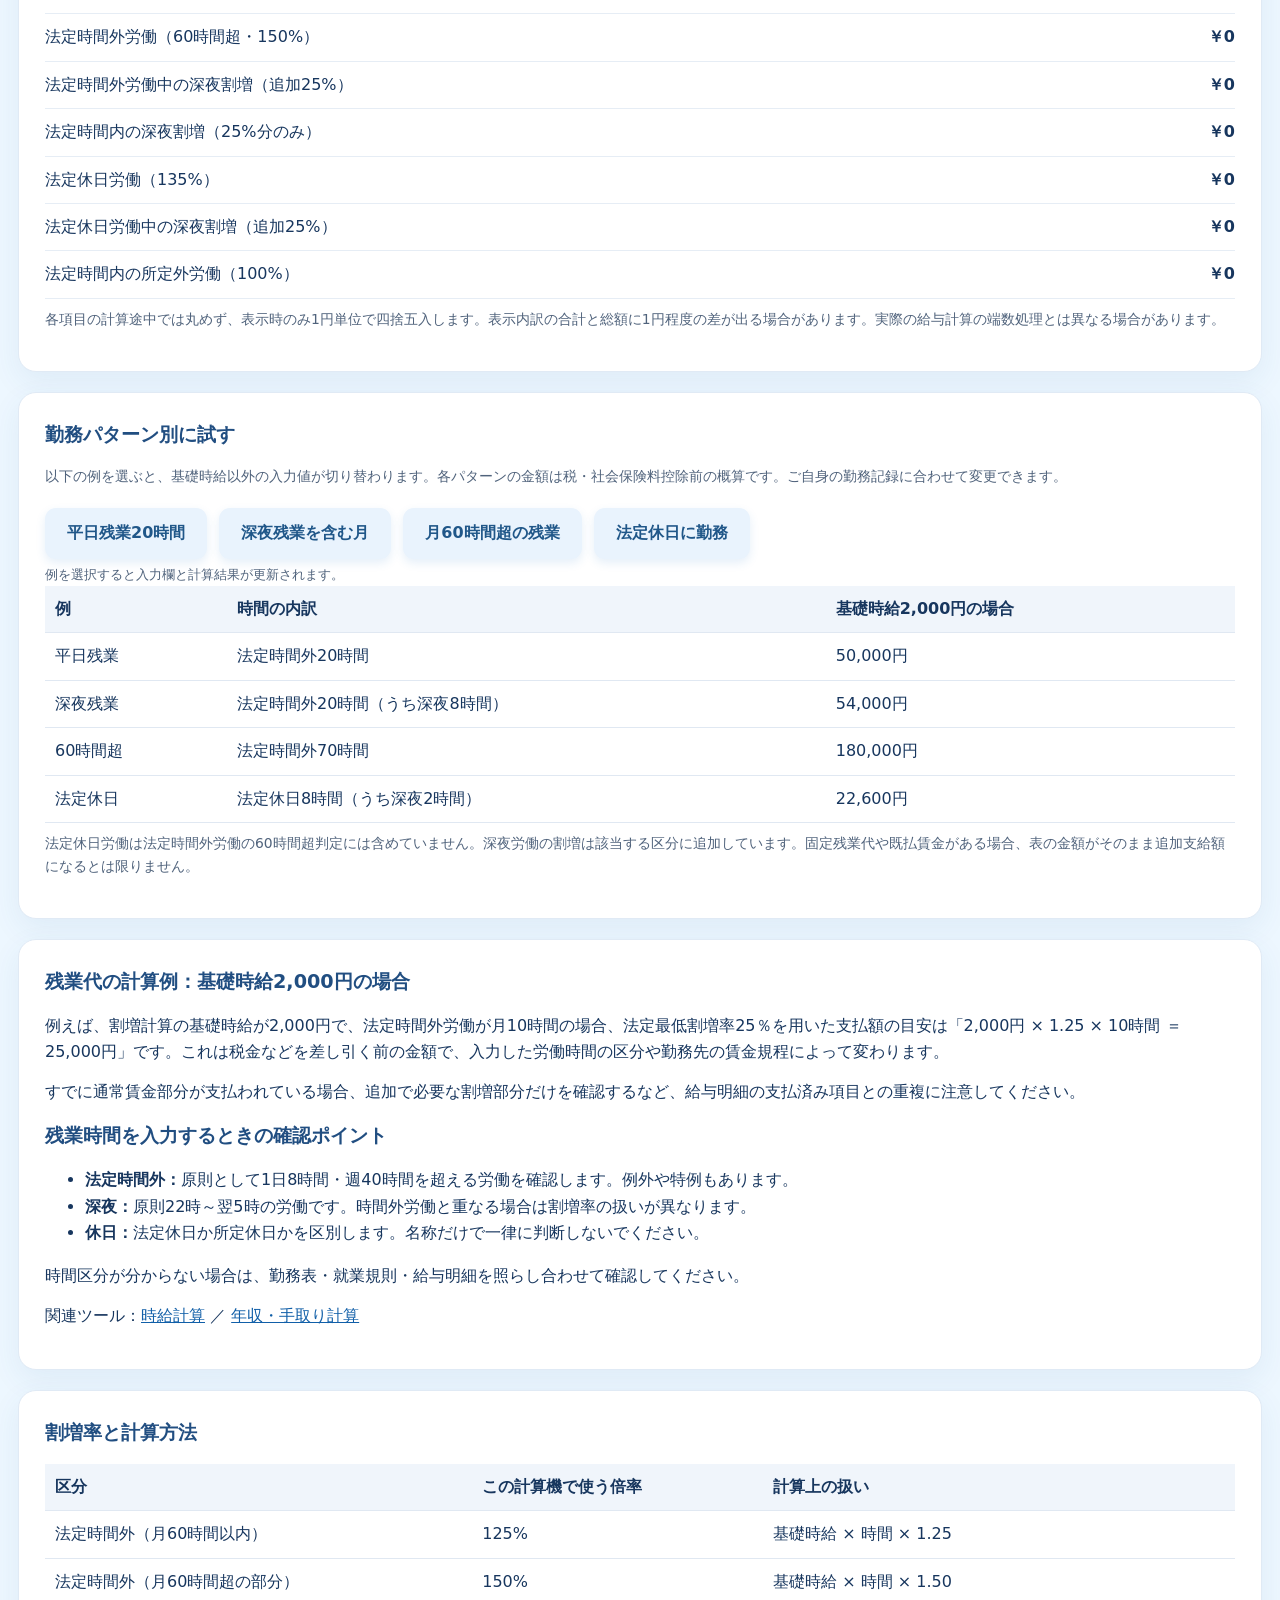
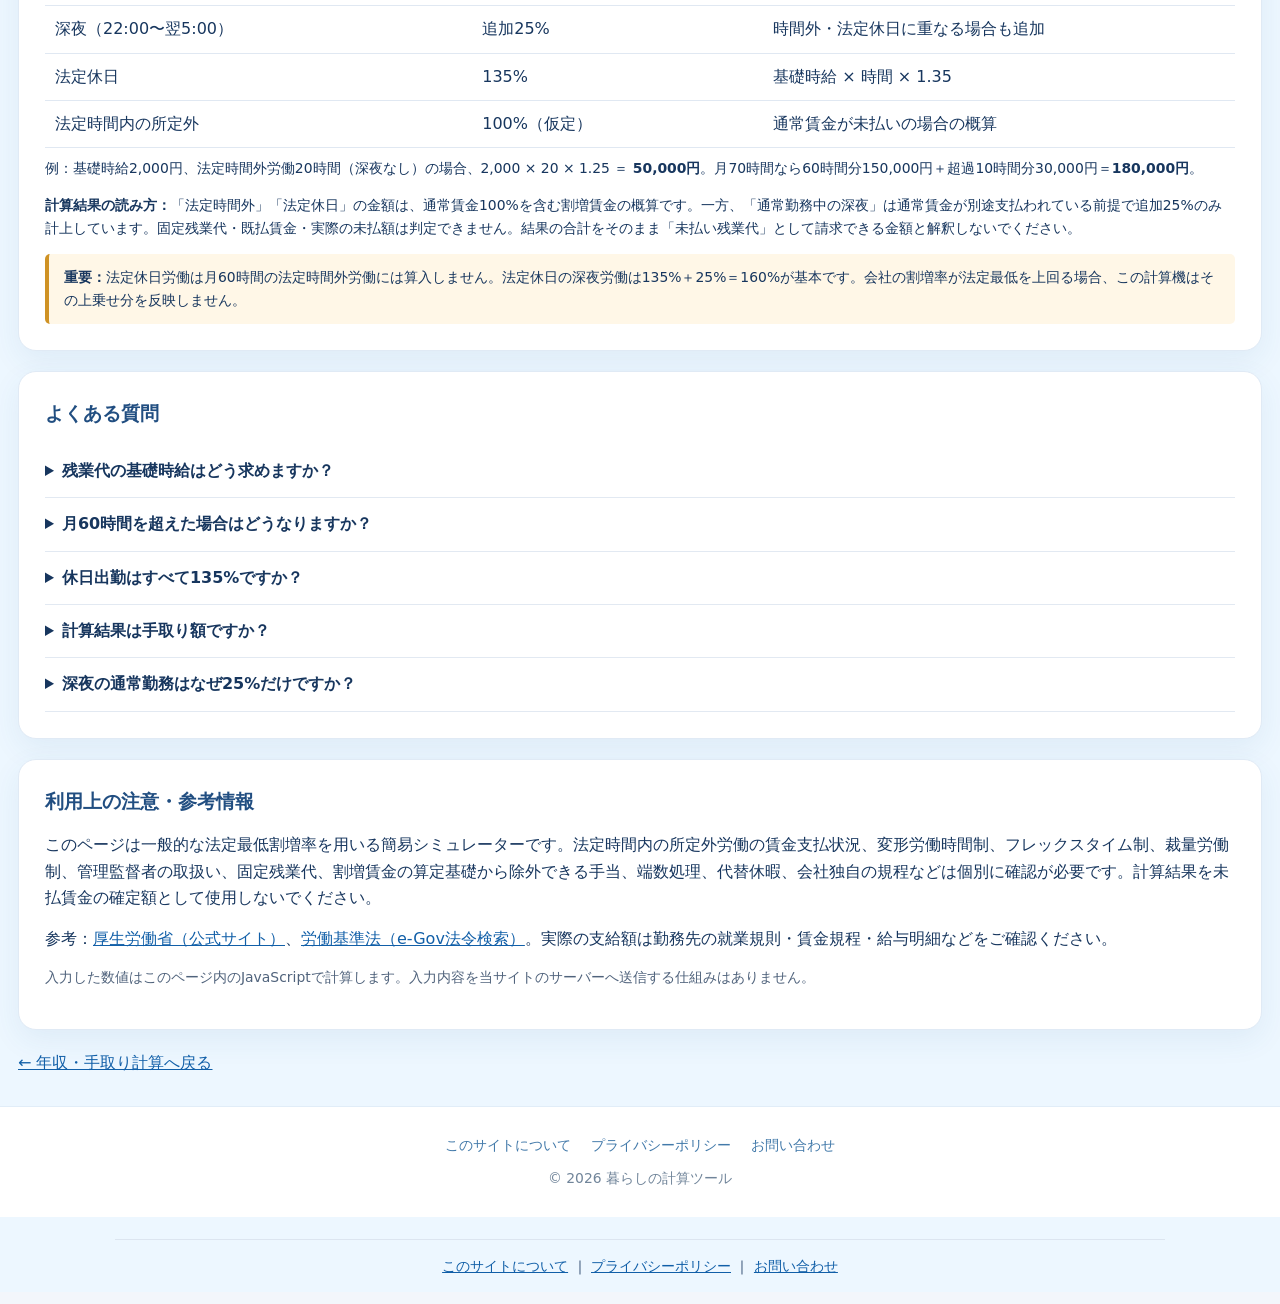
<file: overtime.html>
<!DOCTYPE html>

<html lang="ja">
<head><meta name="google-adsense-account" content="ca-pub-7493976070389751">
<meta charset="utf-8"/>
<meta content="width=device-width,initial-scale=1" name="viewport"/>
<meta content="残業時間から残業代を無料で概算。深夜労働、法定休日労働、月60時間超の時間外労働などを分けて計算できます。" name="description"/>
<meta content="index,follow" name="robots"/>
<link href="https://babydragon-zh.github.io/overtime.html" rel="canonical"/>
<title>残業代計算｜深夜・休日・月60時間超も無料試算 - 暮らしの計算ツール</title>
<style>
:root{font-family:system-ui,-apple-system,"Hiragino Kaku Gothic ProN","Yu Gothic",Meiryo,sans-serif;color:#172b47;background:#f3f6fb;font-size:16px}*{box-sizing:border-box}body{margin:0;line-height:1.65}a{color:#115fa8}a:hover{text-decoration-thickness:2px}header{background:#153e70;color:#fff}header .wrap{max-width:1000px;margin:auto;padding:15px 18px;font-weight:700}header a{color:#fff;text-decoration:none}nav{background:#e7eff9;border-bottom:1px solid #cedcec}nav .wrap{max-width:1000px;margin:auto;padding:10px 18px;display:flex;gap:20px;flex-wrap:wrap}nav a{font-weight:650}nav a[aria-current="page"]{color:#183a64;text-decoration:none}main{max-width:1000px;margin:30px auto;padding:0 16px}h1{font-size:clamp(1.55rem,3vw,2rem);line-height:1.35;margin:0 0 12px}h2{font-size:1.2rem;margin:0 0 15px}h3{font-size:1.05rem;margin:20px 0 8px}p{margin:9px 0 14px}.muted,.hint{color:#50637c}.intro{max-width:800px}.panel{background:#fff;border:1px solid #dce5f1;border-radius:14px;padding:24px;margin:20px 0;box-shadow:0 3px 15px #16385e0b}.grid{display:grid;grid-template-columns:repeat(2,minmax(0,1fr));gap:18px}.field label{display:block;font-weight:700;margin-bottom:6px}.field input{display:block;width:100%;border:1px solid #91a9c5;border-radius:8px;padding:11px 12px;font:inherit;color:#172b47;background:#fff}.field input:focus-visible,button:focus-visible,a:focus-visible{outline:3px solid #efaa28;outline-offset:2px}.hint{font-size:.84rem;margin:5px 0 0}.note{background:#fff7e7;border-left:4px solid #cf9224;border-radius:5px;padding:12px 15px}.info{background:#eef6ff;border-left:4px solid #3475c5;border-radius:5px;padding:12px 15px}.actions{display:flex;flex-wrap:wrap;gap:12px;margin-top:20px}button{border:0;border-radius:9px;padding:12px 22px;font:inherit;font-weight:700;cursor:pointer;background:#1166b6;color:#fff}button.secondary{background:#e4edf7;color:#1a3c66}button:hover{filter:brightness(.94)}.error{color:#a91e19;font-weight:700;margin:14px 0 0}.error:empty{display:none}.total{font-size:clamp(1.8rem,5vw,2.5rem);font-weight:800;color:#095aa8;margin:2px 0 14px}.result-row{display:flex;justify-content:space-between;gap:16px;padding:10px 0;border-bottom:1px solid #e6edf5}.result-row span:last-child{text-align:right;font-weight:700;white-space:nowrap}.small{font-size:.87rem}.table-wrap{overflow-x:auto}table{border-collapse:collapse;width:100%;min-width:500px}th,td{border-bottom:1px solid #e0e8f2;padding:10px;text-align:left;vertical-align:top}th{background:#f0f5fb}details{border-bottom:1px solid #e2e9f2;padding:13px 0}summary{cursor:pointer;font-weight:700}footer{text-align:center;color:#5b6c81;padding:24px 16px 40px}.pill{display:inline-block;font-size:.75rem;color:#28517d;background:#e6effa;border-radius:20px;padding:3px 10px;margin-bottom:10px}@media(max-width:650px){main{margin:20px auto}.panel{padding:17px}.grid{grid-template-columns:1fr}.result-row{font-size:.9rem}}
</style>
<style>
/* 2026 site-wide visual refresh: styles only, calculator JS untouched */
:root{--ui-ink:#17365e;--ui-blue:#2787e8;--ui-border:#e0eaf5;--ui-sky:#edf7ff;--ui-shadow:0 10px 30px rgba(43,99,153,.075)}
html{scroll-behavior:smooth}body{background:linear-gradient(180deg,#f0f8ff 0,#f8fbff 460px,#f8fbff 100%)!important;color:var(--ui-ink)!important;font-family:system-ui,-apple-system,"Hiragino Kaku Gothic ProN","Yu Gothic",Meiryo,sans-serif!important;line-height:1.65}*{box-sizing:border-box}
.site-top{background:rgba(255,255,255,.97)!important;border-bottom:1px solid #e1edf8!important;padding:0!important;color:var(--ui-ink)!important;box-shadow:0 3px 16px rgba(33,98,158,.04)}
.site-top .site-top-inner{max-width:1180px;margin:auto;padding:12px 20px;display:flex;align-items:center;justify-content:space-between;gap:15px;flex-wrap:wrap}
.site-brand{display:flex;align-items:center;gap:10px;text-decoration:none!important;color:#17518c!important;font-size:1.18rem;font-weight:800;line-height:1.25}.brand-mark{display:grid;place-items:center;width:39px;height:39px;border-radius:11px;background:linear-gradient(145deg,#4b9ded,#2175d6);color:white;font-size:23px;box-shadow:0 5px 12px #448bd42b}.brand-sub{display:block;font-size:.67rem;color:#7d91a9;font-weight:500;margin-top:2px}
.site-nav{background:#fff!important;border-bottom:1px solid #e5edf6!important;padding:0!important;text-align:left!important}.site-nav-inner{max-width:1180px;margin:auto;padding:8px 18px;display:flex;gap:5px;align-items:center;flex-wrap:wrap;justify-content:center}.site-nav a{display:inline-flex;align-items:center;gap:5px;padding:9px 12px!important;border-radius:10px;color:#526d8b!important;text-decoration:none!important;font-size:.88rem;font-weight:700;white-space:nowrap}.site-nav a:hover,.site-nav a[aria-current="page"]{background:#eaf4ff;color:#1874d0!important}.nav-emoji{font-size:1.1rem;line-height:1}
main{max-width:1120px!important;margin:24px auto 40px!important;padding:0 18px!important}
.ui-hero{position:relative;overflow:hidden;display:grid;grid-template-columns:minmax(0,1.2fr) minmax(245px,.8fr);align-items:center;gap:16px;background:linear-gradient(115deg,#f5fbff,#e8f5ff 70%,#e9f7f1);border:1px solid #dcecf8;border-radius:24px;padding:26px 32px 12px;margin:0 0 22px;box-shadow:var(--ui-shadow)}
.ui-hero:before{content:"";position:absolute;width:250px;height:250px;border-radius:50%;background:#ffffff70;right:-65px;top:-130px}.ui-hero h1{font-size:clamp(1.65rem,3.3vw,2.55rem)!important;color:#143b70!important;letter-spacing:.01em;line-height:1.4;margin:7px 0 10px!important}.ui-hero p{font-size:.98rem!important;color:#55728f!important;line-height:1.85;margin:0 0 14px}.ui-eyebrow{display:inline-block;background:#fff;color:#3380c8;font-weight:750;font-size:.78rem;padding:5px 12px;border-radius:99px;box-shadow:0 3px 10px #438ac91c}.ui-art{width:100%;max-width:390px;justify-self:center;position:relative;z-index:1}.ui-art svg{width:100%;height:auto;display:block;filter:drop-shadow(0 7px 10px #6da5cf14)}
.ui-links{display:grid;grid-template-columns:repeat(2,minmax(0,1fr));gap:14px;margin:0 0 24px}.ui-link{display:flex;align-items:center;gap:15px;text-decoration:none!important;background:white;border:1px solid #e2ecf7;border-radius:17px;padding:16px 18px;box-shadow:var(--ui-shadow);color:#1c4775!important;transition:transform .18s,box-shadow .18s}.ui-link:hover{transform:translateY(-3px);box-shadow:0 14px 26px #4d87c01c}.ui-link .ui-link-icon{width:53px;height:53px;border-radius:15px;background:#eaf5ff;display:grid;place-items:center;font-size:1.9rem;flex-shrink:0}.ui-link strong{display:block;font-size:1.05rem}.ui-link small{display:block;color:#748ca4;font-size:.8rem;margin-top:3px}.ui-link .ui-arrow{margin-left:auto;color:#2787e8;font-size:1.4rem}
.ui-section-label{margin:28px 0 13px;font-size:1.22rem;color:#204f81}.ui-divider{border:0;border-top:1px solid #e3edf8;margin:22px 0}
main .card,main .panel,main section.panel,main #result,main #results{border:1px solid var(--ui-border)!important;border-radius:18px!important;box-shadow:var(--ui-shadow)!important;background:#fff!important}main .card,main .panel{padding:clamp(17px,2.8vw,26px)!important}main h2{color:#214e81!important}main input,main select,main textarea{border:1px solid #cbdced!important;border-radius:9px!important;max-width:100%}main input:focus,main select:focus{outline:2px solid #65a8ed!important;outline-offset:1px}main button,main button[type="submit"]{border-radius:11px!important;background:#2987e6!important;color:white!important;box-shadow:0 4px 10px #2d80cf20}main button.secondary,main button[type="reset"]{background:#e9f3fd!important;color:#205789!important}main .hero{background:#eef7ff!important;border-radius:14px!important}main .metric,main .total-box,main .highlight{border-radius:13px!important}main .pill{background:#e9f5ff!important;color:#2776bd!important}main .info,main .warning{border-radius:11px!important}
.site-footer{margin-top:30px;background:#fff!important;border-top:1px solid #e1edf8!important;text-align:center!important;padding:27px 18px!important;color:#71859a!important;font-size:.87rem}.site-footer a{color:#437aaa!important;text-decoration:none}.site-footer a:hover{text-decoration:underline}.site-footer-links{display:flex;flex-wrap:wrap;justify-content:center;gap:8px 20px;margin-bottom:10px}
@media(max-width:720px){.site-top .site-top-inner{padding:10px 15px;justify-content:center}.site-nav-inner{flex-wrap:nowrap;justify-content:flex-start;overflow-x:auto;padding:8px 12px;-webkit-overflow-scrolling:touch}.site-nav a{font-size:.79rem;padding:8px 10px!important}.ui-hero{grid-template-columns:1fr;padding:20px 20px 4px;gap:0}.ui-hero h1{font-size:1.72rem!important}.ui-art{max-width:285px}.ui-links{grid-template-columns:1fr;gap:10px}.ui-link{padding:13px 15px}main{margin-top:16px!important;padding:0 13px!important}main .card,main .panel{padding:17px!important}}
@media(prefers-reduced-motion:reduce){html{scroll-behavior:auto}.ui-link{transition:none}}
</style><style>
/* Shared A3 illustration system, scoped to prevent calculator style regressions */
body{background:#edf7ff!important;color:#14366c}
.site-header{position:relative!important;background:#fff!important;color:#12366d!important;border-bottom:1px solid #d7eafa!important;box-shadow:0 2px 15px #c9e1f144!important}
.site-header .head-inner{max-width:1440px;margin:auto;padding:12px 28px;display:flex;align-items:center;justify-content:space-between;gap:18px;flex-wrap:wrap}
.site-header .brand{display:flex;align-items:center;gap:12px;color:#12366d!important;text-decoration:none!important;font-weight:700}
.site-header .brand-mark{width:47px;height:47px;background:#268bf2;border-radius:12px;display:grid;place-items:center;color:white;font-size:26px;box-shadow:0 4px 0 #c0ddfa}
.site-header .brand strong{display:block;font-size:20px;line-height:1.3}.site-header .brand small{display:block;color:#6680a4;font-size:11px;font-weight:400}
.site-header .nav{display:flex;align-items:center;flex-wrap:wrap;gap:4px;background:transparent!important;border:0!important;padding:0!important}
.site-header .nav a{display:inline-flex;align-items:center;gap:6px;padding:10px 12px;border-radius:12px;color:#174679!important;font-weight:700;font-size:13px;text-decoration:none!important}
.site-header .nav a.active,.site-header .nav a:hover{background:#e7f3ff!important;color:#0879e8!important}
.site-header .nav-icon{display:block;width:19px;height:19px;flex-shrink:0}
main{max-width:1300px!important;margin:20px auto!important}
main>.ui-hero.a3-banner{background:#e2f5ff var(--a3-banner) center center/cover no-repeat!important;min-height:260px!important;display:flex!important;align-items:center!important;padding:34px 43px!important;border-radius:22px!important;box-shadow:0 8px 26px #a3c9e733!important;border:1px solid #fff!important;position:relative!important;overflow:hidden!important;isolation:isolate}
main>.ui-hero.a3-banner>div:first-child{width:53%!important;max-width:600px!important;position:relative!important;z-index:1!important}
main>.ui-hero.a3-banner .ui-eyebrow{background:#fffffff0!important;color:#127be5!important;border:1px solid #c7e5ff!important;border-radius:99px!important;padding:7px 15px!important;display:inline-block!important;font-weight:700!important;font-size:13px!important}
main>.ui-hero.a3-banner h1{color:#0c316b!important;font-size:clamp(26px,3.2vw,43px)!important;line-height:1.24!important;margin:15px 0!important}
main>.ui-hero.a3-banner p{color:#184474!important;font-size:15px!important;line-height:1.8!important;max-width:560px!important}
main>.ui-hero.a3-banner .ui-art{display:none!important}
@media(max-width:760px){.site-header .head-inner{padding:12px 15px}.site-header .nav{width:100%;overflow-x:auto;flex-wrap:nowrap;white-space:nowrap}.site-header .nav a{padding:8px}.site-header .brand strong{font-size:18px}main>.ui-hero.a3-banner{min-height:300px!important;align-items:flex-start!important;padding:22px!important;background-position:67% center!important}main>.ui-hero.a3-banner>div:first-child{width:88%!important}main>.ui-hero.a3-banner h1{font-size:28px!important}main>.ui-hero.a3-banner p{font-size:12px!important;max-width:76%!important}}
</style><style id="mobile-banner-readability">
/* Mobile banner layout: identical to the approved home and salary pages. */
@media (max-width:650px){
 main>.ui-hero.a3-banner{display:flex!important;flex-direction:column!important;align-items:stretch!important;justify-content:flex-start!important;min-height:0!important;padding:20px 18px 0!important;background-image:none!important;background-color:#eaf7ff!important;overflow:hidden!important;gap:0!important}
 main>.ui-hero.a3-banner>div:first-child{width:100%!important;max-width:100%!important;flex:none!important;position:relative!important;z-index:2!important}
 main>.ui-hero.a3-banner h1{font-size:clamp(25px,7vw,30px)!important;line-height:1.3!important;margin:12px 0!important}
 main>.ui-hero.a3-banner p{max-width:100%!important;font-size:13px!important;line-height:1.65!important;margin:0!important}
 main>.ui-hero.a3-banner::before{content:''!important;display:block!important;position:relative!important;inset:auto!important;left:auto!important;right:auto!important;top:auto!important;bottom:auto!important;border-radius:0!important;width:calc(100% + 36px)!important;height:auto!important;aspect-ratio:4.5/1!important;flex-shrink:0!important;margin:12px -18px 0!important;background:var(--a3-banner) center center/100% 100% no-repeat!important;opacity:1!important;transform:none!important;pointer-events:none!important;z-index:0!important}
 main>.ui-hero.a3-banner::after{display:none!important;content:none!important}
}
</style></head>
<body>
<header class="site-header"><div class="head-inner"><a class="brand" href="./index.html"><span class="brand-mark">▦</span><span><strong>暮らしの計算ツール</strong><small>暮らしの計算を、もっとシンプルに</small></span></a><nav aria-label="メインナビゲーション" class="nav"><a class="" href="./index.html"><img alt="" aria-hidden="true" class="nav-icon" src="./assets/nav-home.svg"/>ホーム</a><a class="" href="./salary.html"><img alt="" aria-hidden="true" class="nav-icon" src="./assets/nav-salary.svg"/>年収・手取り</a><a class="active" href="./overtime.html"><img alt="" aria-hidden="true" class="nav-icon" src="./assets/nav-overtime.svg"/>残業代</a><a class="" href="./hourly.html"><img alt="" aria-hidden="true" class="nav-icon" src="./assets/nav-hourly.svg"/>時給</a><a class="" href="./mortgage.html"><img alt="" aria-hidden="true" class="nav-icon" src="./assets/nav-mortgage.svg"/>住宅ローン</a><a class="" href="./car.html"><img alt="" aria-hidden="true" class="nav-icon" src="./assets/nav-car.svg"/>車の維持費</a></nav></div></header>
<main><section aria-label="ページの紹介" class="ui-hero a3-banner" style="--a3-banner:url('./assets/banner-overtime.webp')"><div><span class="ui-eyebrow">無料・登録不要  |  暮らしの計算ツール</span><h1>残業代計算</h1><p class="intro muted">残業時間から残業代をかんたんに計算。 深夜・休日・月60時間超の割増賃金も確認できます。</p></div></section>
<span class="pill">無料・登録不要</span>
<div class="info small"><strong>対象：</strong>原則的な労働時間制度で、法定最低割増率を適用する概算です。フレックスタイム制・変形労働時間制・管理監督者等の特殊な取扱いは自動判定しません。</div>
<form id="calcForm" novalidate="">
<section aria-labelledby="h-base" class="panel"><h2 id="h-base">① 割増計算の基礎時給</h2>
<div class="grid"><div class="field"><label for="hourly">基礎時給（円）</label><input id="hourly" inputmode="decimal" max="1000000" min="0.01" name="hourly" required="" step="any" type="number" value="2000"/><p class="hint">割増賃金の算定基礎となる1時間当たりの賃金。月給を単純に総労働時間で割るとは限りません。</p></div></div>
</section>
<section aria-labelledby="h-hours" class="panel"><h2 id="h-hours">② 1か月の労働時間</h2>
<div class="grid">
<div class="field"><label for="overtime">法定時間外労働の合計（時間）</label><input id="overtime" inputmode="decimal" max="744" min="0" required="" step="any" type="number" value="20"/><p class="hint">原則1日8時間・週40時間を超える労働。法定休日労働は含めません。</p></div>
<div class="field"><label for="otNight">うち深夜の法定時間外労働（時間）</label><input id="otNight" inputmode="decimal" max="744" min="0" required="" step="any" type="number" value="0"/><p class="hint">上の時間外労働のうち22:00〜翌5:00に働いた時間。</p></div>
<div class="field"><label for="nightRegular">法定時間内の深夜労働（時間）</label><input id="nightRegular" inputmode="decimal" max="744" min="0" required="" step="any" type="number" value="0"/><p class="hint">通常賃金が別途支払われる前提で、深夜割増25%分のみを計算します。</p></div>
<div class="field"><label for="holiday">法定休日労働（時間）</label><input id="holiday" inputmode="decimal" max="744" min="0" required="" step="any" type="number" value="0"/><p class="hint">法律上の法定休日の労働。会社の「所定休日」とは異なる場合があります。</p></div>
<div class="field"><label for="holidayNight">うち深夜の法定休日労働（時間）</label><input id="holidayNight" inputmode="decimal" max="744" min="0" required="" step="any" type="number" value="0"/><p class="hint">法定休日労働のうち22:00〜翌5:00に働いた時間。</p></div>
<div class="field"><label for="prescribed">法定時間内の所定外労働（時間）</label><input id="prescribed" inputmode="decimal" max="744" min="0" required="" step="any" type="number" value="0"/><p class="hint">所定労働時間を超えるが法定時間内の労働。ここでは通常賃金100%で概算（すでに支給済みなら0）。</p></div>
</div>
<div class="note small" style="margin-top:18px"><strong>月60時間超と深夜の重なり：</strong>時間外労働の深夜時間は、どの時間帯に発生したかによらず、時間外割増とは別に25%を加算します。月60時間超の時間外労働は、該当部分に50%の割増を適用します。</div>
<div class="actions"><button type="submit">残業代を計算する</button><button class="secondary" id="reset" type="button">入力をリセット</button></div>
<p aria-live="assertive" class="error" id="error" role="alert"></p>
</section>
</form>
<section aria-labelledby="h-result" class="panel"><h2 id="h-result">③ 計算結果</h2><p class="muted small">入力条件に基づく追加支給額の概算（税・社会保険料控除前）</p>
<div aria-live="polite" class="total" id="total">—</div>
<div class="result-row"><span>法定時間外労働（60時間以内・125%）</span><span id="otBase">—</span></div>
<div class="result-row"><span>法定時間外労働（60時間超・150%）</span><span id="otOver60">—</span></div>
<div class="result-row"><span>法定時間外労働中の深夜割増（追加25%）</span><span id="otNightExtra">—</span></div>
<div class="result-row"><span>法定時間内の深夜割増（25%分のみ）</span><span id="nightExtra">—</span></div>
<div class="result-row"><span>法定休日労働（135%）</span><span id="holidayBase">—</span></div>
<div class="result-row"><span>法定休日労働中の深夜割増（追加25%）</span><span id="holidayNightExtra">—</span></div>
<div class="result-row"><span>法定時間内の所定外労働（100%）</span><span id="prescribedBase">—</span></div>
<p class="small muted">各項目の計算途中では丸めず、表示時のみ1円単位で四捨五入します。表示内訳の合計と総額に1円程度の差が出る場合があります。実際の給与計算の端数処理とは異なる場合があります。</p>
</section>
<section class="panel" aria-labelledby="scenario-title"><h2 id="scenario-title">勤務パターン別に試す</h2><p class="muted small">以下の例を選ぶと、基礎時給以外の入力値が切り替わります。各パターンの金額は税・社会保険料控除前の概算です。ご自身の勤務記録に合わせて変更できます。</p><div class="actions" id="scenarioButtons"><button type="button" class="secondary" data-scenario="standard">平日残業20時間</button><button type="button" class="secondary" data-scenario="night">深夜残業を含む月</button><button type="button" class="secondary" data-scenario="long">月60時間超の残業</button><button type="button" class="secondary" data-scenario="holiday">法定休日に勤務</button></div><p class="hint" id="scenarioDescription" aria-live="polite">例を選択すると入力欄と計算結果が更新されます。</p><div class="table-wrap"><table><thead><tr><th>例</th><th>時間の内訳</th><th>基礎時給2,000円の場合</th></tr></thead><tbody><tr><td>平日残業</td><td>法定時間外20時間</td><td>50,000円</td></tr><tr><td>深夜残業</td><td>法定時間外20時間（うち深夜8時間）</td><td>54,000円</td></tr><tr><td>60時間超</td><td>法定時間外70時間</td><td>180,000円</td></tr><tr><td>法定休日</td><td>法定休日8時間（うち深夜2時間）</td><td>22,600円</td></tr></tbody></table></div><p class="small muted">法定休日労働は法定時間外労働の60時間超判定には含めていません。深夜労働の割増は該当する区分に追加しています。固定残業代や既払賃金がある場合、表の金額がそのまま追加支給額になるとは限りません。</p></section>
<section class="panel seo-guide"><h2>残業代の計算例：基礎時給2,000円の場合</h2><p>例えば、割増計算の基礎時給が2,000円で、法定時間外労働が月10時間の場合、法定最低割増率25％を用いた支払額の目安は「2,000円 × 1.25 × 10時間 ＝ 25,000円」です。これは税金などを差し引く前の金額で、入力した労働時間の区分や勤務先の賃金規程によって変わります。</p><p>すでに通常賃金部分が支払われている場合、追加で必要な割増部分だけを確認するなど、給与明細の支払済み項目との重複に注意してください。</p><h2>残業時間を入力するときの確認ポイント</h2><ul><li><strong>法定時間外：</strong>原則として1日8時間・週40時間を超える労働を確認します。例外や特例もあります。</li><li><strong>深夜：</strong>原則22時～翌5時の労働です。時間外労働と重なる場合は割増率の扱いが異なります。</li><li><strong>休日：</strong>法定休日か所定休日かを区別します。名称だけで一律に判断しないでください。</li></ul><p>時間区分が分からない場合は、勤務表・就業規則・給与明細を照らし合わせて確認してください。</p><p>関連ツール：<a href="./hourly.html">時給計算</a> ／ <a href="./salary.html">年収・手取り計算</a></p></section>
<section class="panel"><h2>割増率と計算方法</h2><div class="table-wrap"><table><thead><tr><th>区分</th><th>この計算機で使う倍率</th><th>計算上の扱い</th></tr></thead><tbody>
<tr><td>法定時間外（月60時間以内）</td><td>125%</td><td>基礎時給 × 時間 × 1.25</td></tr>
<tr><td>法定時間外（月60時間超の部分）</td><td>150%</td><td>基礎時給 × 時間 × 1.50</td></tr>
<tr><td>深夜（22:00〜翌5:00）</td><td>追加25%</td><td>時間外・法定休日に重なる場合も追加</td></tr>
<tr><td>法定休日</td><td>135%</td><td>基礎時給 × 時間 × 1.35</td></tr>
<tr><td>法定時間内の所定外</td><td>100%（仮定）</td><td>通常賃金が未払いの場合の概算</td></tr>
</tbody></table></div>
<p class="small">例：基礎時給2,000円、法定時間外労働20時間（深夜なし）の場合、2,000 × 20 × 1.25 ＝ <strong>50,000円</strong>。月70時間なら60時間分150,000円＋超過10時間分30,000円＝<strong>180,000円</strong>。</p>
<p class="small"><strong>計算結果の読み方：</strong>「法定時間外」「法定休日」の金額は、通常賃金100%を含む割増賃金の概算です。一方、「通常勤務中の深夜」は通常賃金が別途支払われている前提で追加25%のみ計上しています。固定残業代・既払賃金・実際の未払額は判定できません。結果の合計をそのまま「未払い残業代」として請求できる金額と解釈しないでください。</p>
<div class="note small"><strong>重要：</strong>法定休日労働は月60時間の法定時間外労働には算入しません。法定休日の深夜労働は135%＋25%＝160%が基本です。会社の割増率が法定最低を上回る場合、この計算機はその上乗せ分を反映しません。</div>
</section>
<section class="panel"><h2>よくある質問</h2>
<details><summary>残業代の基礎時給はどう求めますか？</summary><p>月給制の場合、割増賃金の算定基礎に含まれる賃金を、所定労働時間に基づく1か月平均所定労働時間などで除して求めます。すべての手当が一律に算定基礎から除外されるわけではありません。給与規程を確認してください。</p></details>
<details><summary>月60時間を超えた場合はどうなりますか？</summary><p>法定時間外労働の月60時間超の部分について、原則50%以上の割増が必要です。深夜労働が重なれば、さらに25%以上の深夜割増が加わります。代替休暇制度などの例外的な取扱いはこの計算機では扱いません。</p></details>
<details><summary>休日出勤はすべて135%ですか？</summary><p>いいえ。135%の対象は法律上の「法定休日」の労働です。法定休日以外の所定休日の出勤は、法定時間外労働に当たるかどうかなどで扱いが変わります。</p></details>
<details><summary>計算結果は手取り額ですか？</summary><p>いいえ。税金・社会保険料を差し引く前の概算です。既に基本給に含まれている賃金や固定残業代との精算も自動判定しません。</p></details>
<details><summary>深夜の通常勤務はなぜ25%だけですか？</summary><p>通常勤務分の賃金100%は別途支払われていると仮定し、この計算機では追加の深夜割増25%分のみを計上するためです。</p></details>
</section>
<section class="panel"><h2>利用上の注意・参考情報</h2><p>このページは一般的な法定最低割増率を用いる簡易シミュレーターです。法定時間内の所定外労働の賃金支払状況、変形労働時間制、フレックスタイム制、裁量労働制、管理監督者の取扱い、固定残業代、割増賃金の算定基礎から除外できる手当、端数処理、代替休暇、会社独自の規程などは個別に確認が必要です。計算結果を未払賃金の確定額として使用しないでください。</p>
<p>参考：<a href="https://www.mhlw.go.jp/" rel="noopener noreferrer" target="_blank">厚生労働省（公式サイト）</a>、<a href="https://elaws.e-gov.go.jp/document?lawid=322AC0000000049" rel="noopener noreferrer" target="_blank">労働基準法（e-Gov法令検索）</a>。実際の支給額は勤務先の就業規則・賃金規程・給与明細などをご確認ください。</p>
<p class="small muted">入力した数値はこのページ内のJavaScriptで計算します。入力内容を当サイトのサーバーへ送信する仕組みはありません。</p>
</section>
<p><a href="./salary.html">← 年収・手取り計算へ戻る</a></p>
</main><footer class="site-footer"><div class="site-footer-links"><a href="./about.html">このサイトについて</a><a href="./privacy.html">プライバシーポリシー</a><a href="./contact.html">お問い合わせ</a></div><div>© 2026 暮らしの計算ツール</div></footer>
<div class="site-info-links" style="max-width:1050px;margin:22px auto 12px;padding:12px 16px;text-align:center;line-height:2;border-top:1px solid #dce5f0;font-size:14px"><a href="./about.html">このサイトについて</a> ｜ <a href="./privacy.html">プライバシーポリシー</a> ｜ <a href="./contact.html">お問い合わせ</a></div>
<script>
(function(){'use strict';
const ids=['hourly','overtime','otNight','nightRegular','holiday','holidayNight','prescribed'];
const outputIds=['total','otBase','otOver60','otNightExtra','nightExtra','holidayBase','holidayNightExtra','prescribedBase'];
const $=id=>document.getElementById(id);
const yen=n=>new Intl.NumberFormat('ja-JP',{style:'currency',currency:'JPY',maximumFractionDigits:0}).format(n);
function clear(){for(const id of outputIds)$(id).textContent='—';}
function compute(v){const h=v.hourly;const first=Math.min(v.overtime,60);const over=Math.max(v.overtime-60,0);const amounts={otBase:h*first*1.25,otOver60:h*over*1.5,otNightExtra:h*v.otNight*.25,nightExtra:h*v.nightRegular*.25,holidayBase:h*v.holiday*1.35,holidayNightExtra:h*v.holidayNight*.25,prescribedBase:h*v.prescribed};return {amounts,total:Object.values(amounts).reduce((a,b)=>a+b,0)};}
function calculate(){const v={};for(const id of ids){const raw=$(id).value.trim();const n=Number(raw);if(raw===''||!Number.isFinite(n)||n<0||(id==='hourly'&&n<=0)||(id==='hourly'&&n>1000000)||(id!=='hourly'&&n>744)){clear();$('error').textContent='入力値を確認してください。基礎時給は0円より大きく100万円以下、各時間は0〜744時間で入力してください。';return false;}v[id]=n;}
if(v.otNight>v.overtime||v.holidayNight>v.holiday){clear();$('error').textContent='「うち深夜」の時間は、それぞれの合計時間以下にしてください。';return false;}
if(v.overtime+v.nightRegular+v.holiday+v.prescribed>744){clear();$('error').textContent='労働時間の合計が1か月の最大744時間を超えています。入力を確認してください。';return false;}
$('error').textContent='';const result=compute(v);for(const [id,n] of Object.entries(result.amounts))$(id).textContent=yen(n);$('total').textContent=yen(result.total);return true;}
const scenarios={standard:{overtime:20,otNight:0,nightRegular:0,holiday:0,holidayNight:0,prescribed:0,description:'法定時間外労働20時間をすべて通常時間帯に行った例です。'},night:{overtime:20,otNight:8,nightRegular:0,holiday:0,holidayNight:0,prescribed:0,description:'法定時間外20時間のうち8時間が22時〜翌5時に該当する例です。'},long:{overtime:70,otNight:0,nightRegular:0,holiday:0,holidayNight:0,prescribed:0,description:'月60時間以内は125%、超過した10時間は150%として計算します。'},holiday:{overtime:0,otNight:0,nightRegular:0,holiday:8,holidayNight:2,prescribed:0,description:'法定休日8時間のうち深夜2時間を含む例です。'}};
$('scenarioButtons').addEventListener('click',e=>{const btn=e.target.closest('button[data-scenario]');if(!btn)return;const v=scenarios[btn.dataset.scenario];if(!v)return;for(const [id,n] of Object.entries(v))if(id!=='description')$(id).value=n;$('scenarioDescription').textContent=v.description;calculate();});
$('calcForm').addEventListener('submit',e=>{e.preventDefault();calculate();});
for(const id of ids)$(id).addEventListener('input',()=>{clear();$('error').textContent='入力を変更しました。「残業代を計算する」を押して結果を更新してください。';});
$('reset').addEventListener('click',()=>{const defaults={hourly:2000,overtime:20,otNight:0,nightRegular:0,holiday:0,holidayNight:0,prescribed:0};for(const [id,n] of Object.entries(defaults))$(id).value=n;calculate();});
calculate();
})();
</script>
</body></html>
</file>
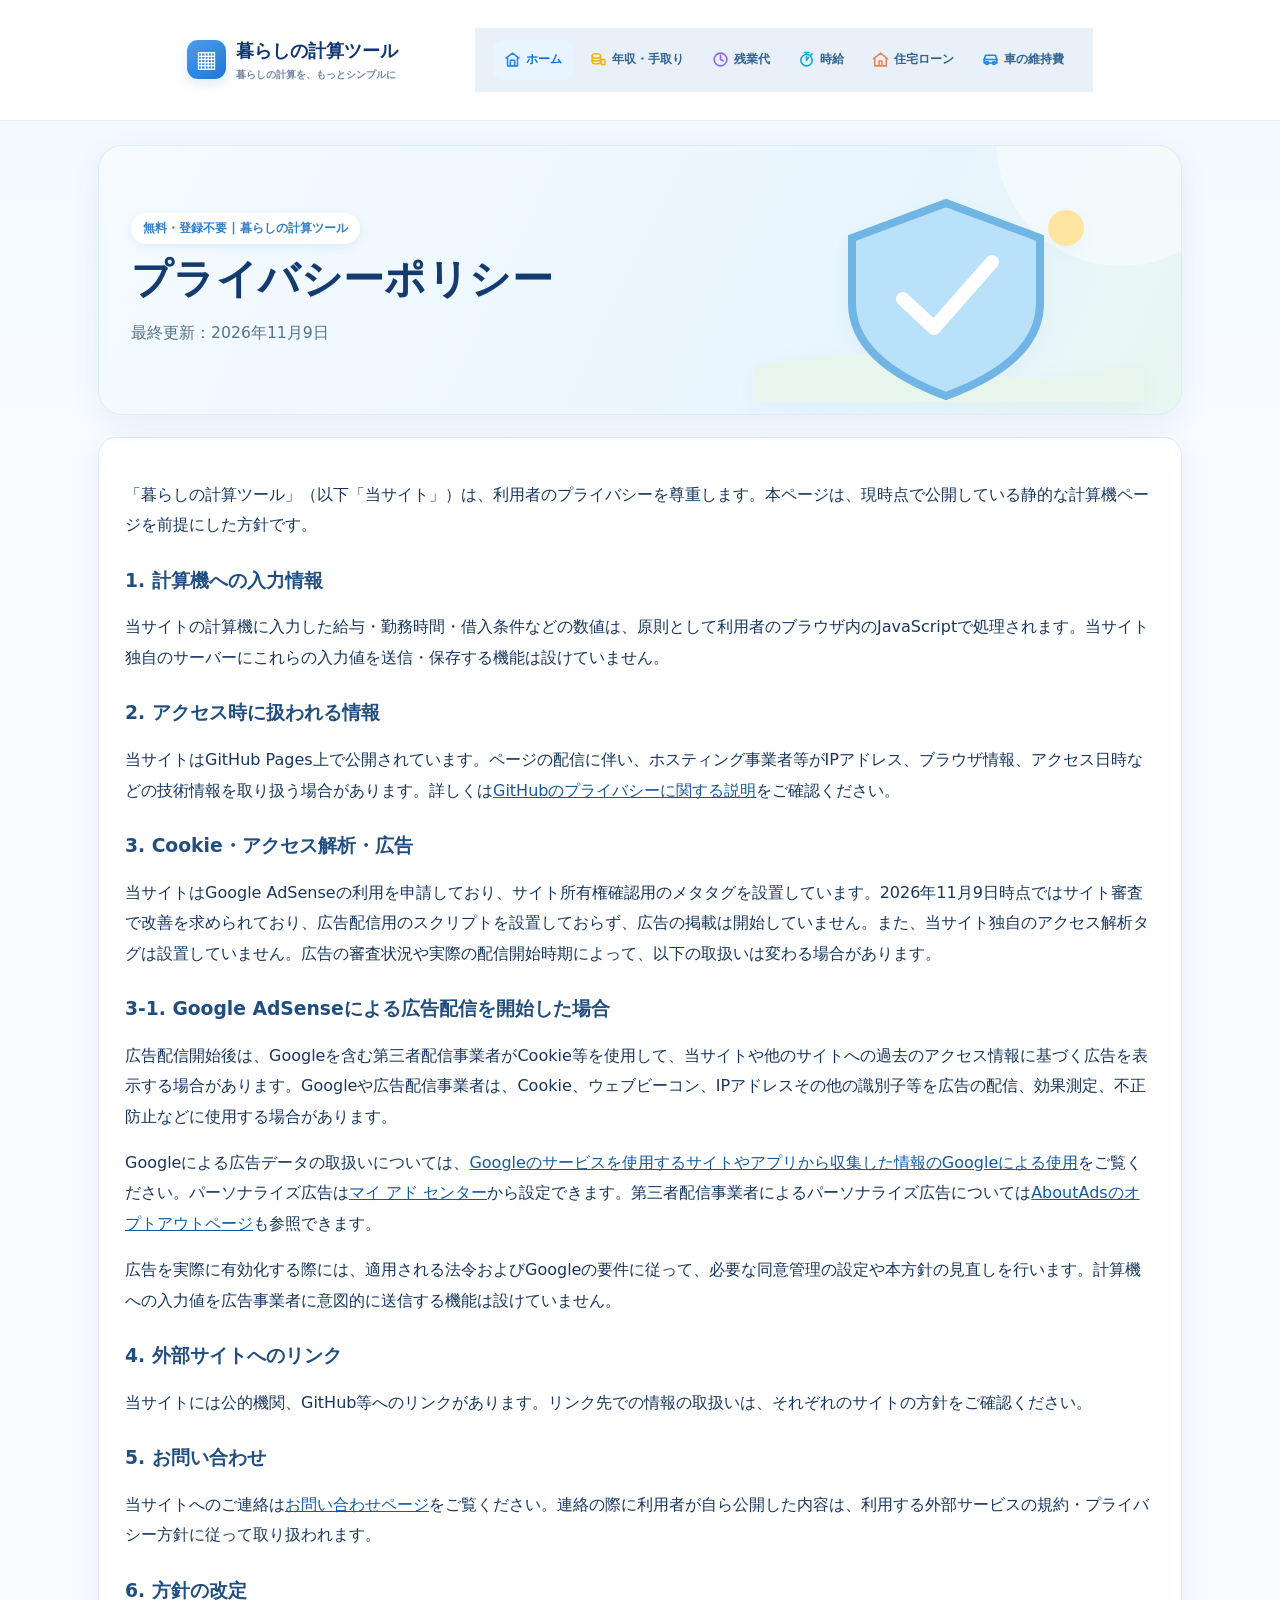
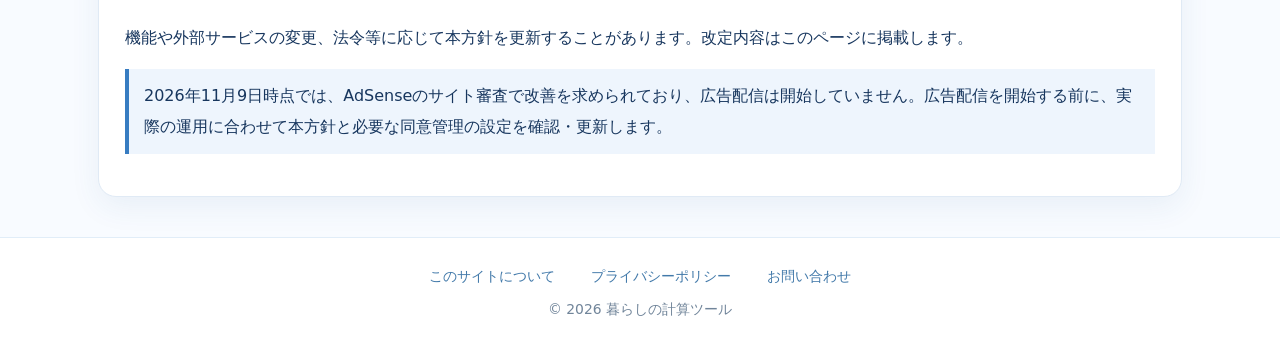
<file: privacy.html>
<!DOCTYPE html>

<html lang="ja"><head><meta name="google-adsense-account" content="ca-pub-7493976070389751"><meta charset="utf-8"/><meta content="width=device-width,initial-scale=1" name="viewport"/><meta content="暮らしの計算ツールの入力情報、アクセス時の技術情報、外部サービス、Cookieに関する方針です。" name="description"/><meta content="index,follow" name="robots"/><link href="https://babydragon-zh.github.io/privacy.html" rel="canonical"/><title>プライバシーポリシー | 暮らしの計算ツール</title><style>*{box-sizing:border-box}body{margin:0;background:#f4f7fb;color:#172b47;font-family:system-ui,-apple-system,"Hiragino Kaku Gothic ProN","Yu Gothic",sans-serif;line-height:1.8}header{background:#173f70;color:white;padding:16px max(18px,calc((100vw - 950px)/2));font-weight:750}header a{color:white;text-decoration:none}nav{background:#e8f0fa;padding:12px 18px;display:flex;flex-wrap:wrap;justify-content:center;gap:8px 20px}a{color:#145aa0}main{max-width:900px;margin:30px auto;padding:0 18px}h1{font-size:clamp(1.6rem,4vw,2rem);line-height:1.4}h2{font-size:1.17rem;margin-top:25px}.card{background:white;padding:26px;border:1px solid #dce5f0;border-radius:14px;margin:18px 0;box-shadow:0 3px 15px #16385e0b}p,li{line-height:1.9}.muted{color:#53677e;font-size:.92rem}.note{padding:12px 15px;border-left:4px solid #377cc1;background:#eef5fd}footer{text-align:center;color:#53677e;padding:22px 12px}footer a{margin:0 8px}a:focus-visible{outline:3px solid orange;outline-offset:2px}@media(max-width:600px){.card{padding:18px}nav{gap:6px 12px}}</style><style>
/* 2026 site-wide visual refresh: styles only, calculator JS untouched */
:root{--ui-ink:#17365e;--ui-blue:#2787e8;--ui-border:#e0eaf5;--ui-sky:#edf7ff;--ui-shadow:0 10px 30px rgba(43,99,153,.075)}
html{scroll-behavior:smooth}body{background:linear-gradient(180deg,#f0f8ff 0,#f8fbff 460px,#f8fbff 100%)!important;color:var(--ui-ink)!important;font-family:system-ui,-apple-system,"Hiragino Kaku Gothic ProN","Yu Gothic",Meiryo,sans-serif!important;line-height:1.65}*{box-sizing:border-box}
.site-top{background:rgba(255,255,255,.97)!important;border-bottom:1px solid #e1edf8!important;padding:0!important;color:var(--ui-ink)!important;box-shadow:0 3px 16px rgba(33,98,158,.04)}
.site-top .site-top-inner{max-width:1180px;margin:auto;padding:12px 20px;display:flex;align-items:center;justify-content:space-between;gap:15px;flex-wrap:wrap}
.site-brand{display:flex;align-items:center;gap:10px;text-decoration:none!important;color:#17518c!important;font-size:1.18rem;font-weight:800;line-height:1.25}.brand-mark{display:grid;place-items:center;width:39px;height:39px;border-radius:11px;background:linear-gradient(145deg,#4b9ded,#2175d6);color:white;font-size:23px;box-shadow:0 5px 12px #448bd42b}.brand-sub{display:block;font-size:.67rem;color:#7d91a9;font-weight:500;margin-top:2px}
.site-nav{background:#fff!important;border-bottom:1px solid #e5edf6!important;padding:0!important;text-align:left!important}.site-nav-inner{max-width:1180px;margin:auto;padding:8px 18px;display:flex;gap:5px;align-items:center;flex-wrap:wrap;justify-content:center}.site-nav a{display:inline-flex;align-items:center;gap:5px;padding:9px 12px!important;border-radius:10px;color:#526d8b!important;text-decoration:none!important;font-size:.88rem;font-weight:700;white-space:nowrap}.site-nav a:hover,.site-nav a[aria-current="page"]{background:#eaf4ff;color:#1874d0!important}.nav-emoji{font-size:1.1rem;line-height:1}
main{max-width:1120px!important;margin:24px auto 40px!important;padding:0 18px!important}
.ui-hero{position:relative;overflow:hidden;display:grid;grid-template-columns:minmax(0,1.2fr) minmax(245px,.8fr);align-items:center;gap:16px;background:linear-gradient(115deg,#f5fbff,#e8f5ff 70%,#e9f7f1);border:1px solid #dcecf8;border-radius:24px;padding:26px 32px 12px;margin:0 0 22px;box-shadow:var(--ui-shadow)}
.ui-hero:before{content:"";position:absolute;width:250px;height:250px;border-radius:50%;background:#ffffff70;right:-65px;top:-130px}.ui-hero h1{font-size:clamp(1.65rem,3.3vw,2.55rem)!important;color:#143b70!important;letter-spacing:.01em;line-height:1.4;margin:7px 0 10px!important}.ui-hero p{font-size:.98rem!important;color:#55728f!important;line-height:1.85;margin:0 0 14px}.ui-eyebrow{display:inline-block;background:#fff;color:#3380c8;font-weight:750;font-size:.78rem;padding:5px 12px;border-radius:99px;box-shadow:0 3px 10px #438ac91c}.ui-art{width:100%;max-width:390px;justify-self:center;position:relative;z-index:1}.ui-art svg{width:100%;height:auto;display:block;filter:drop-shadow(0 7px 10px #6da5cf14)}
.ui-links{display:grid;grid-template-columns:repeat(2,minmax(0,1fr));gap:14px;margin:0 0 24px}.ui-link{display:flex;align-items:center;gap:15px;text-decoration:none!important;background:white;border:1px solid #e2ecf7;border-radius:17px;padding:16px 18px;box-shadow:var(--ui-shadow);color:#1c4775!important;transition:transform .18s,box-shadow .18s}.ui-link:hover{transform:translateY(-3px);box-shadow:0 14px 26px #4d87c01c}.ui-link .ui-link-icon{width:53px;height:53px;border-radius:15px;background:#eaf5ff;display:grid;place-items:center;font-size:1.9rem;flex-shrink:0}.ui-link strong{display:block;font-size:1.05rem}.ui-link small{display:block;color:#748ca4;font-size:.8rem;margin-top:3px}.ui-link .ui-arrow{margin-left:auto;color:#2787e8;font-size:1.4rem}
.ui-section-label{margin:28px 0 13px;font-size:1.22rem;color:#204f81}.ui-divider{border:0;border-top:1px solid #e3edf8;margin:22px 0}
main .card,main .panel,main section.panel,main #result,main #results{border:1px solid var(--ui-border)!important;border-radius:18px!important;box-shadow:var(--ui-shadow)!important;background:#fff!important}main .card,main .panel{padding:clamp(17px,2.8vw,26px)!important}main h2{color:#214e81!important}main input,main select,main textarea{border:1px solid #cbdced!important;border-radius:9px!important;max-width:100%}main input:focus,main select:focus{outline:2px solid #65a8ed!important;outline-offset:1px}main button,main button[type="submit"]{border-radius:11px!important;background:#2987e6!important;color:white!important;box-shadow:0 4px 10px #2d80cf20}main button.secondary,main button[type="reset"]{background:#e9f3fd!important;color:#205789!important}main .hero{background:#eef7ff!important;border-radius:14px!important}main .metric,main .total-box,main .highlight{border-radius:13px!important}main .pill{background:#e9f5ff!important;color:#2776bd!important}main .info,main .warning{border-radius:11px!important}
.site-footer{margin-top:30px;background:#fff!important;border-top:1px solid #e1edf8!important;text-align:center!important;padding:27px 18px!important;color:#71859a!important;font-size:.87rem}.site-footer a{color:#437aaa!important;text-decoration:none}.site-footer a:hover{text-decoration:underline}.site-footer-links{display:flex;flex-wrap:wrap;justify-content:center;gap:8px 20px;margin-bottom:10px}
@media(max-width:720px){.site-top .site-top-inner{padding:10px 15px;justify-content:center}.site-nav-inner{flex-wrap:nowrap;justify-content:flex-start;overflow-x:auto;padding:8px 12px;-webkit-overflow-scrolling:touch}.site-nav a{font-size:.79rem;padding:8px 10px!important}.ui-hero{grid-template-columns:1fr;padding:20px 20px 4px;gap:0}.ui-hero h1{font-size:1.72rem!important}.ui-art{max-width:285px}.ui-links{grid-template-columns:1fr;gap:10px}.ui-link{padding:13px 15px}main{margin-top:16px!important;padding:0 13px!important}main .card,main .panel{padding:17px!important}}
@media(prefers-reduced-motion:reduce){html{scroll-behavior:auto}.ui-link{transition:none}}
</style><style>/* Consistent release navigation */ .site-header{background:#fff;border-bottom:1px solid #dcecf9}.head-inner{max-width:1160px;margin:auto;min-height:72px;padding:12px 22px;display:flex;align-items:center;justify-content:space-between;gap:20px}.brand{display:flex;align-items:center;gap:10px;text-decoration:none;color:#123675;white-space:nowrap}.brand strong{display:block;font-size:18px}.brand small{display:block;font-size:10px;color:#7387a1;margin-top:2px}.nav{display:flex;align-items:center;gap:6px;flex-wrap:wrap}.nav a{display:inline-flex;align-items:center;gap:5px;padding:10px 11px;border-radius:10px;text-decoration:none;color:#32628f;font-weight:700;font-size:12px;white-space:nowrap}.nav a.active,.nav a:hover{background:#e8f4ff;color:#0874dc}.nav-icon{width:17px;height:17px;display:block;flex-shrink:0}@media(max-width:800px){.head-inner{display:block}.nav{margin-top:12px}}</style></head><body><header class="site-header"><div class="head-inner"><a class="brand" href="./index.html"><span class="brand-mark">▦</span><span><strong>暮らしの計算ツール</strong><small>暮らしの計算を、もっとシンプルに</small></span></a><nav aria-label="メインナビゲーション" class="nav"><a class="active" href="./index.html"><img alt="" aria-hidden="true" class="nav-icon" src="./assets/nav-home.svg"/>ホーム</a><a class="" href="./salary.html"><img alt="" aria-hidden="true" class="nav-icon" src="./assets/nav-salary.svg"/>年収・手取り</a><a class="" href="./overtime.html"><img alt="" aria-hidden="true" class="nav-icon" src="./assets/nav-overtime.svg"/>残業代</a><a class="" href="./hourly.html"><img alt="" aria-hidden="true" class="nav-icon" src="./assets/nav-hourly.svg"/>時給</a><a class="" href="./mortgage.html"><img alt="" aria-hidden="true" class="nav-icon" src="./assets/nav-mortgage.svg"/>住宅ローン</a><a class="" href="./car.html"><img alt="" aria-hidden="true" class="nav-icon" src="./assets/nav-car.svg"/>車の維持費</a></nav></div></header><main><section aria-label="ページの紹介" class="ui-hero"><div><span class="ui-eyebrow">無料・登録不要  |  暮らしの計算ツール</span><h1>プライバシーポリシー</h1><p class="muted">最終更新：2026年11月9日</p></div><div class="ui-art"><svg aria-label="安心の盾のイラスト" role="img" viewbox="0 0 390 230"><path d="M0 195q110-25 200 0t190-5v40H0Z" fill="#e7f5ec"></path><path d="M192 31 286 66v65q0 58-94 93-94-35-94-93V66Z" fill="#b9e2fa" stroke="#71b5e5" stroke-width="8"></path><path d="m149 127 31 29 58-66" fill="none" stroke="#fff" stroke-linecap="round" stroke-linejoin="round" stroke-width="14"></path><circle cx="312" cy="56" fill="#ffe5a1" r="18"></circle></svg></div></section><div class="card"><p>「暮らしの計算ツール」（以下「当サイト」）は、利用者のプライバシーを尊重します。本ページは、現時点で公開している静的な計算機ページを前提にした方針です。</p><h2>1. 計算機への入力情報</h2><p>当サイトの計算機に入力した給与・勤務時間・借入条件などの数値は、原則として利用者のブラウザ内のJavaScriptで処理されます。当サイト独自のサーバーにこれらの入力値を送信・保存する機能は設けていません。</p><h2>2. アクセス時に扱われる情報</h2><p>当サイトはGitHub Pages上で公開されています。ページの配信に伴い、ホスティング事業者等がIPアドレス、ブラウザ情報、アクセス日時などの技術情報を取り扱う場合があります。詳しくは<a href="https://docs.github.com/ja/site-policy/privacy-policies/github-general-privacy-statement" rel="noopener noreferrer" target="_blank">GitHubのプライバシーに関する説明</a>をご確認ください。</p><h2>3. Cookie・アクセス解析・広告</h2><p>当サイトはGoogle AdSenseの利用を申請しており、サイト所有権確認用のメタタグを設置しています。2026年11月9日時点ではサイト審査で改善を求められており、広告配信用のスクリプトを設置しておらず、広告の掲載は開始していません。また、当サイト独自のアクセス解析タグは設置していません。広告の審査状況や実際の配信開始時期によって、以下の取扱いは変わる場合があります。</p>
<h2>3-1. Google AdSenseによる広告配信を開始した場合</h2>
<p>広告配信開始後は、Googleを含む第三者配信事業者がCookie等を使用して、当サイトや他のサイトへの過去のアクセス情報に基づく広告を表示する場合があります。Googleや広告配信事業者は、Cookie、ウェブビーコン、IPアドレスその他の識別子等を広告の配信、効果測定、不正防止などに使用する場合があります。</p>
<p>Googleによる広告データの取扱いについては、<a href="https://policies.google.com/technologies/partner-sites?hl=ja" target="_blank" rel="noopener noreferrer">Googleのサービスを使用するサイトやアプリから収集した情報のGoogleによる使用</a>をご覧ください。パーソナライズ広告は<a href="https://myadcenter.google.com/" target="_blank" rel="noopener noreferrer">マイ アド センター</a>から設定できます。第三者配信事業者によるパーソナライズ広告については<a href="https://optout.aboutads.info/" target="_blank" rel="noopener noreferrer">AboutAdsのオプトアウトページ</a>も参照できます。</p>
<p>広告を実際に有効化する際には、適用される法令およびGoogleの要件に従って、必要な同意管理の設定や本方針の見直しを行います。計算機への入力値を広告事業者に意図的に送信する機能は設けていません。</p><h2>4. 外部サイトへのリンク</h2><p>当サイトには公的機関、GitHub等へのリンクがあります。リンク先での情報の取扱いは、それぞれのサイトの方針をご確認ください。</p><h2>5. お問い合わせ</h2><p>当サイトへのご連絡は<a href="./contact.html">お問い合わせページ</a>をご覧ください。連絡の際に利用者が自ら公開した内容は、利用する外部サービスの規約・プライバシー方針に従って取り扱われます。</p><h2>6. 方針の改定</h2><p>機能や外部サービスの変更、法令等に応じて本方針を更新することがあります。改定内容はこのページに掲載します。</p><p class="note">2026年11月9日時点では、AdSenseのサイト審査で改善を求められており、広告配信は開始していません。広告配信を開始する前に、実際の運用に合わせて本方針と必要な同意管理の設定を確認・更新します。</p></div></main><footer class="site-footer"><div class="site-footer-links"><a href="./about.html">このサイトについて</a><a href="./privacy.html">プライバシーポリシー</a><a href="./contact.html">お問い合わせ</a></div><div>© 2026 暮らしの計算ツール</div></footer></body></html>
</file>
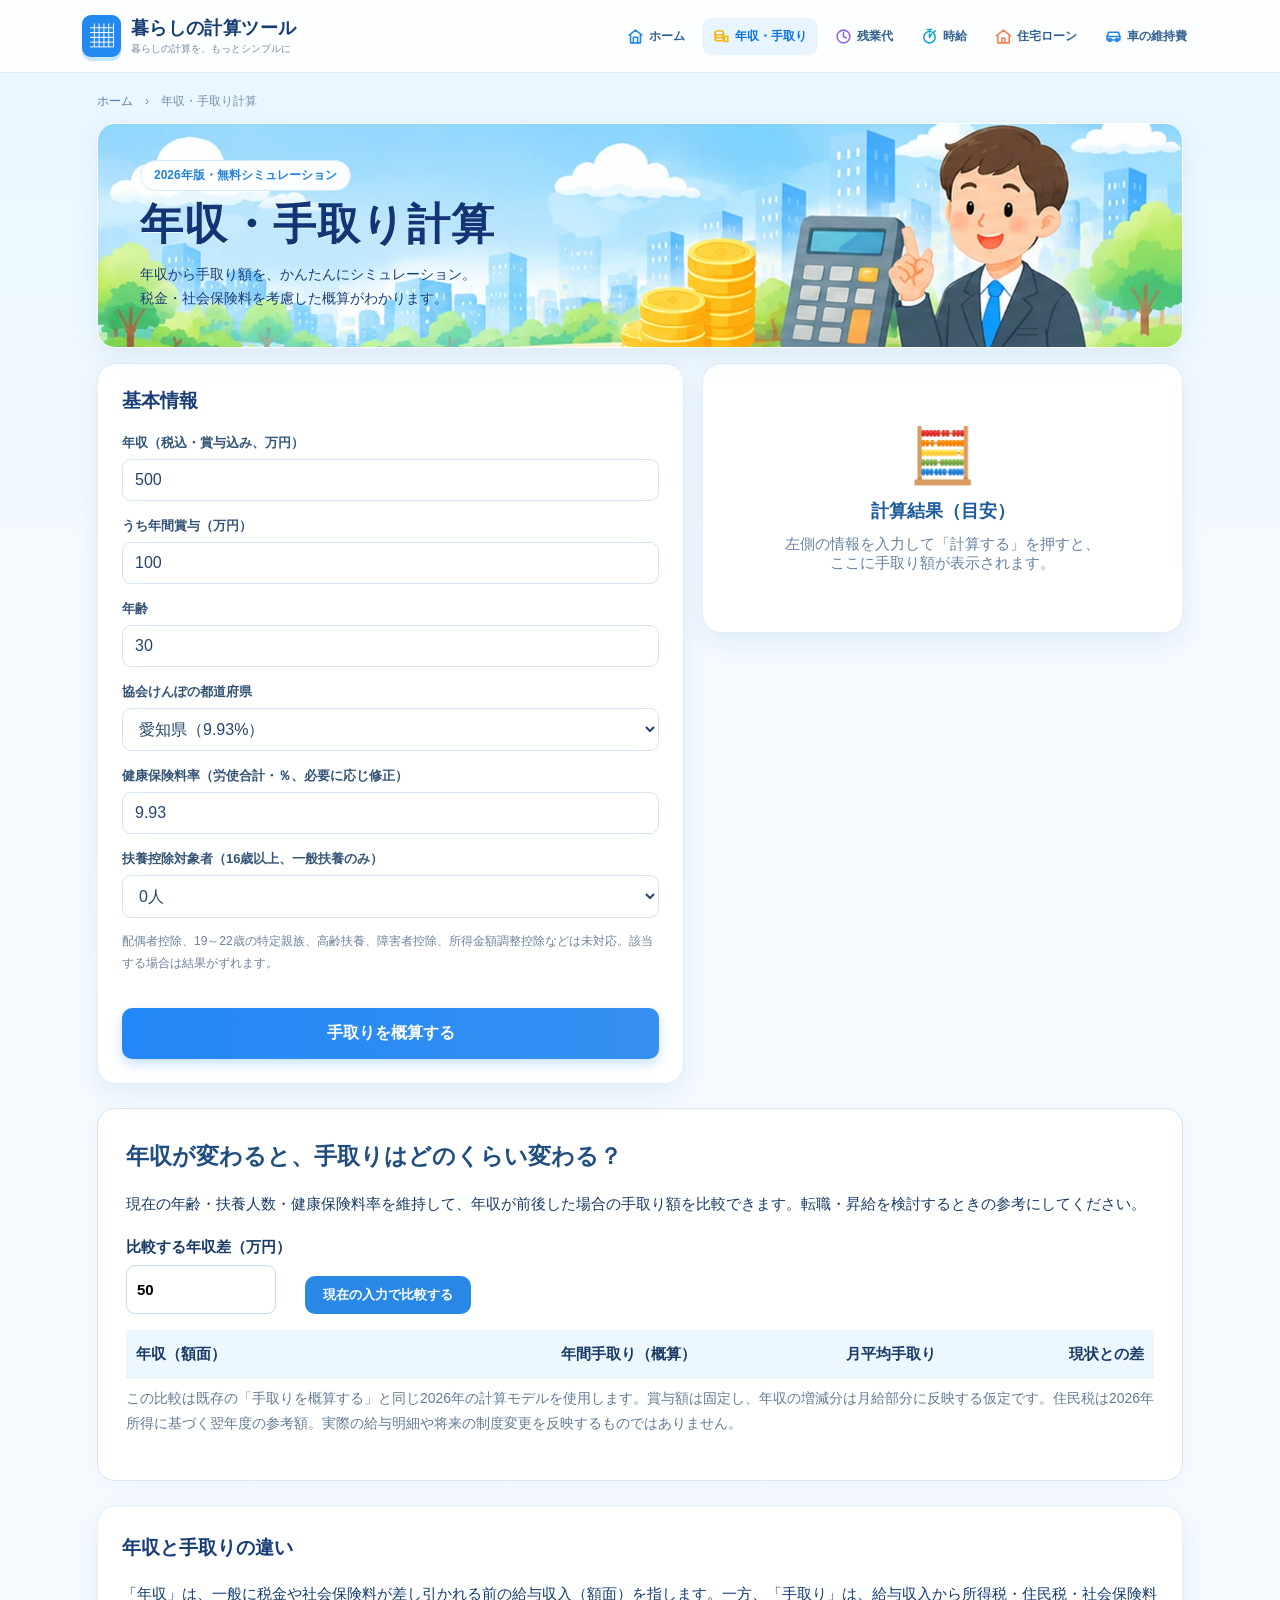
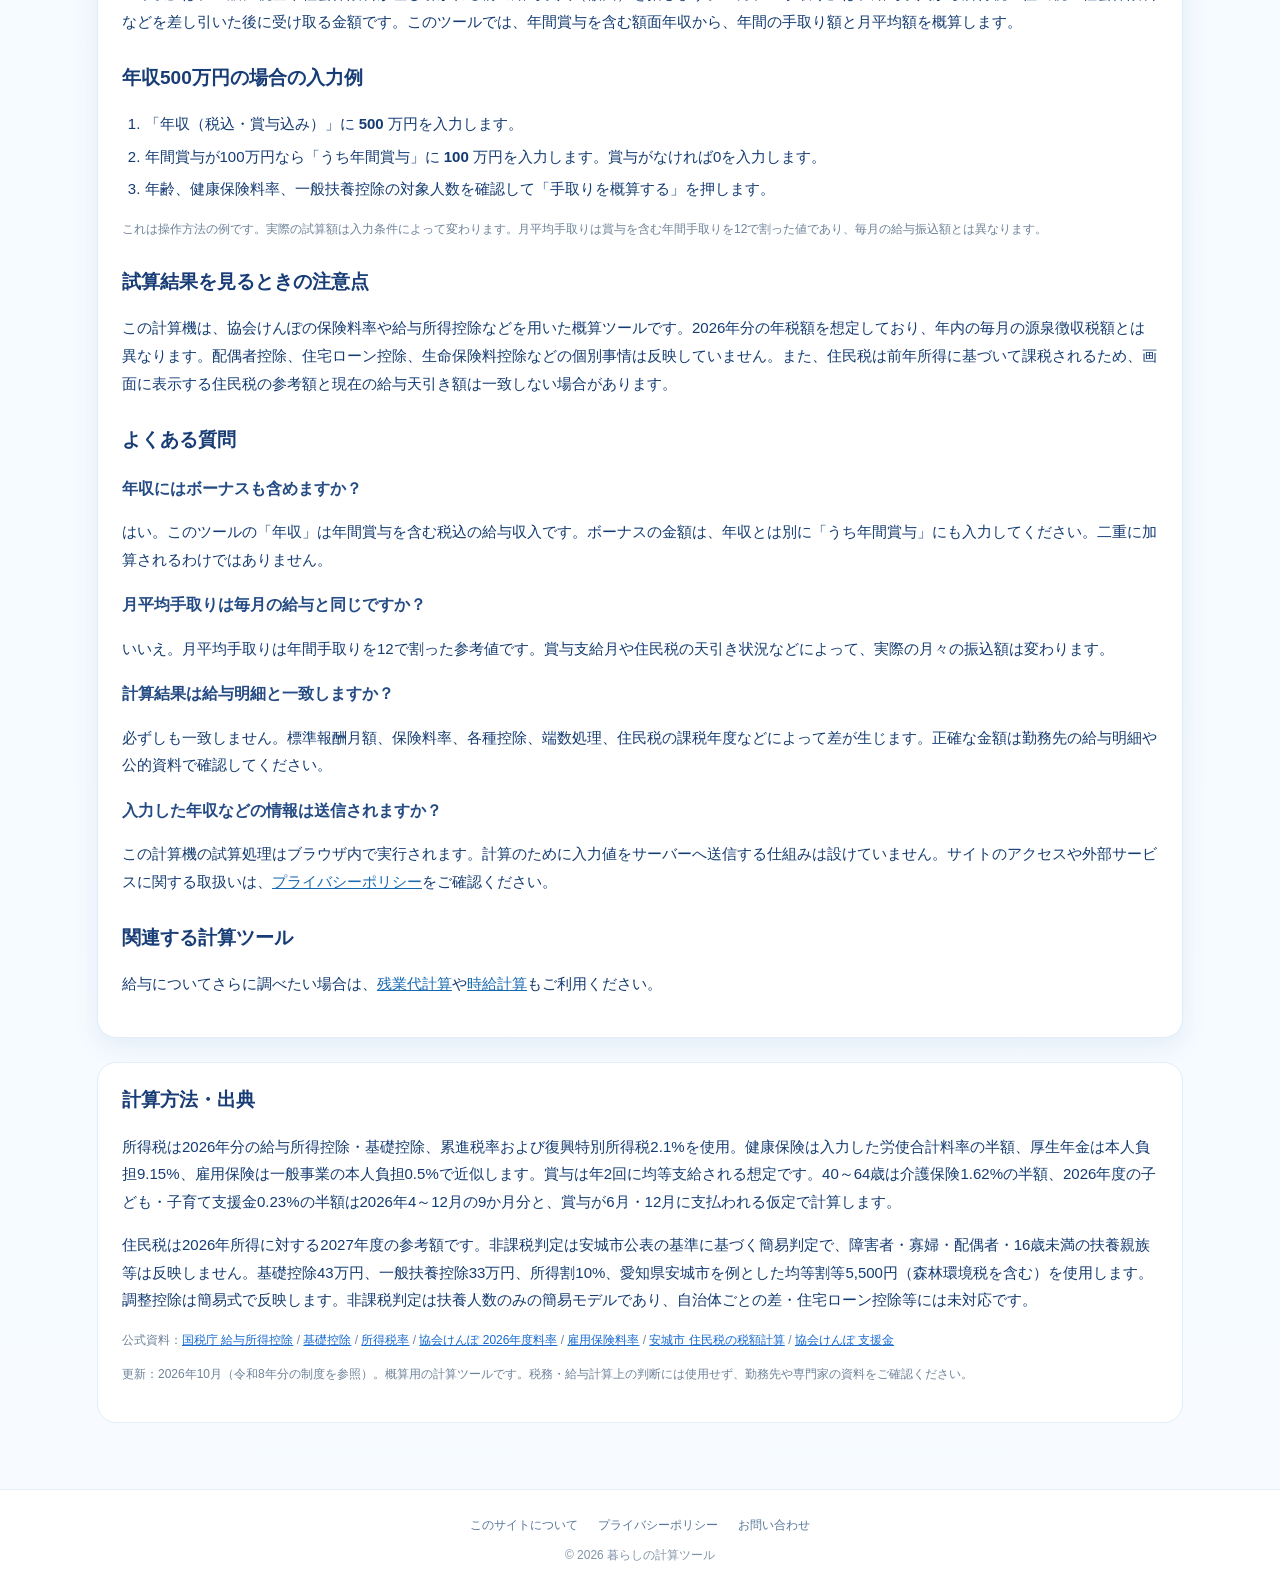
<file: salary.html>
<!DOCTYPE html>

<html lang="ja"><head><meta name="google-adsense-account" content="ca-pub-7493976070389751"><meta charset="utf-8"/><meta content="width=device-width, initial-scale=1" name="viewport"/><title>年収・手取り計算｜税金・社会保険料を考慮して無料試算 - 暮らしの計算ツール</title><meta content="額面年収から所得税・住民税・社会保険料を考慮した手取り額を無料で概算。年齢や賞与などを入力して試算できます。実際の金額とは異なる場合があります。" name="description"/><link href="./assets/a3.css" rel="stylesheet"/><link href="https://babydragon-zh.github.io/salary.html" rel="canonical"/><style>.dev-note,.dev-test{display:none!important}</style><style>.salary-seo-guide{margin:24px 0}.salary-seo-guide .card{line-height:1.85}.salary-seo-guide h2{margin:24px 0 10px}.salary-seo-guide h2:first-child{margin-top:0}.salary-seo-guide h3{font-size:1.02rem;margin:16px 0 6px}.salary-seo-guide ol{padding-left:1.5em}.salary-seo-guide li{margin:5px 0}.salary-seo-guide a{color:#1769b0;text-decoration:underline}</style><style id="phase2-comparison-style">.phase2-panel{margin:24px 0;padding:clamp(18px,3vw,28px);background:#fff;border:1px solid #d5e5f3;border-radius:18px;box-shadow:0 5px 18px #c3d7e522;color:#183b66;line-height:1.8}.phase2-panel h2{margin:0 0 12px;color:#214e81}.phase2-panel p{margin:8px 0 16px}.phase2-controls{display:flex;flex-wrap:wrap;align-items:end;gap:14px;margin:14px 0}.phase2-controls label{display:grid;gap:5px;min-width:145px;font-weight:600}.phase2-controls input{width:150px;max-width:100%;padding:10px;border:1px solid #c5d9e9;border-radius:9px;font:inherit}.phase2-panel button{padding:10px 18px;background:#2987e6;color:white;border:0;border-radius:10px;font-weight:700;cursor:pointer}.phase2-table-wrap{overflow-x:auto}.phase2-table{width:100%;border-collapse:collapse;min-width:390px;font-size:.94rem}.phase2-table th,.phase2-table td{border-bottom:1px solid #e4edf6;padding:10px;text-align:right}.phase2-table th:first-child,.phase2-table td:first-child{text-align:left}.phase2-table thead{background:#edf7ff}.phase2-muted{font-size:.87rem;color:#627b94}.phase2-error{color:#b02929;font-weight:600}@media(max-width:650px){.phase2-panel{padding:17px}.phase2-controls label{min-width:0;flex:1 1 130px}.phase2-controls input{width:100%}}</style></head><body><header class="site-header"><div class="head-inner"><a class="brand" href="./index.html"><span class="brand-mark">▦</span><span><strong>暮らしの計算ツール</strong><small>暮らしの計算を、もっとシンプルに</small></span></a><nav aria-label="メインナビゲーション" class="nav"><a class="" href="./index.html"><img alt="" aria-hidden="true" class="nav-icon" src="./assets/nav-home.svg"/>ホーム</a><a class="active" href="./salary.html"><img alt="" aria-hidden="true" class="nav-icon" src="./assets/nav-salary.svg"/>年収・手取り</a><a class="" href="./overtime.html"><img alt="" aria-hidden="true" class="nav-icon" src="./assets/nav-overtime.svg"/>残業代</a><a class="" href="./hourly.html"><img alt="" aria-hidden="true" class="nav-icon" src="./assets/nav-hourly.svg"/>時給</a><a class="" href="./mortgage.html"><img alt="" aria-hidden="true" class="nav-icon" src="./assets/nav-mortgage.svg"/>住宅ローン</a><a class="" href="./car.html"><img alt="" aria-hidden="true" class="nav-icon" src="./assets/nav-car.svg"/>車の維持費</a></nav></div></header><main class="wrap"><div class="breadcrumbs"><a href="./index.html">ホーム</a>　›　年収・手取り計算</div><section class="hero calc-hero approved-art-hero approved-art-salary"><div><span class="pill">2026年版・無料シミュレーション</span><h1>年収・手取り計算</h1><p>年収から手取り額を、かんたんにシミュレーション。<br/>税金・社会保険料を考慮した概算がわかります。</p></div></section><div class="calc-grid"><section aria-label="入力フォーム"><div class="card"><h2>基本情報</h2><label for="income">年収（税込・賞与込み、万円）</label><input id="income" max="100000" min="0" type="number" value="500"/><label for="bonus">うち年間賞与（万円）</label><input id="bonus" min="0" type="number" value="100"/><label for="age">年齢</label><input id="age" max="100" min="18" type="number" value="30"/><label for="pref">協会けんぽの都道府県</label><select id="pref"><option value="9.93">愛知県（9.93%）</option><option value="10">その他（下の欄で料率指定）</option></select><label for="health">健康保険料率（労使合計・％、必要に応じ修正）</label><input id="health" max="30" min="0" step="0.01" type="number" value="9.93"/><label for="family">扶養控除対象者（16歳以上、一般扶養のみ）</label><select id="family"><option value="0">0人</option><option value="1">1人</option><option value="2">2人</option><option value="3">3人</option></select><p class="muted">配偶者控除、19～22歳の特定親族、高齢扶養、障害者控除、所得金額調整控除などは未対応。該当する場合は結果がずれます。</p><button id="calc">手取りを概算する</button></div></section><section aria-label="計算結果"><div class="result-placeholder" id="result-placeholder"><span class="placeholder-symbol">🧮</span><b>計算結果（目安）</b><span>左側の情報を入力して「計算する」を押すと、<br/>ここに手取り額が表示されます。</span></div><div class="card" hidden="" id="result"><h2>年間の概算結果</h2><div class="hero">年間手取り（推計）<br/><strong id="take">-</strong></div><div class="grid" style="margin-top:14px"><div class="metric">月平均手取り（賞与込み÷12）<strong id="monthly">-</strong></div><div class="metric">社会保険料（本人負担）<strong id="social">-</strong></div><div class="metric">所得税＋復興特別所得税<strong id="tax">-</strong></div><div class="metric">住民税（2026年所得→2027年度の参考額）<strong id="resident">-</strong></div></div><p class="warning">これは給与明細の再現ではありません。社会保険は入力した年収・賞与から標準報酬月額の等級を推定し、標準賞与額は上限を反映しますが、支給月・等級・端数処理の違いで実際の金額とずれます。住民税は前年所得で決まります。本表示は2026年所得に対する2027年度の参考値であり、2026年中の給与天引き額とは異なります。生命保険料控除・住宅ローン控除・配偶者控除・所得金額調整控除等は未反映です。全国一律の正確な手取り額ではありません。</p><div class="muted" id="details" style="line-height:1.9;margin-top:16px"></div></div></section></div><section class="phase2-panel" aria-labelledby="p2-salary-title"><h2 id="p2-salary-title">年収が変わると、手取りはどのくらい変わる？</h2><p>現在の年齢・扶養人数・健康保険料率を維持して、年収が前後した場合の手取り額を比較できます。転職・昇給を検討するときの参考にしてください。</p><div class="phase2-controls"><label for="p2-salary-step">比較する年収差（万円）<input id="p2-salary-step" type="number" min="1" max="1000" step="1" value="50"/></label><button id="p2-salary-run" type="button">現在の入力で比較する</button></div><p class="phase2-error" id="p2-salary-error" role="alert"></p><div class="phase2-table-wrap"><table class="phase2-table"><thead><tr><th>年収（額面）</th><th>年間手取り（概算）</th><th>月平均手取り</th><th>現状との差</th></tr></thead><tbody id="p2-salary-body"></tbody></table></div><p class="phase2-muted">この比較は既存の「手取りを概算する」と同じ2026年の計算モデルを使用します。賞与額は固定し、年収の増減分は月給部分に反映する仮定です。住民税は2026年所得に基づく翌年度の参考額。実際の給与明細や将来の制度変更を反映するものではありません。</p></section><section aria-label="年収と手取りの計算ガイド" class="salary-seo-guide">
<div class="card">
<h2>年収と手取りの違い</h2>
<p>「年収」は、一般に税金や社会保険料が差し引かれる前の給与収入（額面）を指します。一方、「手取り」は、給与収入から所得税・住民税・社会保険料などを差し引いた後に受け取る金額です。このツールでは、年間賞与を含む額面年収から、年間の手取り額と月平均額を概算します。</p>
<h2>年収500万円の場合の入力例</h2>
<ol><li>「年収（税込・賞与込み）」に <strong>500</strong> 万円を入力します。</li><li>年間賞与が100万円なら「うち年間賞与」に <strong>100</strong> 万円を入力します。賞与がなければ0を入力します。</li><li>年齢、健康保険料率、一般扶養控除の対象人数を確認して「手取りを概算する」を押します。</li></ol>
<p class="muted">これは操作方法の例です。実際の試算額は入力条件によって変わります。月平均手取りは賞与を含む年間手取りを12で割った値であり、毎月の給与振込額とは異なります。</p>
<h2>試算結果を見るときの注意点</h2>
<p>この計算機は、協会けんぽの保険料率や給与所得控除などを用いた概算ツールです。2026年分の年税額を想定しており、年内の毎月の源泉徴収税額とは異なります。配偶者控除、住宅ローン控除、生命保険料控除などの個別事情は反映していません。また、住民税は前年所得に基づいて課税されるため、画面に表示する住民税の参考額と現在の給与天引き額は一致しない場合があります。</p>
<h2>よくある質問</h2>
<h3>年収にはボーナスも含めますか？</h3><p>はい。このツールの「年収」は年間賞与を含む税込の給与収入です。ボーナスの金額は、年収とは別に「うち年間賞与」にも入力してください。二重に加算されるわけではありません。</p>
<h3>月平均手取りは毎月の給与と同じですか？</h3><p>いいえ。月平均手取りは年間手取りを12で割った参考値です。賞与支給月や住民税の天引き状況などによって、実際の月々の振込額は変わります。</p>
<h3>計算結果は給与明細と一致しますか？</h3><p>必ずしも一致しません。標準報酬月額、保険料率、各種控除、端数処理、住民税の課税年度などによって差が生じます。正確な金額は勤務先の給与明細や公的資料で確認してください。</p>
<h3>入力した年収などの情報は送信されますか？</h3><p>この計算機の試算処理はブラウザ内で実行されます。計算のために入力値をサーバーへ送信する仕組みは設けていません。サイトのアクセスや外部サービスに関する取扱いは、<a href="./privacy.html">プライバシーポリシー</a>をご確認ください。</p>
<h2>関連する計算ツール</h2><p>給与についてさらに調べたい場合は、<a href="./overtime.html">残業代計算</a>や<a href="./hourly.html">時給計算</a>もご利用ください。</p>
</div></section><section class="calc-notes"><div class="card"><h2>計算方法・出典</h2><p>所得税は2026年分の給与所得控除・基礎控除、累進税率および復興特別所得税2.1%を使用。健康保険は入力した労使合計料率の半額、厚生年金は本人負担9.15%、雇用保険は一般事業の本人負担0.5%で近似します。賞与は年2回に均等支給される想定です。40～64歳は介護保険1.62%の半額、2026年度の子ども・子育て支援金0.23%の半額は2026年4～12月の9か月分と、賞与が6月・12月に支払われる仮定で計算します。</p><p>住民税は2026年所得に対する2027年度の参考額です。非課税判定は安城市公表の基準に基づく簡易判定で、障害者・寡婦・配偶者・16歳未満の扶養親族等は反映しません。基礎控除43万円、一般扶養控除33万円、所得割10%、愛知県安城市を例とした均等割等5,500円（森林環境税を含む）を使用します。調整控除は簡易式で反映します。非課税判定は扶養人数のみの簡易モデルであり、自治体ごとの差・住宅ローン控除等には未対応です。</p><p class="muted">公式資料：<a href="https://www.nta.go.jp/taxes/shiraberu/taxanswer/shotoku/1410.htm" rel="noopener" target="_blank">国税庁 給与所得控除</a> / <a href="https://www.nta.go.jp/taxes/shiraberu/taxanswer/shotoku/1199.htm" rel="noopener" target="_blank">基礎控除</a> / <a href="https://www.nta.go.jp/taxes/shiraberu/taxanswer/shotoku/2260.htm" rel="noopener" target="_blank">所得税率</a> / <a href="https://www.kyoukaikenpo.or.jp/about/business/insurance_rate/rate_prefectures/r08/" rel="noopener" target="_blank">協会けんぽ 2026年度料率</a> / <a href="https://www.mhlw.go.jp/stf/seisakunitsuite/bunya/0000108634.html" rel="noopener" target="_blank">雇用保険料率</a> / <a href="https://www.city.anjo.aichi.jp/kurasu/zeikin/shiminzei/kojinshiminzei/zeigakukeisan.html" rel="noopener" target="_blank">安城市 住民税の税額計算</a> / <a href="https://www.kyoukaikenpo.or.jp/about/business/insurance_rate/003/index.html" rel="noopener" target="_blank">協会けんぽ 支援金</a></p><p class="muted">更新：2026年10月（令和8年分の制度を参照）。概算用の計算ツールです。税務・給与計算上の判断には使用せず、勤務先や専門家の資料をご確認ください。</p></div></section></main><footer class="footer"><div><a href="./about.html">このサイトについて</a><a href="./privacy.html">プライバシーポリシー</a><a href="./contact.html">お問い合わせ</a></div><p>© 2026 暮らしの計算ツール</p></footer><script>
const $=id=>document.getElementById(id),yen=n=>Math.round(n).toLocaleString('ja-JP')+' 円';
$('pref').addEventListener('change',()=>{$('health').value=$('pref').value});
function salaryDeduction(y){if(y<=2200000)return Math.min(y,740000);if(y<=3600000)return y*.3+80000;if(y<=6600000)return y*.2+440000;if(y<=8500000)return y*.1+1100000;return 1950000}
function basic(y){if(y<=4890000)return 1040000;if(y<=6550000)return 670000;if(y<=23500000)return 620000;if(y<=24000000)return 480000;if(y<=24500000)return 320000;if(y<=25000000)return 160000;return 0}
function nationalTax(t){t=Math.floor(Math.max(0,t)/1000)*1000;let r=0,d=0;if(t<1950000){r=.05}else if(t<3300000){r=.1;d=97500}else if(t<6950000){r=.2;d=427500}else if(t<9000000){r=.23;d=636000}else if(t<18000000){r=.33;d=1536000}else if(t<40000000){r=.4;d=2796000}else{r=.45;d=4796000}return Math.max(0,t*r-d)*1.021}
// 協会けんぽ・厚生年金の標準報酬月額の代表的な等級（概算）
const grades=[58000,68000,78000,88000,98000,104000,110000,118000,126000,134000,142000,150000,160000,170000,180000,190000,200000,220000,240000,260000,280000,300000,320000,340000,360000,380000,410000,440000,470000,500000,530000,560000,590000,620000,650000,680000,710000,750000,790000,830000,880000,930000,980000,1030000,1090000,1150000,1210000,1270000,1330000,1390000];
function gradeFor(monthly, pension){
  // 等級表の報酬月額区分（下限以上・上限未満）を使用。
  // 隣接等級の中点が区分境界となる（例：93,000円から98,000円等級）。
  const allowed=grades.filter(g=>pension?(g>=88000&&g<=650000):(g>=58000&&g<=1390000));
  for(let i=0;i<allowed.length-1;i++){
    const boundary=(allowed[i]+allowed[i+1])/2;
    if(monthly<boundary)return allowed[i];
  }
  return allowed[allowed.length-1];
}
function estimate(input){
  const {y,b,age,rate,f}=input;
  // 令和8・9年分：給与収入219.1万～220万円未満の特例（国税庁No.1410）。
  let salary=Math.max(0,y-salaryDeduction(y));
  if(y>=2191000&&y<2193000)salary=1451000;
  else if(y>=2193000&&y<2196000)salary=1453000;
  else if(y>=2196000&&y<2200000)salary=1456000;
  const base=basic(salary);
  const monthly=(y-b)/12;
  const healthGrade=gradeFor(monthly,false),pensionGrade=gradeFor(monthly,true);
  const careRate=age>=40&&age<=64?.0162:0;
  const bonusEach=b/2;
  const healthBonus=Math.min(5730000,Math.floor(b/1000)*1000);
  const pensionBonus=2*Math.min(1500000,Math.floor(bonusEach/1000)*1000);
  const healthBase=healthGrade*12+healthBonus;
  const pensionBase=pensionGrade*12+pensionBonus;
  const healthInsurance=healthBase*rate/100/2;
  const careInsurance=healthBase*careRate/2;
  // 2026年4月開始。年額は制度開始後の料率を12か月適用した比較用の年換算概算。
  const childSupport=(healthGrade*9+healthBonus)*.0023/2;
  const pensionInsurance=pensionBase*.0915;
  const unemployment=y*.005;
  const social=healthInsurance+careInsurance+childSupport+pensionInsurance+unemployment;
  const taxable=Math.max(0,salary-social-base-f*380000);
  const tax=Math.floor(nationalTax(taxable));
  const residentTaxable=Math.max(0,Math.floor((salary-social-430000-f*330000)/1000)*1000);
  // 安城市公表の非課税基準（扶養人数は入力した一般扶養のみの簡易モデル）
  const residentIncomeExempt = salary <= (f===0?450000:350000*(f+1)+420000);
  const residentFlatExempt = salary <= (f===0?420000:320000*(f+1)+289000);
  // 安城市モデル: 均等割4,500円＋森林環境税1,000円。調整控除の最低額2,500円（一般扶養人数による差額は簡易処理）
  const personalDiff=50000+f*50000; // 基礎控除の人的控除差5万円、一般扶養差5万円/人
  const adjust=residentTaxable<=2000000?Math.max(2500,Math.min(personalDiff,residentTaxable)*.05):Math.max(2500,(personalDiff-(residentTaxable-2000000))*.05);
  const residentIncomePart=residentIncomeExempt?0:Math.max(0,Math.floor((residentTaxable*.1-adjust)/100)*100);
  const residentFlatPart=residentFlatExempt?0:5500;
  const resident=residentIncomePart+residentFlatPart;
  return {y,b,salary,base,healthGrade,pensionGrade,healthInsurance,careInsurance,childSupport,pensionInsurance,unemployment,social,taxable,tax,residentTaxable,residentAdjust:residentIncomeExempt?0:adjust,residentIncomePart,residentFlatPart,resident,take:y-social-tax-resident};
}
$('calc').addEventListener('click',()=>{
  const man=Number($('income').value),b=Number($('bonus').value),age=Number($('age').value),rate=Number($('health').value),f=Number($('family').value);
  if(!$('income').value.trim()||!$('bonus').value.trim()||!$('age').value.trim()||!$('health').value.trim()||!Number.isFinite(man)||man<=0||man>100000||!Number.isFinite(b)||b<0||b>man||!Number.isFinite(age)||!Number.isInteger(age)||age<18||age>100||!Number.isFinite(rate)||rate<0||rate>30||!Number.isInteger(f)||f<0||f>3){alert('年収・賞与・年齢・健康保険料率を確認してください。');return}
  const r=estimate({y:man*10000,b:b*10000,age,rate,f});
  $('take').textContent=yen(r.take);
  $('monthly').textContent=yen(r.take/12);
  $('social').textContent=yen(r.social);
  $('tax').textContent=yen(r.tax);
  $('resident').textContent=yen(r.resident);
  $('details').innerHTML='<h3>計算の内訳（概算）</h3>'+[
    ['給与収入',r.y],['給与所得控除（特例・端数調整を含む）',r.y-r.salary],['給与所得',r.salary],
    ['所得税の基礎控除',r.base],['健康保険（本人負担）',r.healthInsurance],['介護保険（40～64歳）',r.careInsurance],['子ども・子育て支援金（4～12月＋賞与2回の仮定）',r.childSupport],
    ['厚生年金',r.pensionInsurance],['雇用保険',r.unemployment],
    ['所得税の課税所得（千円未満切捨て前）',r.taxable],
    ['住民税の課税所得（簡易）',r.residentTaxable],['住民税・調整控除（簡易）',r.residentAdjust],['住民税・所得割（簡易）',r.residentIncomePart],['住民税・均等割＋森林環境税（安城市例）',r.residentFlatPart]
  ].map(([name,val])=>'<div style="display:flex;justify-content:space-between;gap:10px;border-bottom:1px solid #e7edf5;padding:6px 0"><span>'+name+'</span><b>'+yen(val)+'</b></div>').join('')+
  '<p>標準報酬月額の概算：健康保険 '+yen(r.healthGrade)+' ／ 厚生年金 '+yen(r.pensionGrade)+'。賞与は年2回均等支給と仮定。子ども・子育て支援金は2026年4～12月の9か月分と、賞与が6月・12月に各半額支給される仮定です。住民税は2026年所得に対する2027年度の参考額です。非課税判定は安城市公表の基準に基づく簡易判定で、障害者・寡婦・配偶者・16歳未満の扶養親族等は反映しません。</p>';
  $('result').hidden=false;$('result').scrollIntoView({behavior:'smooth'});
});
</script><script>document.getElementById("calc").addEventListener("click",()=>{if(!document.getElementById("result").hidden)document.getElementById("result-placeholder").hidden=true});</script><script id="phase2-comparison-script">
(()=>{'use strict';const $=id=>document.getElementById(id),yen=n=>Math.round(n).toLocaleString('ja-JP')+' 円';$('p2-salary-run').addEventListener('click',()=>{const man=Number($('income').value),bonus=Number($('bonus').value),age=Number($('age').value),rate=Number($('health').value),f=Number($('family').value),step=Number($('p2-salary-step').value),body=$('p2-salary-body'),error=$('p2-salary-error');body.replaceChildren();if(![man,bonus,age,rate,f,step].every(Number.isFinite)||man<=0||man>100000||bonus<0||bonus>man||!Number.isInteger(age)||age<18||age>100||rate<0||rate>30||!Number.isInteger(f)||f<0||f>3||!Number.isInteger(step)||step<1||step>1000){error.textContent='年収・賞与・年齢・保険料率・比較幅を確認してください。';return;}error.textContent='';const current=estimate({y:man*10000,b:bonus*10000,age,rate,f});for(const yman of [man-step,man,man+step]){if(yman<=0||yman<bonus)continue;const r=estimate({y:yman*10000,b:bonus*10000,age,rate,f});const tr=document.createElement('tr');for(const value of [yman.toLocaleString('ja-JP')+'万円',yen(r.take),yen(r.take/12),(r.take-current.take>=0?'+':'−')+yen(Math.abs(r.take-current.take))]){const td=document.createElement('td');td.textContent=value;tr.append(td);}if(yman===man)tr.style.background='#f0f8ff';body.append(tr);}if(!body.children.length)error.textContent='比較できる年収条件がありません。';});})();
</script></body></html>
</file>
<file: assets/a3.css>
:root{--navy:#143c72;--blue:#2685ed;--light:#eaf6ff;--muted:#637d9b;--line:#dfebf6;--shadow:0 9px 26px rgba(32,100,164,.09)}
*{box-sizing:border-box}body{margin:0;background:linear-gradient(180deg,#e8f6ff 0,#f4faff 560px,#f7fbff 100%);color:var(--navy);font-family:-apple-system,BlinkMacSystemFont,'Noto Sans JP','Yu Gothic',Meiryo,sans-serif;font-size:15px}a{color:#166ad0}a:hover{text-decoration:none}.site-header{background:rgba(255,255,255,.93);border-bottom:1px solid #dcecf9}.head-inner{max-width:1160px;margin:auto;min-height:72px;padding:12px 22px;display:flex;align-items:center;justify-content:space-between;gap:20px}.brand{display:flex;align-items:center;gap:10px;text-decoration:none;color:var(--navy);white-space:nowrap}.brand-mark{display:grid;place-items:center;width:39px;height:42px;background:#2389ef;color:white;border-radius:9px;font-size:24px;box-shadow:0 4px 0 #c8e4ff}.brand strong{display:block;font-size:18px;letter-spacing:.02em}.brand small{display:block;font-size:10px;color:#7387a1;margin-top:2px}.nav{display:flex;align-items:center;gap:6px;flex-wrap:wrap}.nav a{padding:10px 11px;border-radius:10px;text-decoration:none;color:#32628f;font-weight:700;font-size:12px;white-space:nowrap}.nav a.active,.nav a:hover{background:#e8f4ff;color:#0874dc}.wrap{max-width:1130px;margin:0 auto;padding:20px 22px 48px}.hero{position:relative;overflow:hidden;min-height:260px;background:linear-gradient(125deg,#f7fcff 10%,#e6f5ff 70%,#d3efff);border-radius:24px;box-shadow:var(--shadow);border:1px solid #fff;display:grid;grid-template-columns:1.06fr .94fr;align-items:center;padding:35px 40px;margin-bottom:18px}.hero:after{content:'';position:absolute;left:0;right:0;bottom:0;height:26px;background:linear-gradient(180deg,transparent,#bde4fb55);pointer-events:none}.hero h1{font-size:clamp(26px,3.6vw,43px);line-height:1.32;letter-spacing:.03em;margin:9px 0 14px;color:#123675}.hero p{line-height:1.85;color:#466b97;margin:0;max-width:480px}.pill{display:inline-block;background:#fff;color:#2483d8;padding:6px 13px;border:1px solid #d3eafd;border-radius:40px;font-size:12px;font-weight:800}.hero-art{height:230px;width:100%;object-fit:contain;object-position:right center;filter:drop-shadow(0 7px 4px #b7d4e84d)}.section-title{margin:28px 0 15px;font-size:21px;color:#173c78}.section-title small{display:block;color:#738aa5;font-size:12px;font-weight:500;margin-top:4px}.tools{display:grid;grid-template-columns:repeat(2,minmax(0,1fr));gap:15px}.tool{min-height:126px;display:flex;align-items:center;gap:17px;background:#fff;border:1px solid #e4eef8;border-radius:18px;box-shadow:var(--shadow);padding:18px 22px;text-decoration:none;color:var(--navy);transition:transform .15s,box-shadow .15s}.tool:hover{transform:translateY(-3px);box-shadow:0 15px 30px #367bb325}.tool-wide{grid-column:1/-1}.tool-icon{width:85px;height:83px;object-fit:contain;flex-shrink:0}.tool strong{font-size:17px;display:block;margin-bottom:8px}.tool small{color:#6681a1;line-height:1.65;font-size:12px;display:block}.tool-arrow{margin-left:auto;color:#2385f0;font-size:30px;font-weight:300}.info-strip{display:grid;grid-template-columns:repeat(3,1fr);gap:14px;margin-top:30px}.info-item{background:#fff9;border:1px solid #e2edf8;border-radius:15px;padding:18px;line-height:1.65;color:#597799;font-size:13px}.info-item strong{display:block;color:#21508a;margin-bottom:5px}.footer{background:white;border-top:1px solid #e2edf8;text-align:center;padding:27px 15px;color:#8294a9;font-size:12px}.footer a{margin:0 10px;color:#57769a;text-decoration:none}.footer p{margin:13px 0 0}.calc-hero{min-height:190px;padding:24px 34px;margin-bottom:18px}.calc-hero h1{font-size:clamp(24px,3vw,35px)}.calc-hero .hero-art{height:165px}.calc-grid{display:grid;grid-template-columns:minmax(0,1.1fr) minmax(0,.9fr);align-items:start;gap:18px}.calc-grid .card{margin:0}.card{background:#fff;border:1px solid #e2edf8;border-radius:19px;box-shadow:var(--shadow);padding:24px;margin:18px 0}.card h2{font-size:19px;margin:0 0 20px;color:#183d76}.card h3{font-size:16px;color:#244b83}.card p{line-height:1.85}.card label{display:block;margin:16px 0 7px;font-weight:700;color:#355577;font-size:13px}.card input,.card select{display:block;width:100%;border:1px solid #d6e3f1;border-radius:9px;padding:11px 12px;background:#fff;color:#26456b;font-size:16px;min-width:0}.card input:focus,.card select:focus{outline:2px solid #96ccff;border-color:#2485e9}.card button{background:linear-gradient(90deg,#2288f7,#368ff1);border:0;border-radius:10px;color:white;font-weight:800;font-size:16px;padding:15px;width:100%;margin-top:22px;cursor:pointer;box-shadow:0 5px 12px #318de444}.card button:hover{filter:brightness(.97)}.card .hero{display:block;min-height:0;padding:22px;background:#eaf7ff;border:0;box-shadow:none;border-radius:13px;margin:0 0 16px;text-align:center;color:#2466a8;font-weight:700}.card .hero strong{display:block;font-size:32px;color:#126ee0;margin-top:9px}.grid{display:grid;grid-template-columns:1fr 1fr;gap:11px}.metric{background:#f2f8ff;border:1px solid #e4f0fa;border-radius:11px;padding:14px;color:#46698d;font-size:12px}.metric strong{display:block;font-size:19px;color:#164f9a;margin-top:7px}.muted{font-size:12px;color:#6d8299}.warning{background:#fff9e8;border-left:4px solid #f1be4a;border-radius:9px;padding:13px}.result-placeholder{background:#fff;border:1px solid #e2edf8;border-radius:19px;box-shadow:var(--shadow);padding:24px;text-align:center;min-height:270px;display:grid;place-content:center;gap:12px;color:#6783a2}.result-placeholder b{color:#1d5b9f;font-size:18px}.result-placeholder .placeholder-symbol{font-size:54px}.calc-notes{margin-top:20px}.calc-notes .card{box-shadow:none}.dev-note{font-size:12px;color:#826421;background:#fff9e8;border-radius:9px;padding:12px 15px;margin-top:16px}.dev-test{margin-top:14px}.dev-test summary{cursor:pointer;color:#55728e;font-size:13px}.dev-test .card{margin-top:9px}.breadcrumbs{font-size:12px;color:#7890a8;margin-bottom:13px}.breadcrumbs a{color:#557ca7;text-decoration:none}
@media(max-width:850px){.head-inner{display:block}.brand{margin-bottom:10px}.nav{overflow-x:auto;flex-wrap:nowrap;padding-bottom:3px}.nav a{padding:8px}.hero{padding:25px;grid-template-columns:1.15fr .85fr}.hero-art{height:185px}.tool-icon{width:65px;height:65px}.tool{padding:15px}.calc-grid{grid-template-columns:1fr 1fr}}
@media(max-width:650px){.wrap{padding:14px 13px 35px}.hero{display:flex;flex-direction:column;align-items:stretch;gap:0;padding:25px 22px 8px;min-height:0}.hero h1{font-size:29px}.hero p{font-size:13px}.hero-art{height:175px;object-position:center}.tools{grid-template-columns:1fr;gap:12px}.tool-wide{grid-column:auto}.tool{min-height:100px;padding:12px 15px}.tool-icon{width:70px;height:70px}.tool strong{font-size:15px;margin-bottom:5px}.info-strip{grid-template-columns:1fr;gap:10px}.calc-grid{grid-template-columns:1fr}.calc-hero{padding:22px 20px 0}.calc-hero .hero-art{height:125px}.card{padding:19px}.grid{grid-template-columns:1fr 1fr}.metric{padding:10px}.metric strong{font-size:16px}.result-placeholder{min-height:150px}.section-title{font-size:19px}}

.tool-icon{object-fit:contain;border-radius:14px;mix-blend-mode:multiply}.hero-art{object-fit:contain;border-radius:18px}

/* Production visual finishing */
.tool-icon{mix-blend-mode:normal;border-radius:0;image-rendering:auto}
.hero-art{border-radius:0}
.hero{isolation:isolate}
.hero::before{content:"";position:absolute;inset:auto 0 0;height:42px;background:linear-gradient(transparent,#d9f0ff66);z-index:-1}
.tool:focus-visible,.nav a:focus-visible{outline:3px solid #2c83e9;outline-offset:3px}
@media(max-width:650px){.tool-icon{width:78px;height:78px}}

/* Full-bleed illustrated hero: real selectable HTML text floats over the landscape. */
.hero{display:flex;align-items:center;min-height:340px;padding:38px 45px;background:#e3f5ff url('./hero-home-full.jpg') center center/cover no-repeat;isolation:isolate}
.hero>div{position:relative;z-index:2;max-width:640px}
.hero .hero-art{display:none!important}
.hero h1{font-size:clamp(30px,3.7vw,48px);text-shadow:0 1px 0 #ffffffaa}
.hero p{font-size:15px;color:#244b7b}
.calc-hero{min-height:245px;background-image:url('./hero-salary-full.jpg');padding:30px 38px}
.calc-hero>div{max-width:670px}
.calc-hero h1{font-size:clamp(26px,3vw,39px)}
@media(max-width:650px){.hero{min-height:330px;padding:25px 22px;background-position:65% center;align-items:flex-start}.hero>div{max-width:100%}.hero h1{font-size:29px}.hero p{font-size:13px;max-width:90%}.calc-hero{min-height:245px;background-position:65% center}.calc-hero h1{font-size:26px}}

/* V3: text-free illustrated backgrounds; characters are separate alpha PNGs. */
.hero{background:#d9f1ff url('./hero-home-landscape.svg') center/cover no-repeat; min-height:290px; padding:32px 42px; margin-bottom:15px; border-radius:20px; display:flex; align-items:center; overflow:hidden}
.hero:before{display:none!important}.hero:after{height:0!important}
.hero>div{z-index:3;max-width:620px}.hero h1{font-size:clamp(31px,3.3vw,43px);margin:8px 0 12px;line-height:1.3}
.hero p{font-size:14px;max-width:490px;line-height:1.8}
.hero-character{position:absolute;z-index:2;right:25px;bottom:-3px;height:82%;width:auto;object-fit:contain;object-position:bottom right;pointer-events:none}
.calc-hero{background-image:url('./hero-salary-landscape.svg');min-height:205px;padding:23px 35px}
.calc-hero .hero-character{height:91%;right:38px}
.calc-hero h1{font-size:clamp(27px,3vw,36px)}
.calc-hero>div{max-width:690px}
@media(min-width:900px){.hero>div{max-width:60%}.calc-hero>div{max-width:70%}}
@media(max-width:650px){.hero{min-height:320px;padding:22px 19px;align-items:flex-start;background-position:60% center}.hero>div{max-width:100%}.hero h1{font-size:28px}.hero p{font-size:12px;max-width:82%}.hero-character{height:47%;right:3px}.calc-hero{min-height:275px}.calc-hero .hero-character{height:55%;right:4px}.calc-hero h1{font-size:27px}}
/* Results have a clear hierarchy and display after user calculates. */
#result .hero{background:linear-gradient(135deg,#e4f5ff,#f3fbff)!important;min-height:0!important;padding:20px!important}
#result .hero strong{font-size:clamp(27px,3vw,40px)}

/* Approved six-banner illustration collection: no baked-in text, no character cutouts */
.hero.approved-art-hero{min-height:265px;background-image:url('./banner-home.webp')!important;background-position:center center!important;background-size:cover!important;padding:30px 42px!important;border-radius:18px!important;display:flex!important;align-items:center!important}
.hero.approved-art-salary{min-height:225px;background-image:url('./banner-salary.webp')!important}
.hero.approved-art-hero>div{position:relative;z-index:2;max-width:54%!important}
.hero.approved-art-hero h1{font-size:clamp(29px,3.5vw,43px);line-height:1.22;margin:7px 0 12px}
.hero.approved-art-hero p{font-size:14px;line-height:1.7;color:#173d76}
.hero.approved-art-hero .pill{background:#fffffff2}
.nav a{display:inline-flex;align-items:center;gap:5px}
.nav-icon{width:17px;height:17px;display:block;flex-shrink:0}
@media(max-width:650px){.hero.approved-art-hero{min-height:330px!important;padding:20px!important;background-size:auto 100%!important;background-position:65% center!important;align-items:flex-start!important}.hero.approved-art-hero>div{max-width:90%!important}.hero.approved-art-hero h1{font-size:27px}.hero.approved-art-hero p{font-size:12px;max-width:85%}.hero.approved-art-salary{min-height:300px!important;background-position:68% center!important}.nav-icon{width:16px;height:16px}}

/* Mobile readability: text and illustration occupy separate zones, no overlap. */
@media (max-width:650px){
 .hero.approved-art-hero{display:flex!important;flex-direction:column!important;align-items:stretch!important;justify-content:flex-start!important;min-height:0!important;padding:20px 18px 0!important;background-image:none!important;background-color:#eaf7ff!important;overflow:hidden!important;gap:0!important}
 .hero.approved-art-hero>div{width:100%!important;max-width:100%!important;flex:none!important}
 .hero.approved-art-hero h1{font-size:clamp(25px,7vw,30px)!important;line-height:1.3!important}
 .hero.approved-art-hero p{max-width:100%!important;font-size:13px!important;line-height:1.65!important}
 .hero.approved-art-hero::before{content:''!important;display:block!important;position:relative!important;inset:auto!important;width:calc(100% + 36px)!important;height:auto!important;aspect-ratio:4.5/1!important;flex-shrink:0!important;margin:12px -18px 0!important;background-image:url('./banner-home.webp')!important;background-position:center center!important;background-size:100% 100%!important;background-repeat:no-repeat!important;z-index:0!important}
 .hero.approved-art-salary::before{background-image:url('./banner-salary.webp')!important}
 .hero.approved-art-hero::after{display:none!important}
}
</file>
